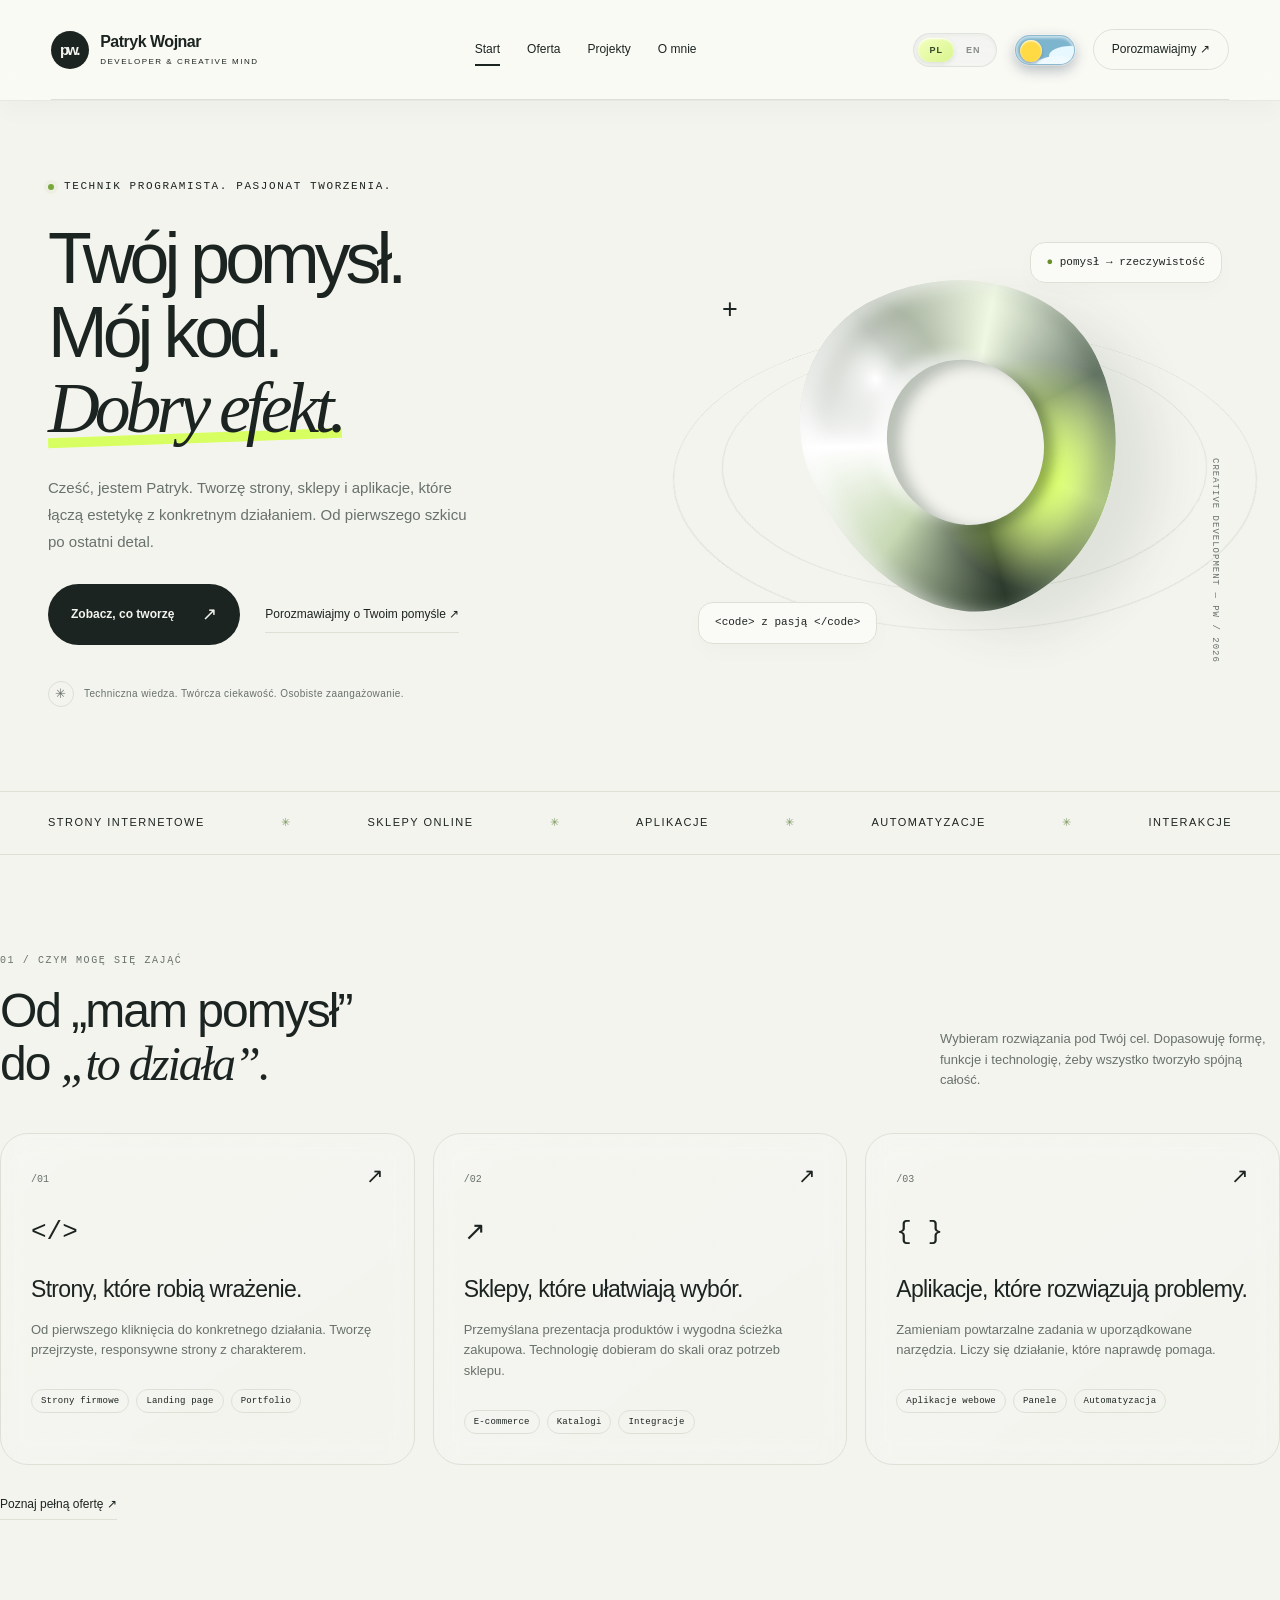
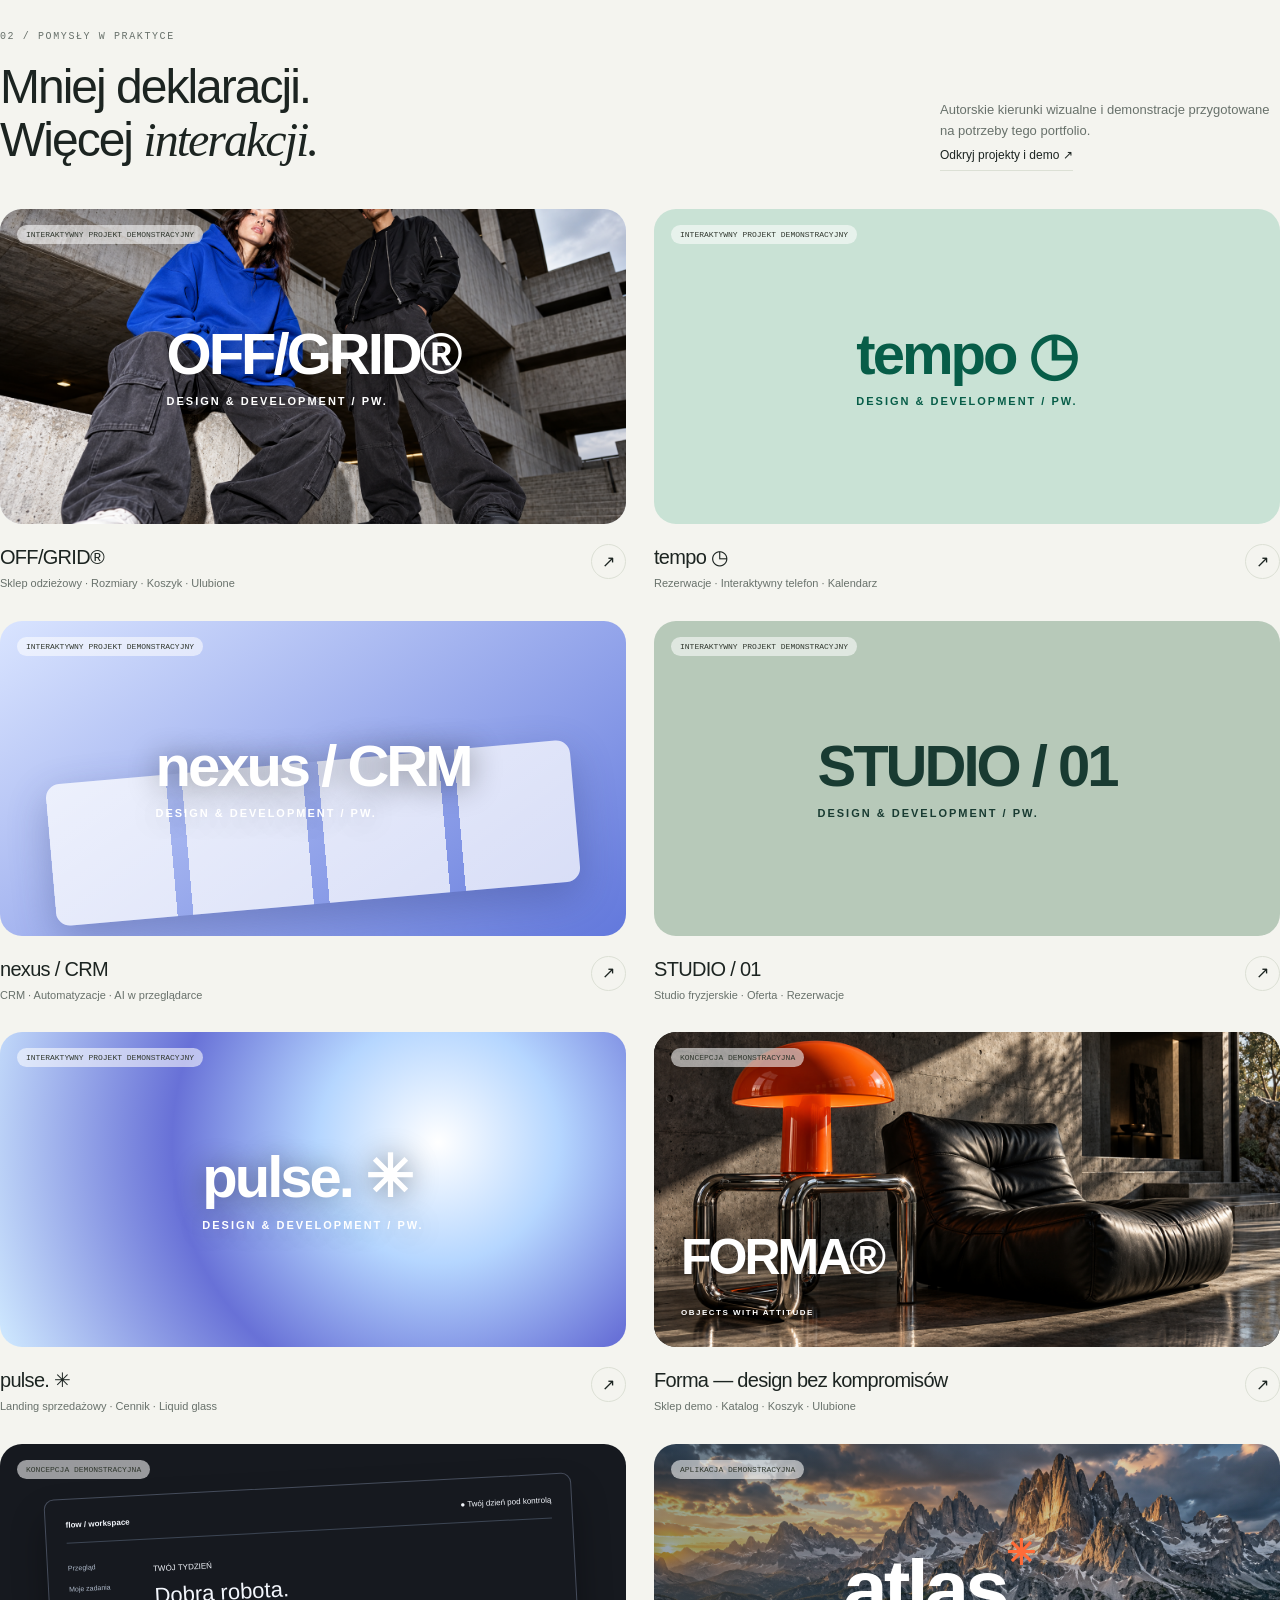
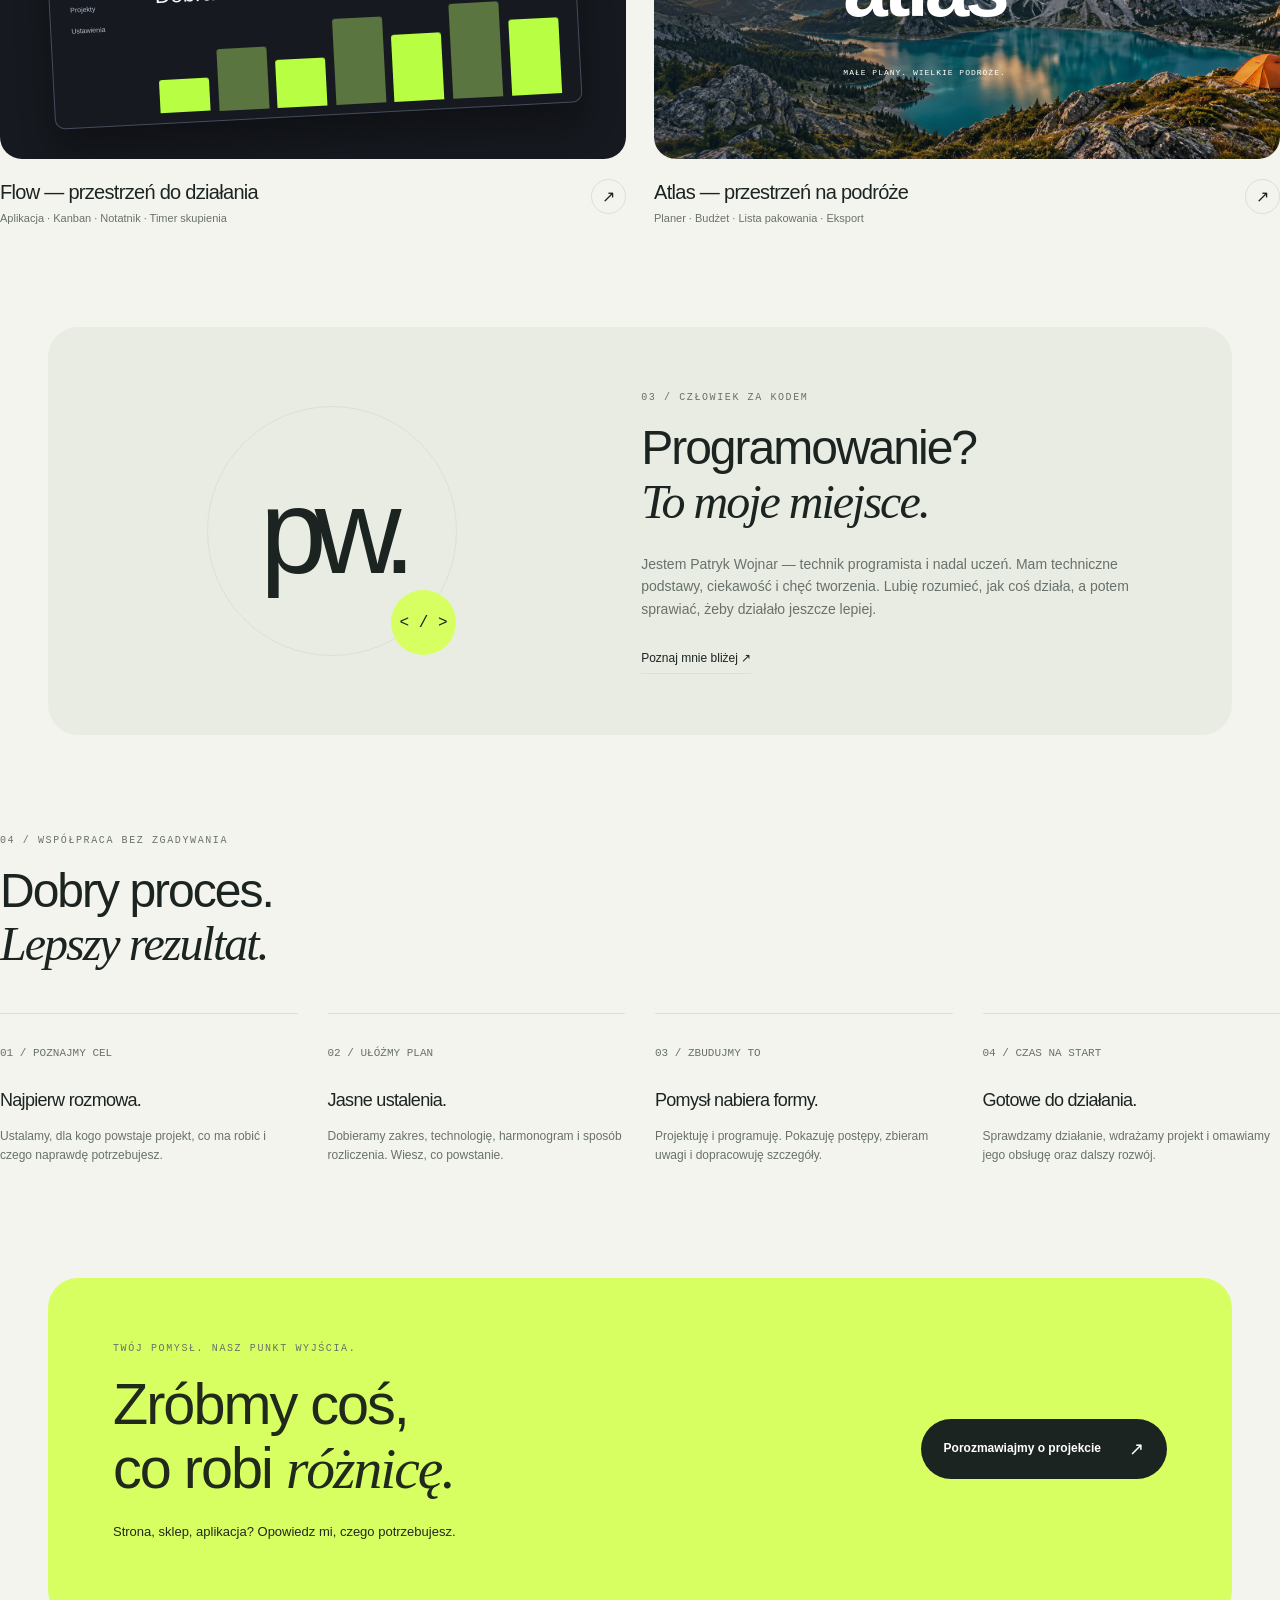
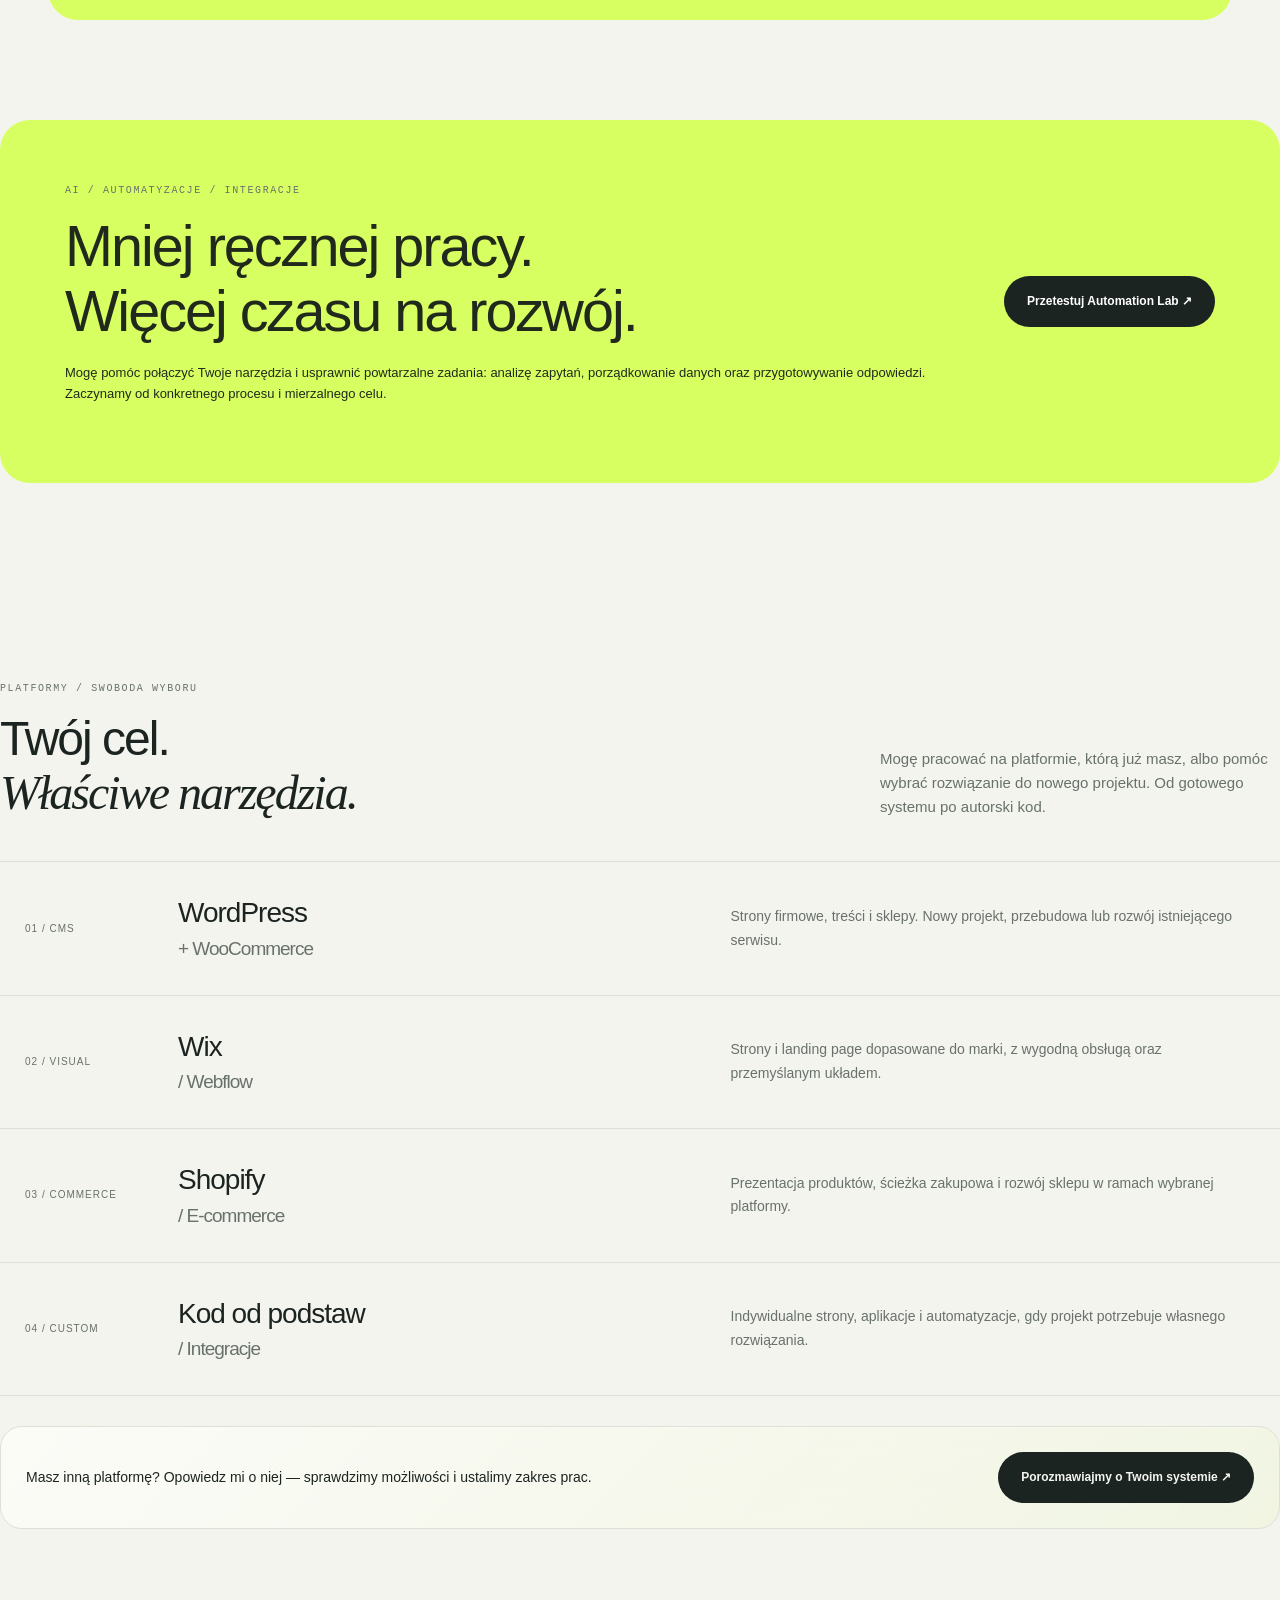
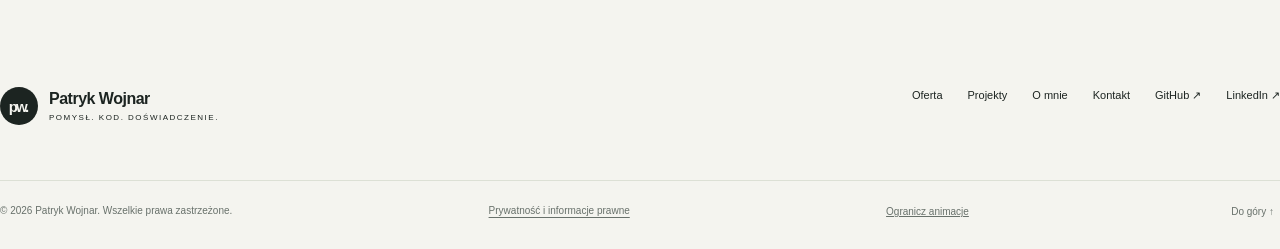
<file: index.html>
<!doctype html><html lang="pl"><head><meta charset="UTF-8"><meta name="viewport" content="width=device-width,initial-scale=1"><meta name="theme-color" content="#f4f4ef"><title>Patryk Wojnar — programista | Strony, sklepy i aplikacje</title><meta name="description" content="Patryk Wojnar — technik programista, uczeń i pasjonat. Strony internetowe, sklepy, aplikacje i interaktywne doświadczenia. Porozmawiajmy o Twoim projekcie."><meta property="og:title" content="Patryk Wojnar — programista | Strony, sklepy i aplikacje"><meta property="og:description" content="Twój pomysł. Mój kod. Dobry efekt. Poznaj moje portfolio i porozmawiajmy o Twoim projekcie."><meta property="og:type" content="website"><meta property="og:locale" content="pl_PL"><link rel="icon" href="assets/favicon.svg" type="image/svg+xml"><link rel="stylesheet" href="assets/style.css"><script type="application/ld+json">{"@context": "https://schema.org", "@type": "Person", "name": "Patryk Wojnar", "jobTitle": "Technik programista", "email": "patrykwojnar001@gmail.com", "telephone": "+48502317200", "sameAs": ["https://github.com/patrykwojnar01", "https://www.linkedin.com/in/patryk-wojnar-71746a39a/"]}</script><script src="assets/app.js" defer></script><script src="prace/shared/translations.js" defer></script><script src="prace/shared/i18n.js" defer></script><link rel="stylesheet" href="prace/shared/language.css"></head><body><a class="skip" href="#main">Przejdź do treści</a><header class="container"><nav class="nav" aria-label="Nawigacja główna"><a class="brand" href="index.html"><span class="brand-mark">pw.</span><span>Patryk Wojnar<small>DEVELOPER & CREATIVE MIND</small></span></a><div class="nav-links" id="nav-links"><a href="index.html" aria-current="page">Start</a><a href="oferta.html">Oferta</a><a href="projekty.html">Projekty</a><a href="o-mnie.html">O mnie</a><a href="kontakt.html" class="mobile-contact">Kontakt</a></div><div class="nav-end"><button class="theme" type="button" role="switch" aria-checked="false" aria-label="Tryb ciemny" title="Zmień motyw"></button><a class="nav-contact" href="kontakt.html">Porozmawiajmy ↗</a><button class="menu-button" aria-expanded="false" aria-controls="nav-links">Menu +</button></div></nav></header><main id="main"><section class="container hero"><div><div class="eyebrow"><span class="status-dot"></span>TECHNIK PROGRAMISTA. PASJONAT TWORZENIA.</div><h1>Twój pomysł.<br>Mój kod.<br><span class="serif">Dobry efekt.</span></h1><p class="hero-copy">Cześć, jestem Patryk. Tworzę strony, sklepy i aplikacje, które łączą estetykę z konkretnym działaniem. Od pierwszego szkicu po ostatni detal.</p><div class="actions"><a class="button" href="projekty.html">Zobacz, co tworzę <span class="arrow">↗</span></a><a class="text-link" href="kontakt.html">Porozmawiajmy o Twoim pomyśle ↗</a></div><div class="hero-note"><span>✳</span>Techniczna wiedza. Twórcza ciekawość. Osobiste zaangażowanie.</div></div><div class="visual" aria-hidden="true"><div class="orbital"></div><div class="orbital second"></div><div class="liquid"></div><span class="cross">+</span><div class="float-label top"><b>●</b> pomysł → rzeczywistość</div><div class="float-label bottom">&lt;code&gt; z pasją &lt;/code&gt;</div><span class="visual-caption">CREATIVE DEVELOPMENT — PW / 2026</span></div></section><div class="ticker"><div class="container ticker-inner"><span>STRONY INTERNETOWE</span><i>✳</i><span>SKLEPY ONLINE</span><i>✳</i><span>APLIKACJE</span><i>✳</i><span>AUTOMATYZACJE</span><i>✳</i><span>INTERAKCJE</span></div></div><section class="container section"><div class="section-head reveal"><div><div class="section-tag">01 / CZYM MOGĘ SIĘ ZAJĄĆ</div><h2>Od „mam pomysł”<br>do <span class="serif">„to działa”.</span></h2></div><p>Wybieram rozwiązania pod Twój cel. Dopasowuję formę, funkcje i technologię, żeby wszystko tworzyło spójną całość.</p></div><div class="services-grid"><article class="service-card reveal"><span class="card-number">/01</span><span class="corner">↗</span><div class="service-icon" aria-hidden="true">&lt;/&gt;</div><h3>Strony, które robią wrażenie.</h3><p>Od pierwszego kliknięcia do konkretnego działania. Tworzę przejrzyste, responsywne strony z charakterem.</p><div class="tags"><span class="tag">Strony firmowe</span><span class="tag">Landing page</span><span class="tag">Portfolio</span></div><a href="oferta.html" aria-label="Strony, które robią wrażenie."></a></article><article class="service-card reveal"><span class="card-number">/02</span><span class="corner">↗</span><div class="service-icon" aria-hidden="true">↗</div><h3>Sklepy, które ułatwiają wybór.</h3><p>Przemyślana prezentacja produktów i wygodna ścieżka zakupowa. Technologię dobieram do skali oraz potrzeb sklepu.</p><div class="tags"><span class="tag">E-commerce</span><span class="tag">Katalogi</span><span class="tag">Integracje</span></div><a href="oferta.html" aria-label="Sklepy, które ułatwiają wybór."></a></article><article class="service-card reveal"><span class="card-number">/03</span><span class="corner">↗</span><div class="service-icon" aria-hidden="true">{ }</div><h3>Aplikacje, które rozwiązują problemy.</h3><p>Zamieniam powtarzalne zadania w uporządkowane narzędzia. Liczy się działanie, które naprawdę pomaga.</p><div class="tags"><span class="tag">Aplikacje webowe</span><span class="tag">Panele</span><span class="tag">Automatyzacja</span></div><a href="oferta.html" aria-label="Aplikacje, które rozwiązują problemy."></a></article></div><div style="margin-top:25px"><a class="text-link" href="oferta.html">Poznaj pełną ofertę ↗</a></div></section><section class="container section" style="padding-top:15px"><div class="section-head reveal"><div><div class="section-tag">02 / POMYSŁY W PRAKTYCE</div><h2>Mniej deklaracji.<br>Więcej <span class="serif">interakcji.</span></h2></div><div><p>Autorskie kierunki wizualne i demonstracje przygotowane na potrzeby tego portfolio.</p><a class="text-link" href="projekty.html">Odkryj projekty i demo ↗</a></div></div><div class="projects"><article class="project reveal" data-category="web"><a href="prace/offgrid/index.html"><div class="project-visual new-preview offgrid-preview"><span class="demo-badge">INTERAKTYWNY PROJEKT DEMONSTRACYJNY</span><img src="prace/shared/media/fashion.png" alt="OFF/GRID®" loading="lazy"><div class="new-word">OFF/GRID®<small>DESIGN & DEVELOPMENT / PW.</small></div></div><div class="project-info"><div><h3>OFF/GRID®</h3><p>Sklep odzieżowy · Rozmiary · Koszyk · Ulubione</p></div><span class="round-arrow">↗</span></div></a></article><article class="project reveal" data-category="app"><a href="prace/tempo/index.html"><div class="project-visual new-preview tempo-preview"><span class="demo-badge">INTERAKTYWNY PROJEKT DEMONSTRACYJNY</span><div class="new-word">tempo ◷<small>DESIGN & DEVELOPMENT / PW.</small></div></div><div class="project-info"><div><h3>tempo ◷</h3><p>Rezerwacje · Interaktywny telefon · Kalendarz</p></div><span class="round-arrow">↗</span></div></a></article><article class="project reveal" data-category="app"><a href="prace/nexus/index.html"><div class="project-visual new-preview nexus-preview"><span class="demo-badge">INTERAKTYWNY PROJEKT DEMONSTRACYJNY</span><div class="new-word">nexus / CRM<small>DESIGN & DEVELOPMENT / PW.</small></div></div><div class="project-info"><div><h3>nexus / CRM</h3><p>CRM · Automatyzacje · AI w przeglądarce</p></div><span class="round-arrow">↗</span></div></a></article><article class="project reveal" data-category="web"><a href="prace/studio/index.html"><div class="project-visual new-preview studio-preview"><span class="demo-badge">INTERAKTYWNY PROJEKT DEMONSTRACYJNY</span><div class="new-word">STUDIO / 01<small>DESIGN & DEVELOPMENT / PW.</small></div></div><div class="project-info"><div><h3>STUDIO / 01</h3><p>Studio fryzjerskie · Oferta · Rezerwacje</p></div><span class="round-arrow">↗</span></div></a></article><article class="project reveal" data-category="web"><a href="prace/pulse/index.html"><div class="project-visual new-preview pulse-preview"><span class="demo-badge">INTERAKTYWNY PROJEKT DEMONSTRACYJNY</span><div class="new-word">pulse. ✳<small>DESIGN & DEVELOPMENT / PW.</small></div></div><div class="project-info"><div><h3>pulse. ✳</h3><p>Landing sprzedażowy · Cennik · Liquid glass</p></div><span class="round-arrow">↗</span></div></a></article><article class="project reveal" data-category="web"><a href="prace/forma/index.html"><div class="project-visual"><span class="demo-badge">KONCEPCJA DEMONSTRACYJNA</span><img class="project-cover-photo" src="prace/shared/media/store-hero.png" alt="Forma — sklep z wyrazistym designem" loading="lazy"><div class="project-cover-word">FORMA®<small>OBJECTS WITH ATTITUDE</small></div></div><div class="project-info"><div><h3>Forma — design bez kompromisów</h3><p>Sklep demo · Katalog · Koszyk · Ulubione</p></div><span class="round-arrow">↗</span></div></a></article><article class="project reveal" data-category="app"><a href="prace/flow/index.html"><div class="project-visual green"><span class="demo-badge">KONCEPCJA DEMONSTRACYJNA</span><div class="mock-dashboard" aria-hidden="true"><div class="mock-top"><b>flow / workspace</b><span>● Twój dzień pod kontrolą</span></div><div class="dashboard-body"><div class="mock-sidebar">Przegląd<br>Moje zadania<br>Projekty<br>Ustawienia</div><div class="mock-chart"><small style="font-size:8px">TWÓJ TYDZIEŃ</small><h4>Dobra robota.</h4><div class="chart"><i style="height:35%"></i><i style="height:65%"></i><i style="height:50%"></i><i style="height:90%"></i><i style="height:70%"></i><i style="height:100%"></i><i style="height:80%"></i></div></div></div></div></div><div class="project-info"><div><h3>Flow — przestrzeń do działania</h3><p>Aplikacja · Kanban · Notatnik · Timer skupienia</p></div><span class="round-arrow">↗</span></div></a></article><article class="project reveal" data-category="app"><a href="prace/atlas/index.html"><div class="project-visual atlas-preview"><span class="demo-badge">APLIKACJA DEMONSTRACYJNA</span><div class="atlas-preview-sun"></div><div class="atlas-preview-mountain"></div><div class="atlas-preview-type">atlas<span>✳</span><small>MAŁE PLANY. WIELKIE PODRÓŻE.</small></div></div><div class="project-info"><div><h3>Atlas — przestrzeń na podróże</h3><p>Planer · Budżet · Lista pakowania · Eksport</p></div><span class="round-arrow">↗</span></div></a></article></div></section><section class="container"><div class="about-strip reveal"><div class="about-monogram" aria-hidden="true">pw.</div><div><div class="section-tag">03 / CZŁOWIEK ZA KODEM</div><h2>Programowanie?<br><span class="serif">To moje miejsce.</span></h2><p>Jestem Patryk Wojnar — technik programista i nadal uczeń. Mam techniczne podstawy, ciekawość i chęć tworzenia. Lubię rozumieć, jak coś działa, a potem sprawiać, żeby działało jeszcze lepiej.</p><a class="text-link" href="o-mnie.html">Poznaj mnie bliżej ↗</a></div></div></section><section class="container section"><div class="section-head reveal"><div><div class="section-tag">04 / WSPÓŁPRACA BEZ ZGADYWANIA</div><h2>Dobry proces.<br><span class="serif">Lepszy rezultat.</span></h2></div></div><div class="process"><div class="process-item reveal"><span>01 / POZNAJMY CEL</span><h3>Najpierw rozmowa.</h3><p>Ustalamy, dla kogo powstaje projekt, co ma robić i czego naprawdę potrzebujesz.</p></div><div class="process-item reveal"><span>02 / UŁÓŻMY PLAN</span><h3>Jasne ustalenia.</h3><p>Dobieramy zakres, technologię, harmonogram i sposób rozliczenia. Wiesz, co powstanie.</p></div><div class="process-item reveal"><span>03 / ZBUDUJMY TO</span><h3>Pomysł nabiera formy.</h3><p>Projektuję i programuję. Pokazuję postępy, zbieram uwagi i dopracowuję szczegóły.</p></div><div class="process-item reveal"><span>04 / CZAS NA START</span><h3>Gotowe do działania.</h3><p>Sprawdzamy działanie, wdrażamy projekt i omawiamy jego obsługę oraz dalszy rozwój.</p></div></div></section><section class="container"><div class="cta reveal"><div><div class="section-tag">TWÓJ POMYSŁ. NASZ PUNKT WYJŚCIA.</div><h2>Zróbmy coś,<br>co robi <span class="serif">różnicę.</span></h2><p>Strona, sklep, aplikacja? Opowiedz mi, czego potrzebujesz.</p></div><a class="button" href="kontakt.html">Porozmawiajmy o projekcie <span class="arrow">↗</span></a></div></section><section class="container section"><div class="cta"><div><div class="section-tag">AI / AUTOMATYZACJE / INTEGRACJE</div><h2>Mniej ręcznej pracy.<br>Więcej czasu na rozwój.</h2><p>Mogę pomóc połączyć Twoje narzędzia i usprawnić powtarzalne zadania: analizę zapytań, porządkowanie danych oraz przygotowywanie odpowiedzi. Zaczynamy od konkretnego procesu i mierzalnego celu.</p></div><a class="button" href="prace/nexus/index.html#intake">Przetestuj Automation Lab ↗</a></div></section><section class="container section platform-section" id="platformy"><div class="section-head"><div><div class="section-tag">PLATFORMY / SWOBODA WYBORU</div><h2>Twój cel.<br><span class="serif">Właściwe narzędzia.</span></h2></div><p>Mogę pracować na platformie, którą już masz, albo pomóc wybrać rozwiązanie do nowego projektu. Od gotowego systemu po autorski kod.</p></div><div class="platform-list"><div class="platform-row"><span class="platform-number">01 / CMS</span><h3>WordPress<span> + WooCommerce</span></h3><p>Strony firmowe, treści i sklepy. Nowy projekt, przebudowa lub rozwój istniejącego serwisu.</p></div><div class="platform-row"><span class="platform-number">02 / VISUAL</span><h3>Wix<span> / Webflow</span></h3><p>Strony i landing page dopasowane do marki, z wygodną obsługą oraz przemyślanym układem.</p></div><div class="platform-row"><span class="platform-number">03 / COMMERCE</span><h3>Shopify<span> / E-commerce</span></h3><p>Prezentacja produktów, ścieżka zakupowa i rozwój sklepu w ramach wybranej platformy.</p></div><div class="platform-row"><span class="platform-number">04 / CUSTOM</span><h3>Kod od podstaw<span> / Integracje</span></h3><p>Indywidualne strony, aplikacje i automatyzacje, gdy projekt potrzebuje własnego rozwiązania.</p></div></div><div class="platform-bottom"><p>Masz inną platformę? Opowiedz mi o niej — sprawdzimy możliwości i ustalimy zakres prac.</p><a class="button" href="kontakt.html">Porozmawiajmy o Twoim systemie ↗</a></div></section></main><footer class="container footer"><div class="footer-top"><a class="brand" href="index.html"><span class="brand-mark">pw.</span><span>Patryk Wojnar<small>POMYSŁ. KOD. DOŚWIADCZENIE.</small></span></a><div class="footer-links"><a href="oferta.html">Oferta</a><a href="projekty.html">Projekty</a><a href="o-mnie.html">O mnie</a><a href="kontakt.html">Kontakt</a><a href="https://github.com/patrykwojnar01" target="_blank" rel="noopener noreferrer">GitHub ↗</a><a href="https://www.linkedin.com/in/patryk-wojnar-71746a39a/" target="_blank" rel="noopener noreferrer">LinkedIn ↗</a></div></div><div class="footer-bottom"><span>© <span data-year>2026</span> Patryk Wojnar. Wszelkie prawa zastrzeżone.</span><a href="prywatnosc.html">Prywatność i informacje prawne</a><button class="motion-toggle" aria-pressed="false">Ogranicz animacje</button><button class="back-top">Do góry ↑</button></div></footer></body></html>
</file>
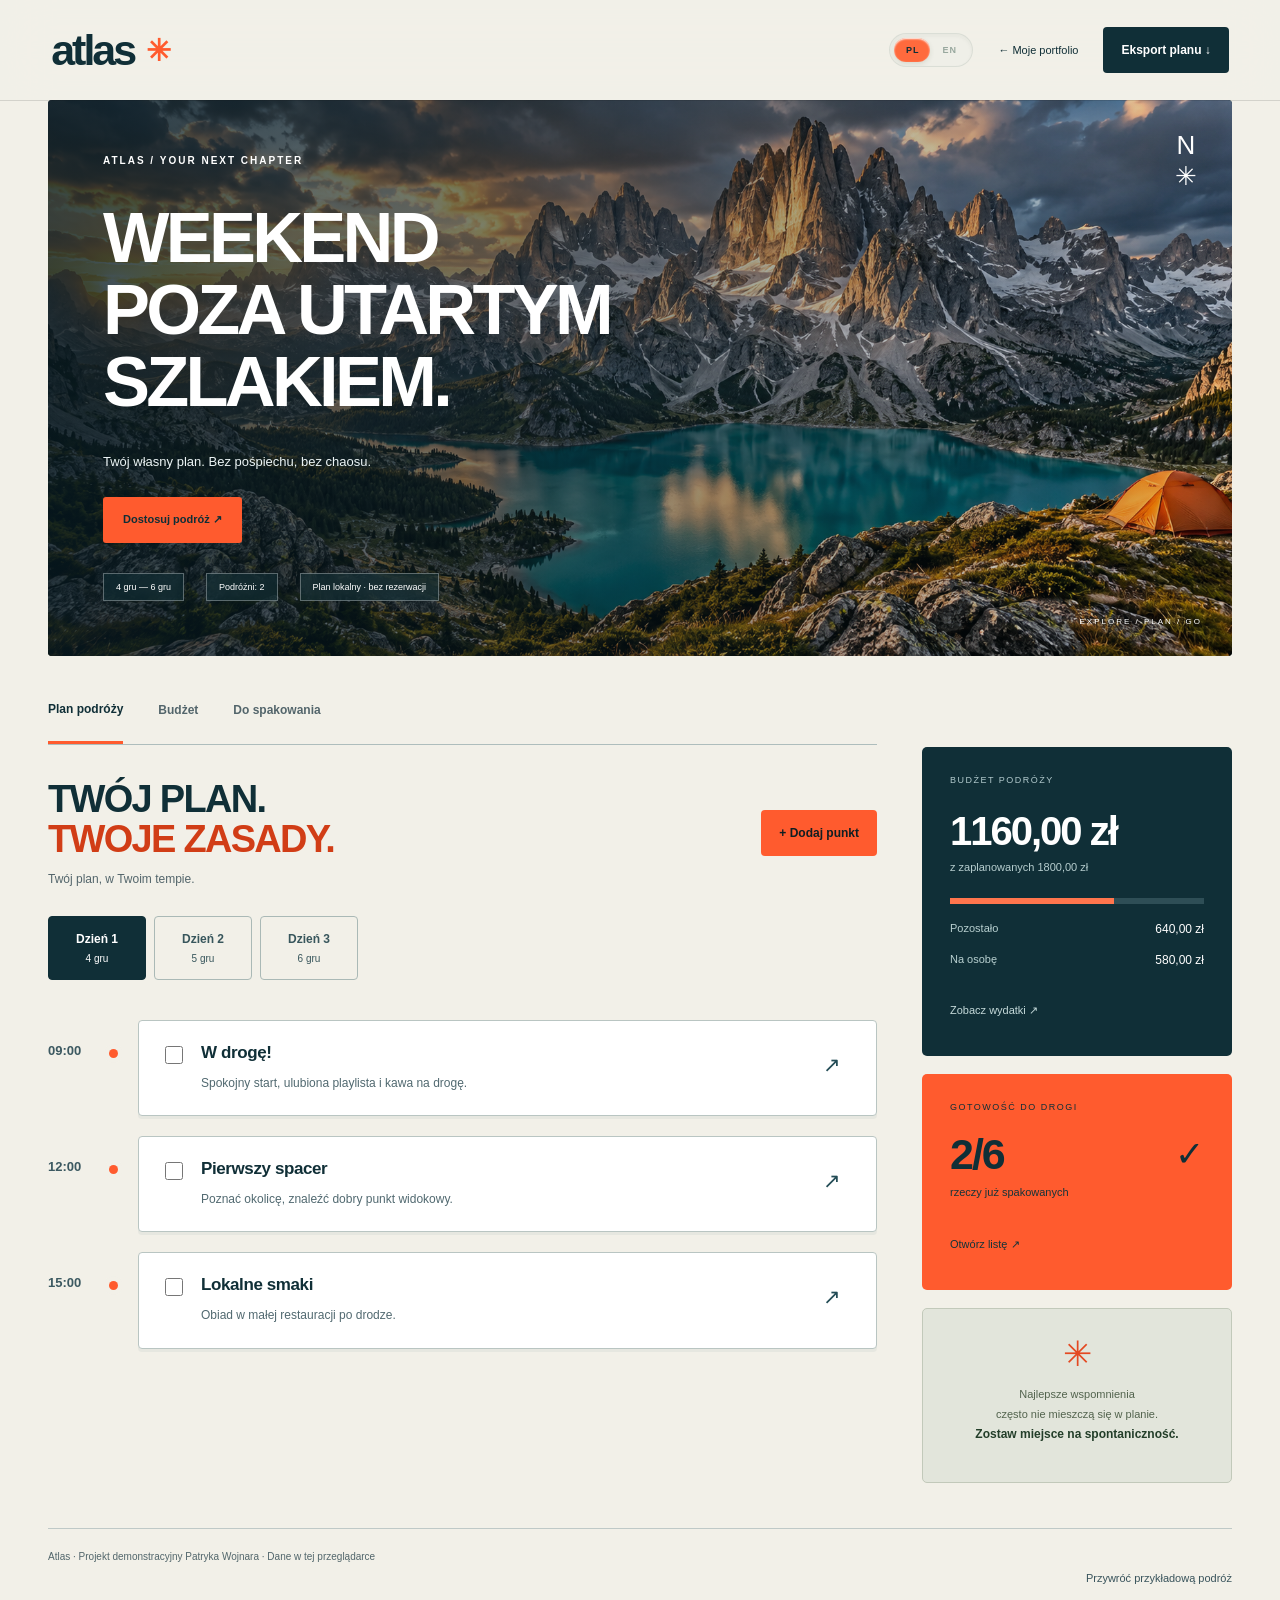
<file: prace/atlas/index.html>
<!doctype html><html lang="pl"><head><meta charset="utf-8"><meta name="viewport" content="width=device-width,initial-scale=1"><title>Atlas — małe plany, wielkie podróże</title><link rel="stylesheet" href="../shared/base.css"><link rel="stylesheet" href="style.css"><script src="../shared/core.js" defer></script><script src="../shared/common.js" defer></script><script src="app.js" defer></script><script src="../shared/translations.js" defer></script><script src="../shared/i18n.js" defer></script><link rel="stylesheet" href="../shared/language.css"></head><body><header class="wrap navigation"><a class="logo" href="index.html">atlas<span>✳</span></a><div class="nav-right"><a class="back-portfolio" href="../../projekty.html">← Moje portfolio</a><button class="btn secondary" id="export">Eksport planu ↓</button></div></header><main class="wrap"><section class="trip-hero"><div class="hero-content"><div class="eyebrow">ATLAS / YOUR NEXT CHAPTER</div><h1 id="trip-name">Weekend poza<br><em>utartym szlakiem.</em></h1><p id="trip-description">Trzy dni. Mnóstwo możliwości. Wszystko w jednym planie.</p><button class="edit-trip" id="edit-trip">Dostosuj podróż ↗</button><div class="trip-meta"><span id="trip-dates"></span><span id="trip-people"></span><span>Plan lokalny · bez rezerwacji</span></div></div><div class="landscape" aria-hidden="true"><img src="../shared/media/travel-hero.png" alt="" fetchpriority="high"><div class="landscape-shade"></div><span class="landscape-note">EXPLORE / PLAN / GO</span><span class="compass">N<br>✳</span></div></section><div class="app-layout"><section class="planner"><nav class="tabs" aria-label="Sekcje planera"><button class="tab active" data-tab="plan">Plan podróży</button><button class="tab" data-tab="budget">Budżet</button><button class="tab" data-tab="packing">Do spakowania</button></nav><div id="plan-view"><div class="view-title"><div><h2>TWÓJ PLAN.<br><em>TWOJE ZASADY.</em></h2><p>Twój plan, w Twoim tempie.</p></div><button class="btn" id="new-activity">+ Dodaj punkt</button></div><div class="days" id="days"></div><div class="timeline" id="timeline"></div></div><div id="budget-view" hidden><div class="view-title"><div><h2>TRZYMAJ BUDŻET.<br><em>ZBIERAJ WRAŻENIA.</em></h2><p>Wydatki warto mieć pod kontrolą.</p></div><button class="btn" id="new-expense">+ Dodaj wydatek</button></div><div class="expense-list" id="expense-list"></div></div><div id="packing-view" hidden><div class="view-title"><div><h2>GOTOWOŚĆ<br><em>DO STARTU.</em></h2><p>Lista, która pomaga spokojnie wyjść z domu.</p></div></div><form class="packing-form" id="packing-form"><input name="item" placeholder="Dodaj rzecz do spakowania…" aria-label="Rzecz do spakowania" required maxlength="100"><button class="btn">Dodaj +</button></form><div id="packing-list"></div></div></section><aside class="summary"><div class="summary-card"><div class="eyebrow">BUDŻET PODRÓŻY</div><div class="budget-value" id="spent">0 zł</div><p id="budget-limit"></p><div class="budget-track"><div id="budget-bar"></div></div><div class="budget-bottom"><span>Pozostało</span><b id="remaining"></b></div><div class="budget-bottom"><span>Na osobę</span><b id="per-person"></b></div><button class="summary-link" id="budget-link">Zobacz wydatki ↗</button></div><div class="summary-card packing-summary"><div class="eyebrow">GOTOWOŚĆ DO DROGI</div><div class="packing-progress"><span id="packing-progress">0/0</span><i>✓</i></div><p>rzeczy już spakowanych</p><button class="summary-link" id="packing-link">Otwórz listę ↗</button></div><div class="travel-note"><span>✳</span><p>Najlepsze wspomnienia<br>często nie mieszczą się w planie.<br><em>Zostaw miejsce na spontaniczność.</em></p></div></aside></div><footer class="demo-footer"><span>Atlas · Projekt demonstracyjny Patryka Wojnara · Dane w tej przeglądarce</span><button class="summary-link" id="reset">Przywróć przykładową podróż</button></footer></main><dialog id="trip-dialog"><div class="dialog-head"><h2>Twoja podróż</h2><button class="close" data-close aria-label="Zamknij">×</button></div><form id="trip-form"><div class="field"><label for="trip-title-input">Nazwa podróży</label><input id="trip-title-input" name="title" required maxlength="70"></div><div class="form-row"><div class="field"><label for="trip-date">Data rozpoczęcia</label><input type="date" id="trip-date" name="date" required></div><div class="field"><label for="trip-days">Liczba dni (1–14)</label><input type="number" id="trip-days" name="days" min="1" max="14" required></div></div><div class="form-row"><div class="field"><label for="trip-budget">Budżet w PLN</label><input type="number" id="trip-budget" name="budget" min="1" max="1000000" step=".01" required></div><div class="field"><label for="trip-travelers">Liczba podróżnych</label><input type="number" id="trip-travelers" name="people" min="1" max="50" required></div></div><p class="tiny">Skrócenie podróży przeniesie punkty z usuwanych dni na ostatni dostępny dzień.</p><button class="btn">Zapisz podróż</button></form></dialog><dialog id="activity-dialog"><div class="dialog-head"><h2 id="activity-heading">Nowy punkt planu</h2><button class="close" data-close aria-label="Zamknij">×</button></div><form id="activity-form"><input type="hidden" name="id"><div class="field"><label for="activity-title">Co planujesz?</label><input id="activity-title" name="title" required maxlength="100"></div><div class="form-row"><div class="field"><label for="activity-day">Dzień</label><select id="activity-day" name="day"></select></div><div class="field"><label for="activity-time">Godzina</label><input type="time" id="activity-time" name="time" required></div></div><div class="field"><label for="activity-note">Notatka lub miejsce</label><textarea id="activity-note" name="note" maxlength="1000"></textarea></div><div class="actions"><button class="btn">Zapisz punkt</button><button class="btn danger" type="button" id="delete-activity" hidden>Usuń punkt</button></div></form></dialog><dialog id="expense-dialog"><div class="dialog-head"><h2>Nowy wydatek</h2><button class="close" data-close aria-label="Zamknij">×</button></div><form id="expense-form"><div class="field"><label for="expense-title">Opis wydatku</label><input id="expense-title" name="title" required maxlength="100"></div><div class="form-row"><div class="field"><label for="expense-amount">Kwota w PLN</label><input type="number" id="expense-amount" name="amount" min=".01" max="1000000" step=".01" required></div><div class="field"><label for="expense-category">Kategoria</label><select id="expense-category" name="category"><option>Transport</option><option>Nocleg</option><option>Jedzenie</option><option>Atrakcje</option><option>Inne</option></select></div></div><button class="btn">Zapisz wydatek</button></form></dialog></body></html>
</file>
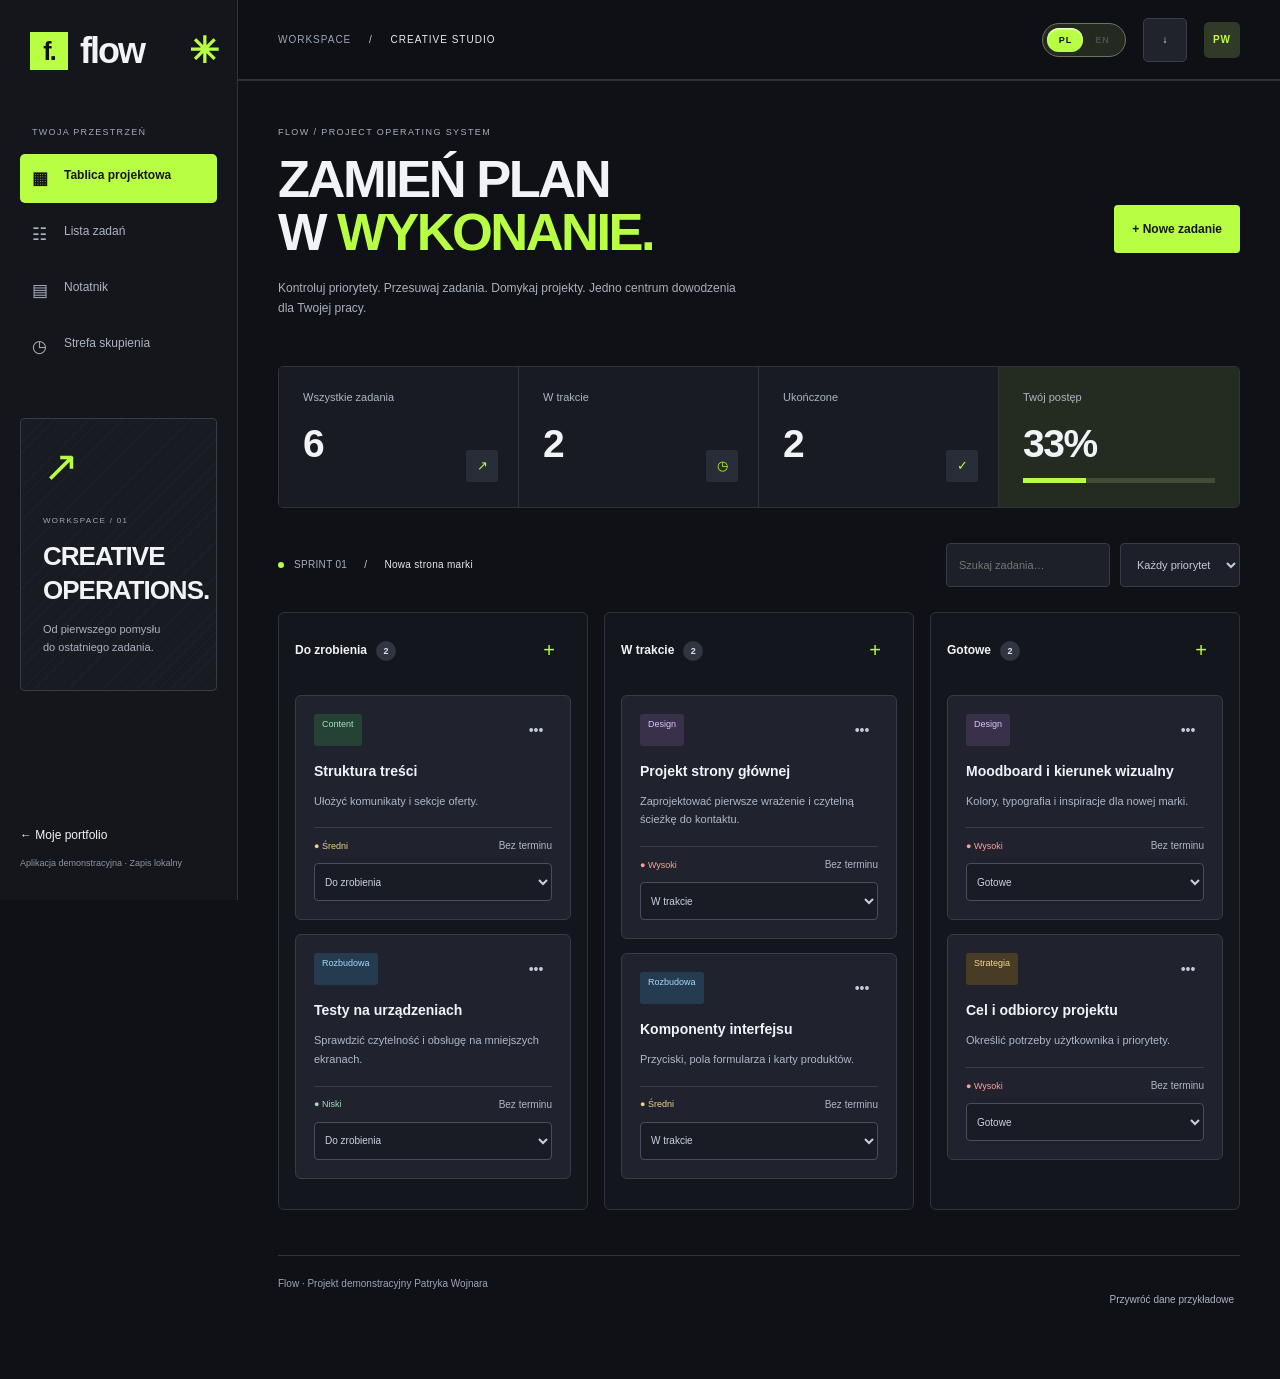
<file: prace/flow/index.html>
<!doctype html><html lang="pl"><head><meta charset="utf-8"><meta name="viewport" content="width=device-width,initial-scale=1"><title>Flow — Twoja przestrzeń do działania</title><link rel="stylesheet" href="../shared/base.css"><link rel="stylesheet" href="style.css"><script src="../shared/core.js" defer></script><script src="../shared/common.js" defer></script><script src="app.js" defer></script><script src="../shared/translations.js" defer></script><script src="../shared/i18n.js" defer></script><link rel="stylesheet" href="../shared/language.css"></head><body><aside class="sidebar"><a class="brand" href="index.html"><span>f.</span> flow<span class="brand-dot">✳</span></a><div class="workspace-label">TWOJA PRZESTRZEŃ</div><nav aria-label="Nawigacja aplikacji"><button class="nav-item active" data-view="board"><span>▦</span> Tablica projektowa</button><button class="nav-item" data-view="list"><span>☷</span> Lista zadań</button><button class="nav-item" data-view="notes"><span>▤</span> Notatnik</button><button class="nav-item" data-view="focus"><span>◷</span> Strefa skupienia</button></nav><div class="sidebar-tip"><span>↗</span><div class="workspace-label">WORKSPACE / 01</div><h3>CREATIVE<br>OPERATIONS.</h3><p>Od pierwszego pomysłu<br>do ostatniego zadania.</p></div><div class="sidebar-bottom"><a href="../../projekty.html">← Moje portfolio</a><span>Aplikacja demonstracyjna · Zapis lokalny</span></div></aside><div class="shell"><header class="topbar"><span>WORKSPACE <span class="slash">/</span> <b>CREATIVE STUDIO</b></span><div class="top-actions"><button class="icon-button" id="export" title="Eksportuj dane" aria-label="Eksportuj dane">↓</button><span class="avatar">PW</span></div></header><main><div class="page-title"><div><div class="eyebrow">FLOW / PROJECT OPERATING SYSTEM</div><h1>ZAMIEŃ PLAN<br>W <em>WYKONANIE.</em></h1><p>Kontroluj priorytety. Przesuwaj zadania. Domykaj projekty. Jedno centrum dowodzenia dla Twojej pracy.</p></div><button class="btn primary" id="new-task">+ Nowe zadanie</button></div><section class="stats" aria-label="Statystyki zadań"><div class="stat"><span>Wszystkie zadania</span><b id="stat-all">0</b><i>↗</i></div><div class="stat"><span>W trakcie</span><b id="stat-doing">0</b><i>◷</i></div><div class="stat"><span>Ukończone</span><b id="stat-done">0</b><i>✓</i></div><div class="stat progress-stat"><span>Twój postęp</span><b id="stat-progress">0%</b><div class="progress-track"><div id="progress-bar"></div></div></div></section><section id="tasks-view"><div class="board-toolbar"><div class="board-name"><span class="live-dot"></span> SPRINT 01 <span class="slash">/</span> <b>Nowa strona marki</b></div><div class="board-controls"><input type="search" id="search" placeholder="Szukaj zadania…" aria-label="Szukaj zadania"><select id="priority-filter" aria-label="Filtruj priorytet"><option value="all">Każdy priorytet</option><option value="high">Wysoki</option><option value="medium">Średni</option><option value="low">Niski</option></select></div></div><div id="task-content"></div></section><section id="notes-view" hidden><div class="notes-header"><div><h2>Pomysły nie lubią czekać.</h2><p>Zapisz je, zanim uciekną. Notatka zapisuje się automatycznie.</p></div><span id="note-state" role="status">Zapis lokalny</span></div><textarea id="notes" aria-label="Twój notatnik" placeholder="Tu zaczyna się kolejny dobry pomysł…" maxlength="50000"></textarea></section><section id="focus-view" hidden><div class="focus-card"><div class="eyebrow">JEDNA RZECZ NARAZ.</div><h2>Czas na <em>skupienie.</em></h2><div class="focus-ring"><div><span id="timer">25:00</span><small id="timer-label">GOTOWY DO STARTU</small></div></div><div class="focus-options"><button class="pill" data-minutes="15" aria-pressed="false">15 min</button><button class="pill" data-minutes="25" aria-pressed="true">25 min</button><button class="pill" data-minutes="50" aria-pressed="false">50 min</button></div><div class="actions"><button class="btn primary" id="timer-start">Rozpocznij sesję</button><button class="btn secondary" id="timer-reset">Od nowa</button></div><p class="tiny">Timer działa w tej karcie. Odświeżenie strony rozpocznie go od nowa.</p></div></section><footer class="demo-footer"><span>Flow · Projekt demonstracyjny Patryka Wojnara</span><button class="reset" id="reset-data">Przywróć dane przykładowe</button></footer></main></div><dialog id="task-dialog"><div class="dialog-head"><h2 id="dialog-title">Nowe zadanie</h2><button class="close" data-close aria-label="Zamknij">×</button></div><form id="task-form"><input type="hidden" name="id"><div class="field"><label for="task-title">Nazwa zadania</label><input id="task-title" name="title" maxlength="120" required placeholder="Co jest do zrobienia?"></div><div class="field"><label for="task-description">Opis</label><textarea id="task-description" name="description" maxlength="3000" placeholder="Szczegóły, kontekst, dobry punkt wyjścia…"></textarea></div><div class="form-row"><div class="field"><label for="task-status">Status</label><select id="task-status" name="status"><option value="todo">Do zrobienia</option><option value="doing">W trakcie</option><option value="done">Gotowe</option></select></div><div class="field"><label for="task-priority">Priorytet</label><select id="task-priority" name="priority"><option value="medium">Średni</option><option value="high">Wysoki</option><option value="low">Niski</option></select></div></div><div class="form-row"><div class="field"><label for="task-date">Termin</label><input type="date" id="task-date" name="date"></div><div class="field"><label for="task-category">Etykieta</label><select name="category" id="task-category"><option>Design</option><option>Development</option><option>Strategia</option><option>Content</option></select></div></div><div class="actions"><button class="btn primary" type="submit">Zapisz zadanie</button><button class="btn danger" id="delete-task" type="button" hidden>Usuń zadanie</button></div></form></dialog></body></html>
</file>
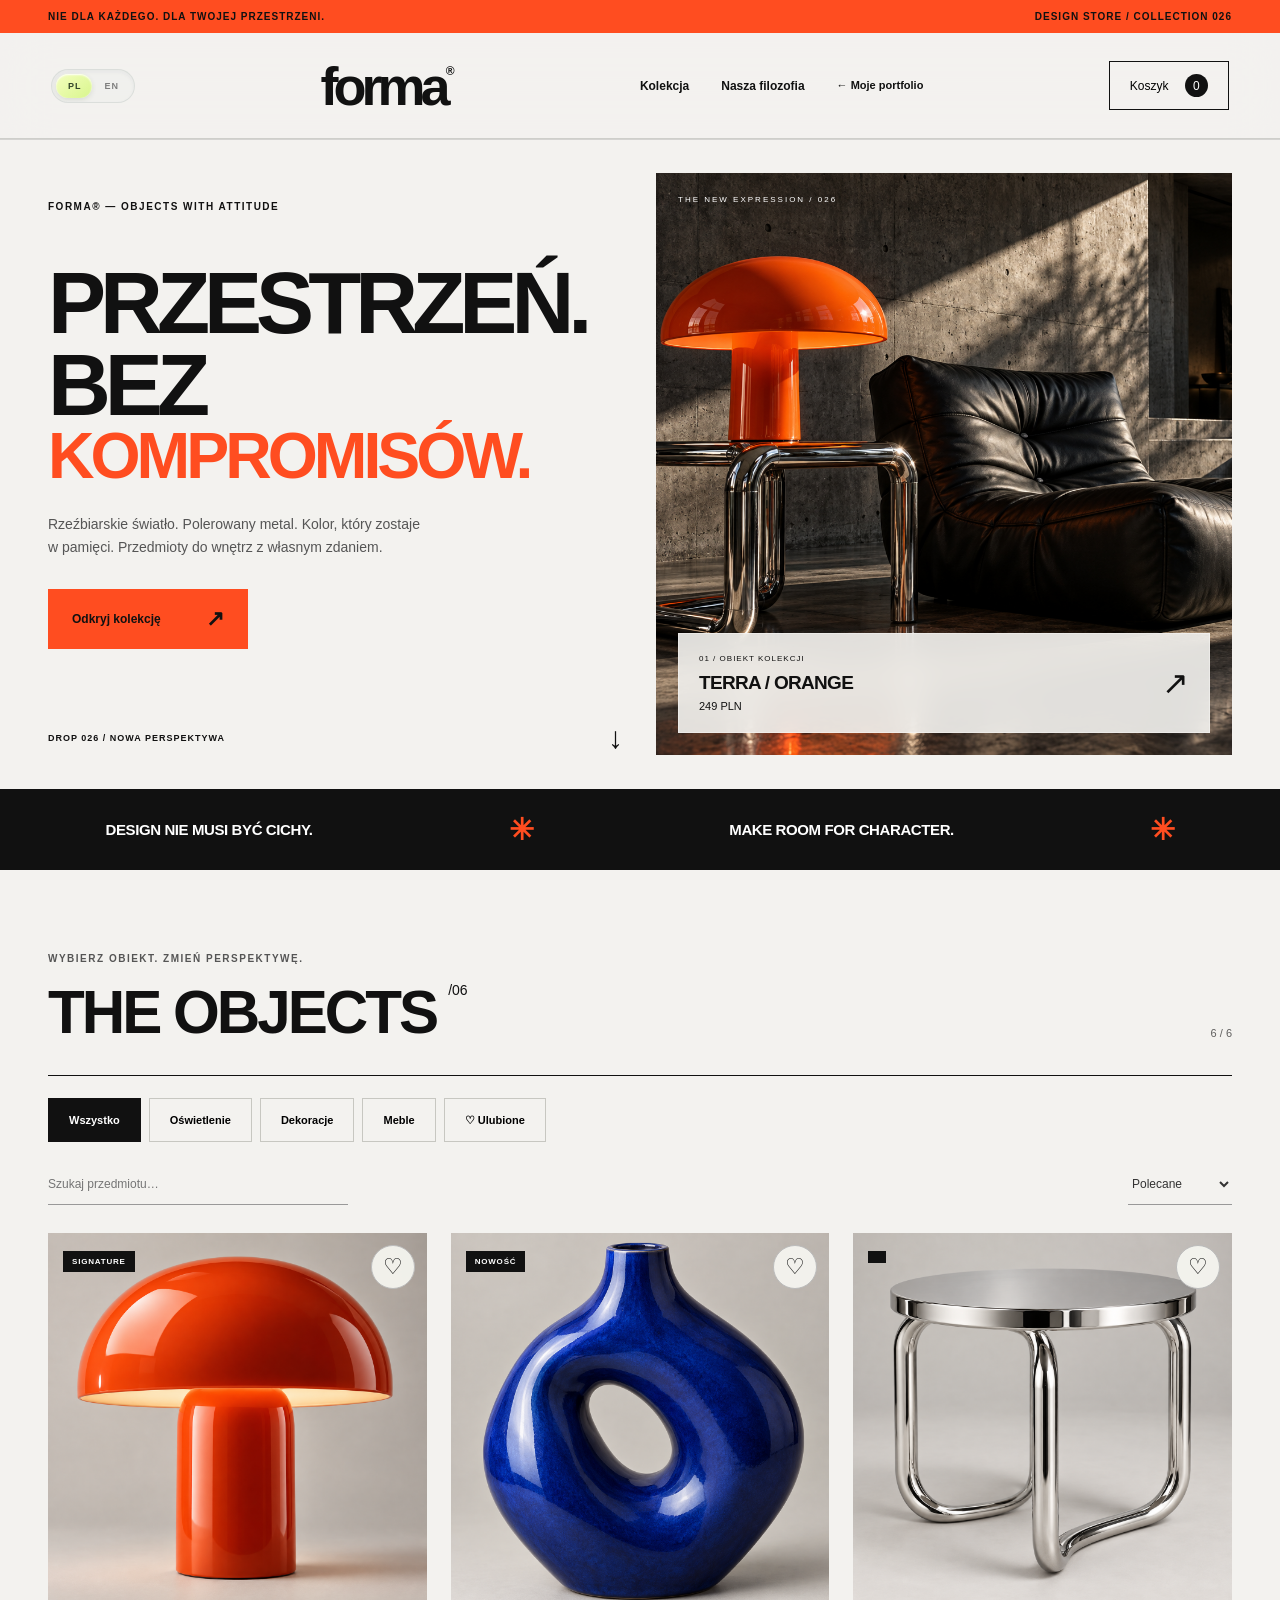
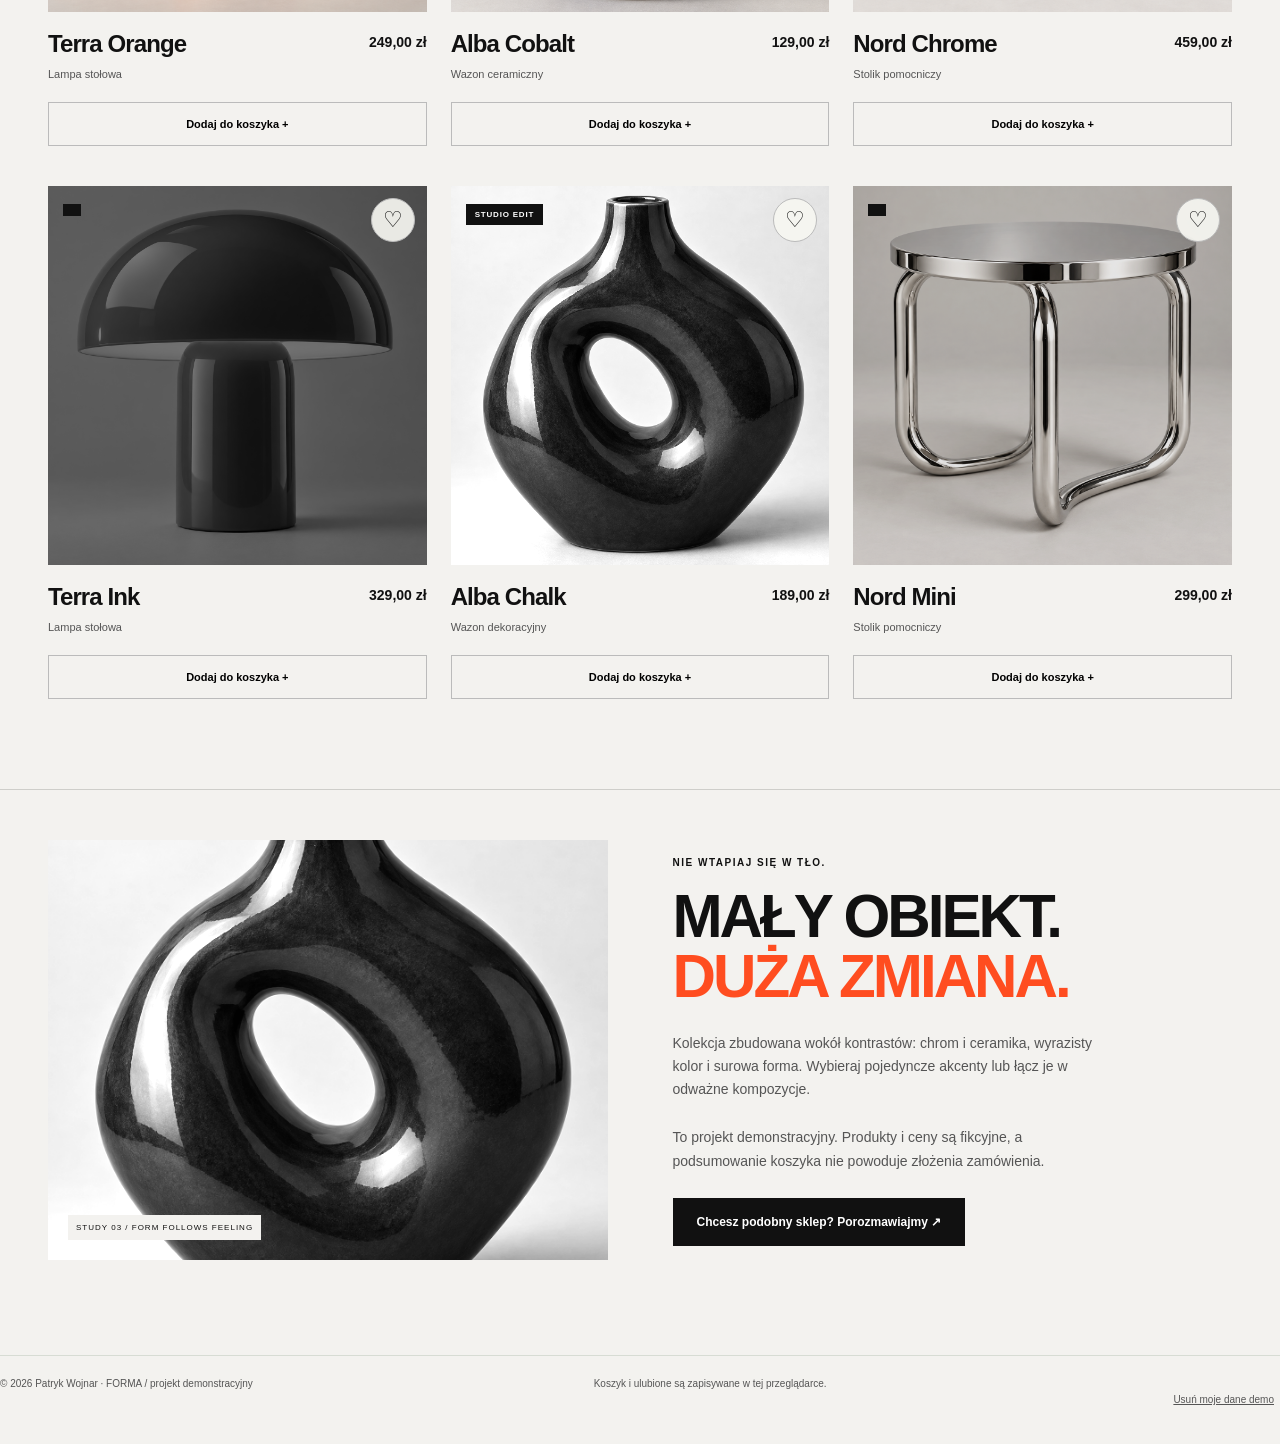
<file: prace/forma/index.html>
<!doctype html><html lang="pl"><head><meta charset="utf-8"><meta name="viewport" content="width=device-width,initial-scale=1"><title>FORMA — przedmioty z charakterem | projekt Patryka Wojnara</title><link rel="stylesheet" href="../shared/base.css"><link rel="stylesheet" href="style.css"><script src="../shared/core.js" defer></script><script src="../shared/common.js" defer></script><script src="app.js" defer></script><script src="../shared/translations.js" defer></script><script src="../shared/i18n.js" defer></script><link rel="stylesheet" href="../shared/language.css"></head><body><div class="topline">NIE DLA KAŻDEGO. DLA TWOJEJ PRZESTRZENI. <span>DESIGN STORE / COLLECTION 026</span></div><header class="wrap nav"><a class="logo" href="index.html">forma<span>®</span></a><nav aria-label="Nawigacja sklepu"><a href="#collection">Kolekcja</a><a href="#story">Nasza filozofia</a><a class="back-portfolio" href="../../projekty.html">← Moje portfolio</a></nav><button class="cart-button" id="open-cart">Koszyk <span id="cart-badge">0</span></button></header><main><section class="wrap hero"><div class="hero-text"><div class="eyebrow">FORMA® — OBJECTS WITH ATTITUDE</div><h1>PRZESTRZEŃ.<br>BEZ <em>KOMPROMISÓW.</em></h1><p>Rzeźbiarskie światło. Polerowany metal. Kolor, który zostaje w pamięci. Przedmioty do wnętrz z własnym zdaniem.</p><a class="btn" href="#collection">Odkryj kolekcję <span>↗</span></a><div class="hero-bottom"><span>DROP 026 / NOWA PERSPEKTYWA</span><a href="#collection" aria-label="Przejdź do kolekcji">↓</a></div></div><div class="hero-art"><img src="../shared/media/store-hero.png" alt="Pomarańczowa lampa i chromowany stolik w ciemnym wnętrzu" fetchpriority="high"><span class="art-label">THE NEW EXPRESSION / 026</span><button class="hero-product" data-detail="terra"><span><small>01 / OBIEKT KOLEKCJI</small><b>TERRA / ORANGE</b><span>249 PLN</span></span><i>↗</i></button></div></section><div class="store-manifesto"><span>DESIGN NIE MUSI BYĆ CICHY.</span><span>✳</span><span>MAKE ROOM FOR CHARACTER.</span><span>✳</span></div><section class="wrap collection" id="collection"><div class="section-title"><div><div class="eyebrow">WYBIERZ OBIEKT. ZMIEŃ PERSPEKTYWĘ.</div><h2>THE OBJECTS<span class="title-index">/06</span></h2></div><span id="result-count" class="tiny"></span></div><div class="toolbar"><div class="categories" role="group" aria-label="Kategoria"><button class="pill" data-category="all" aria-pressed="true">Wszystko</button><button class="pill" data-category="light" aria-pressed="false">Oświetlenie</button><button class="pill" data-category="decor" aria-pressed="false">Dekoracje</button><button class="pill" data-category="furniture" aria-pressed="false">Meble</button><button class="pill" id="favorites" aria-pressed="false">♡ Ulubione</button></div><div class="search-sort"><input id="search" type="search" placeholder="Szukaj przedmiotu…" aria-label="Szukaj produktów"><select id="sort" aria-label="Sortowanie"><option value="featured">Polecane</option><option value="low">Cena: rosnąco</option><option value="high">Cena: malejąco</option><option value="name">Nazwa A–Z</option></select></div></div><div class="products" id="products"></div></section><section class="wrap story" id="story"><div class="story-art"><div id="story-object"></div><span>STUDY 03 / FORM FOLLOWS FEELING</span></div><div class="story-copy"><div class="eyebrow">NIE WTAPIAJ SIĘ W TŁO.</div><h2>MAŁY OBIEKT.<br><em>DUŻA ZMIANA.</em></h2><p>Kolekcja zbudowana wokół kontrastów: chrom i ceramika, wyrazisty kolor i surowa forma. Wybieraj pojedyncze akcenty lub łącz je w odważne kompozycje.</p><p>To projekt demonstracyjny. Produkty i ceny są fikcyjne, a podsumowanie koszyka nie powoduje złożenia zamówienia.</p><a class="btn secondary" href="../../kontakt.html">Chcesz podobny sklep? Porozmawiajmy ↗</a></div></section></main><footer class="wrap demo-footer"><span>© 2026 Patryk Wojnar · FORMA / projekt demonstracyjny</span><span>Koszyk i ulubione są zapisywane w tej przeglądarce.</span><button class="reset-link" id="reset">Usuń moje dane demo</button></footer><dialog id="product-dialog"><div class="dialog-head"><span class="eyebrow">FORMA® / PRODUCT STUDIO</span><button class="close" data-close aria-label="Zamknij">×</button></div><div id="product-detail"></div></dialog><dialog id="cart-dialog"><div class="dialog-head"><h2>Twój <em>wybór.</em></h2><button class="close" data-close aria-label="Zamknij koszyk">×</button></div><div id="cart-items"></div><div id="cart-extra"><div class="promo"><label for="promo">Kod rabatowy demo: FORMA10</label><div><input id="promo" placeholder="Wpisz kod"><button class="btn secondary" id="apply-promo">Zastosuj</button></div><p id="promo-status" role="status" class="tiny"></p></div><div class="field"><label for="shipping">Przykładowy sposób dostawy</label><select id="shipping"><option value="15">Kurier — 15 zł</option><option value="12">Punkt odbioru — 12 zł</option><option value="0">Odbiór osobisty — 0 zł</option></select></div><div id="cart-totals"></div><button class="btn checkout" id="checkout">Zobacz podsumowanie demo ↗</button><p class="tiny">Bez płatności i podawania danych. To symulacja, nie prawdziwy zakup.</p></div></dialog><dialog id="checkout-dialog"><div class="dialog-head"><h2>Dobry wybór.<br><em>To tylko demo.</em></h2><button class="close" data-close aria-label="Zamknij podsumowanie">×</button></div><div id="order-summary"></div><p class="tiny">Nie złożono zamówienia i nie pobrano płatności. Możesz pobrać podsumowanie przykładowego koszyka.</p><button class="btn" id="download-order">Pobierz podsumowanie TXT ↓</button></dialog></body></html>
</file>
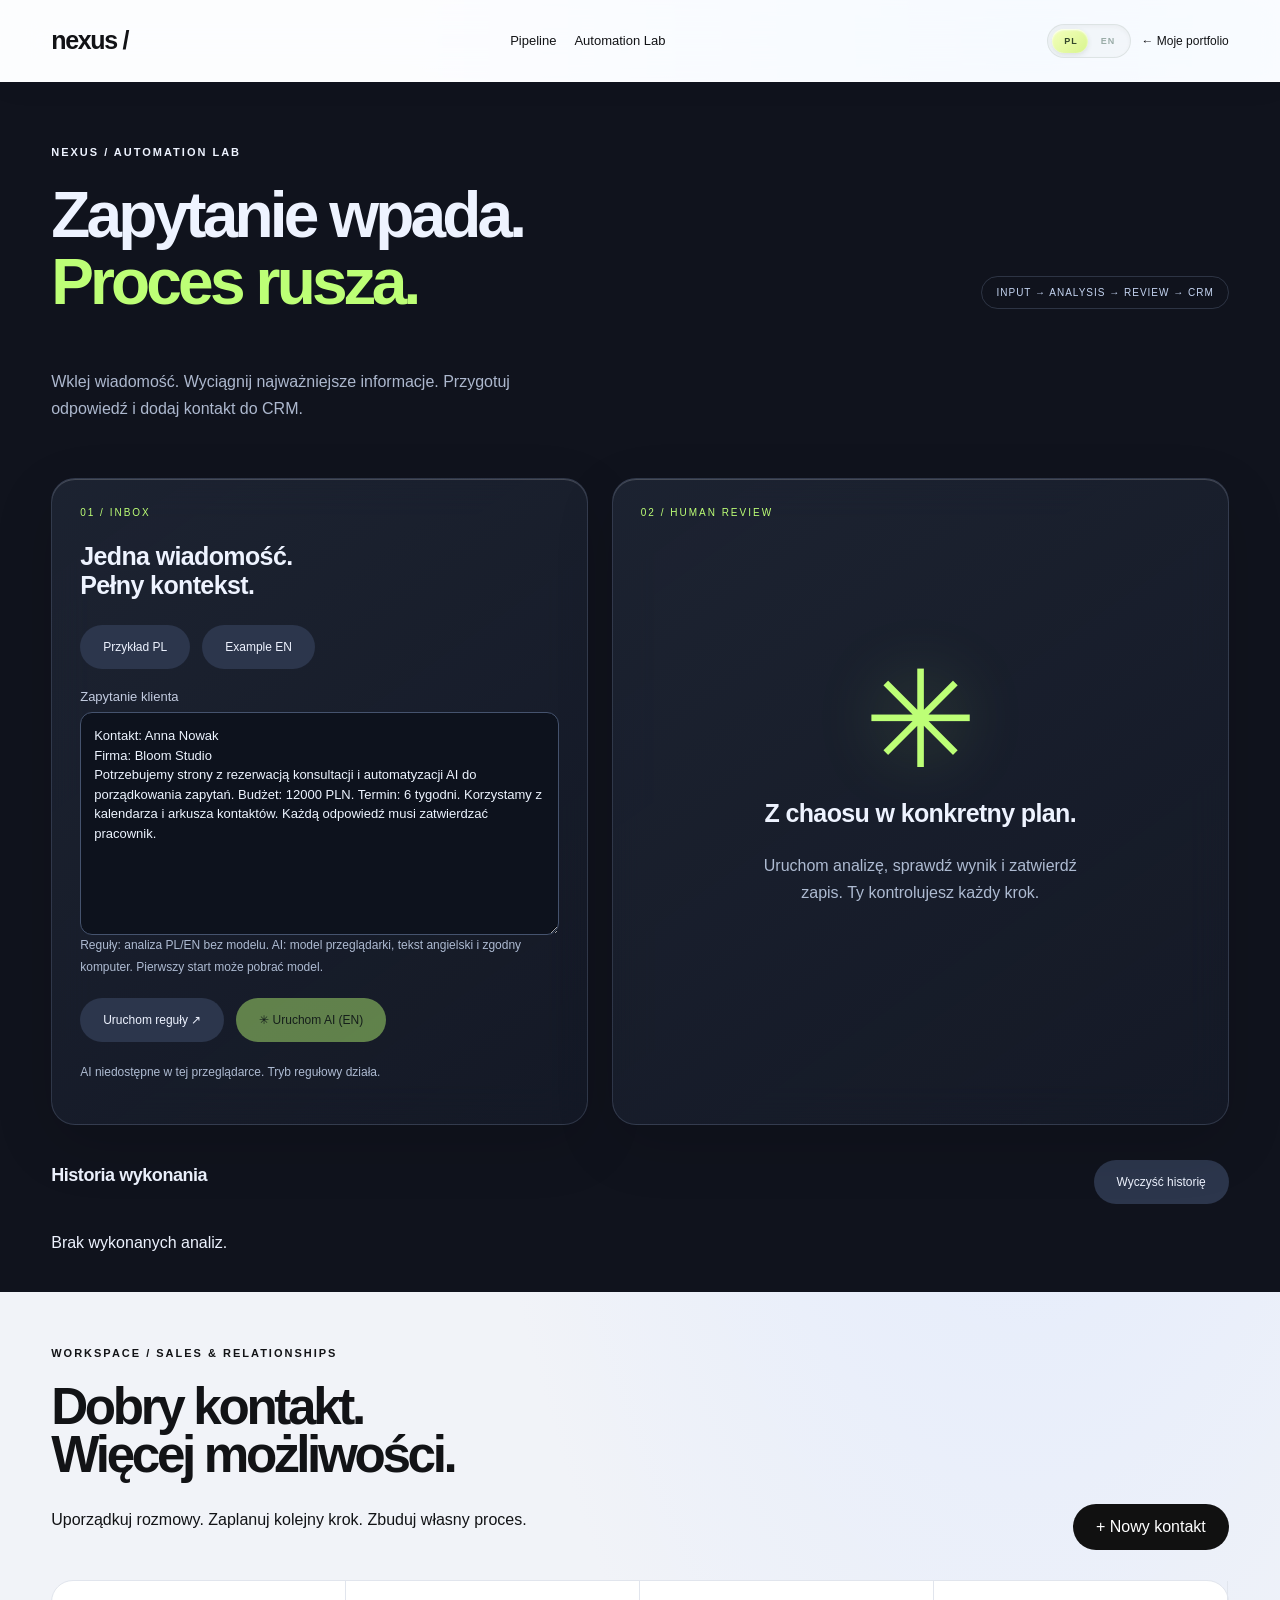
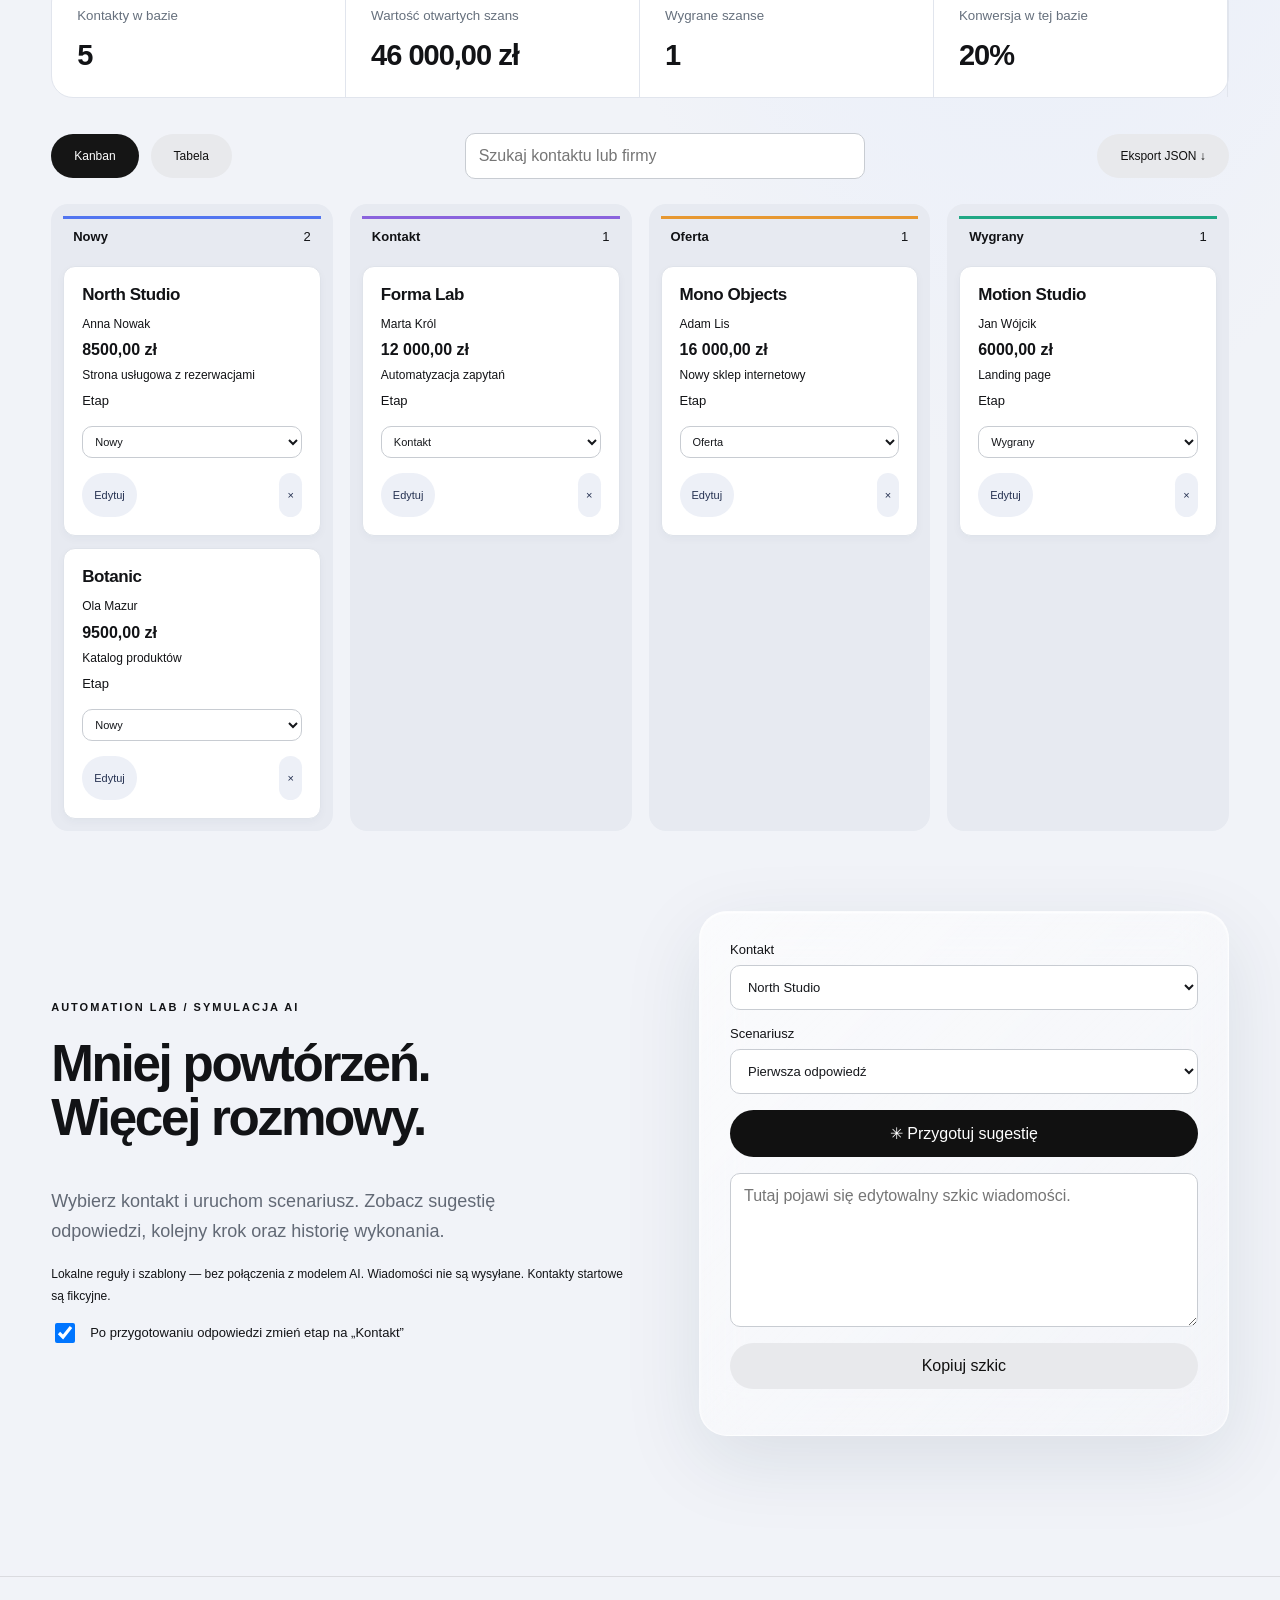
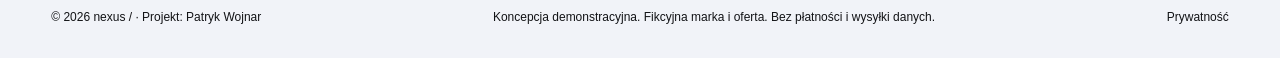
<file: prace/nexus/index.html>
<!doctype html><html lang="pl"><head><meta charset="utf-8"><meta name="viewport" content="width=device-width,initial-scale=1"><title>nexus / — projekt Patryka Wojnara</title><meta name="description" content="Interaktywny projekt demonstracyjny — Patryk Wojnar"><link rel="stylesheet" href="../shared/showcase.css"><link rel="stylesheet" href="../shared/language.css"><link rel="stylesheet" href="style.css"><link rel="stylesheet" href="intake.css"><script src="../shared/core.js" defer></script><script src="../shared/common.js" defer></script><script src="app.js" defer></script><script src="intake-core.js" defer></script><script src="intake.js" defer></script><script src="../shared/translations.js" defer></script><script src="../shared/i18n.js" defer></script></head><body><header class="site-nav"><a href="#" class="logo">nexus /</a><nav class="nav-links" aria-label="Nawigacja"><a href="#pipeline">Pipeline</a><a href="#intake">Automation Lab</a></nav><div class="nav-right"><a class="portfolio" href="../../projekty.html">← Moje portfolio</a></div></header><main><section class="intake-lab" id="intake"><div class="wrap"><div class="lab-heading"><div><div class="eyebrow">NEXUS / AUTOMATION LAB</div><h2>Zapytanie wpada.<br><span>Proces rusza.</span></h2><p>Wklej wiadomość. Wyciągnij najważniejsze informacje. Przygotuj odpowiedź i dodaj kontakt do CRM.</p></div><span class="lab-chip">INPUT → ANALYSIS → REVIEW → CRM</span></div><div class="lab-layout"><div class="lab-panel"><div class="lab-label">01 / INBOX</div><h3>Jedna wiadomość.<br>Pełny kontekst.</h3><div class="actions"><button id="sample-pl">Przykład PL</button><button id="sample-en">Example EN</button></div><label>Zapytanie klienta<textarea id="inquiry" rows="10" maxlength="6000"></textarea></label><p class="status">Reguły: analiza PL/EN bez modelu. AI: model przeglądarki, tekst angielski i zgodny komputer. Pierwszy start może pobrać model.</p><div class="actions"><button id="analyze-rules">Uruchom reguły ↗</button><button id="analyze-ai">✳ Uruchom AI (EN)</button><button id="cancel-ai" hidden>Anuluj</button></div><p id="engine-status" class="status" role="status">Sprawdzanie dostępności AI…</p></div><div class="lab-panel"><div class="lab-label">02 / HUMAN REVIEW</div><div id="lab-empty"><div class="neural-symbol">✳</div><h3>Z chaosu w konkretny plan.</h3><p>Uruchom analizę, sprawdź wynik i zatwierdź zapis. Ty kontrolujesz każdy krok.</p></div><form id="intake-review" hidden><span id="engine-badge" class="lab-chip"></span><div class="lab-fields"><label>Kontakt<input id="intake-name" maxlength="70" required></label><label>Firma<input id="intake-company" maxlength="80" required></label><label>Typ projektu<select id="intake-type"><option value="website">Strona</option><option value="store">Sklep</option><option value="app">Aplikacja</option><option value="automation">Automatyzacja</option><option value="other">Inny</option></select></label><label>Budżet PLN (opcjonalny)<input id="intake-budget" type="number" min="0" max="10000000" step="1"></label></div><label>Podsumowanie<textarea id="intake-summary" rows="3" maxlength="600" required></textarea></label><label>Szkic odpowiedzi<textarea id="intake-reply" rows="6" maxlength="4000" required></textarea></label><div class="actions"><button id="approve-intake">Zatwierdź i dodaj do CRM ✓</button><button id="export-intake" type="button">Eksport wyniku ↓</button></div><p class="status">Zapis lokalny. Żadna wiadomość nie zostanie wysłana.</p></form></div></div><div class="lab-history"><div class="section-head"><h3>Historia wykonania</h3><button id="clear-runs">Wyczyść historię</button></div><div id="run-history"></div></div></div></section>
<section class="crm-intro wrap"><div class="eyebrow">WORKSPACE / SALES & RELATIONSHIPS</div><div class="section-head"><div><h1>Dobry kontakt.<br>Więcej możliwości.</h1><p>Uporządkuj rozmowy. Zaplanuj kolejny krok. Zbuduj własny proces.</p></div><button id="new-lead">+ Nowy kontakt</button></div><div class="metrics"><div><small>Kontakty w bazie</small><b id="count">0</b></div><div><small>Wartość otwartych szans</small><b id="value">0</b></div><div><small>Wygrane szanse</small><b id="won">0</b></div><div><small>Konwersja w tej bazie</small><b id="rate">0%</b></div></div></section><section class="wrap" id="pipeline"><div class="crm-tools"><div class="actions"><button id="kanban" class="selected">Kanban</button><button id="table" class="secondary">Tabela</button></div><input id="search" placeholder="Szukaj kontaktu lub firmy" aria-label="Szukaj kontaktu lub firmy"><button class="secondary" id="export">Eksport JSON ↓</button></div><div id="board"></div></section><section id="automatyzacja" class="section wrap split"><div><div class="eyebrow">AUTOMATION LAB / SYMULACJA AI</div><h2>Mniej powtórzeń.<br>Więcej rozmowy.</h2><p class="lead">Wybierz kontakt i uruchom scenariusz. Zobacz sugestię odpowiedzi, kolejny krok oraz historię wykonania.</p><p class="status">Lokalne reguły i szablony — bez połączenia z modelem AI. Wiadomości nie są wysyłane. Kontakty startowe są fikcyjne.</p><label class="automation-toggle"><input id="auto-stage" type="checkbox" checked> Po przygotowaniu odpowiedzi zmień etap na „Kontakt”</label></div><div class="glass automation"><label>Kontakt<select id="ai-lead"></select></label><label>Scenariusz<select id="scenario"><option value="intro">Pierwsza odpowiedź</option><option value="offer">Propozycja kolejnego kroku</option><option value="follow">Follow-up</option></select></label><button id="run">✳ Przygotuj sugestię</button><textarea id="draft" rows="7" aria-label="Sugestia odpowiedzi" placeholder="Tutaj pojawi się edytowalny szkic wiadomości."></textarea><button class="secondary" id="copy">Kopiuj szkic</button><div id="automation-log" class="status" role="status"></div></div></section><dialog id="lead-modal"><button class="close" data-close>×</button><h2>Kontakt</h2><form id="lead-form" class="form-grid"><input type="hidden" id="lead-id"><label>Imię i nazwisko<input id="lead-name" required maxlength="70"></label><label>Firma<input id="lead-company" required maxlength="80"></label><label>Wartość szansy (PLN)<input type="number" id="lead-value" min="0" max="10000000" step="1" required></label><label>Etap<select id="lead-stage"><option value="new">Nowy</option><option value="contact">Kontakt</option><option value="offer">Oferta</option><option value="won">Wygrany</option></select></label><label>Notatka<textarea id="lead-note" rows="3" maxlength="600"></textarea></label><button>Zapisz kontakt</button></form></dialog></main><footer class="footer"><div class="wrap"><span>© 2026 nexus / · Projekt: Patryk Wojnar</span><span>Koncepcja demonstracyjna. Fikcyjna marka i oferta. Bez płatności i wysyłki danych.</span><a href="../../prywatnosc.html">Prywatność</a></div></footer></body></html>
</file>
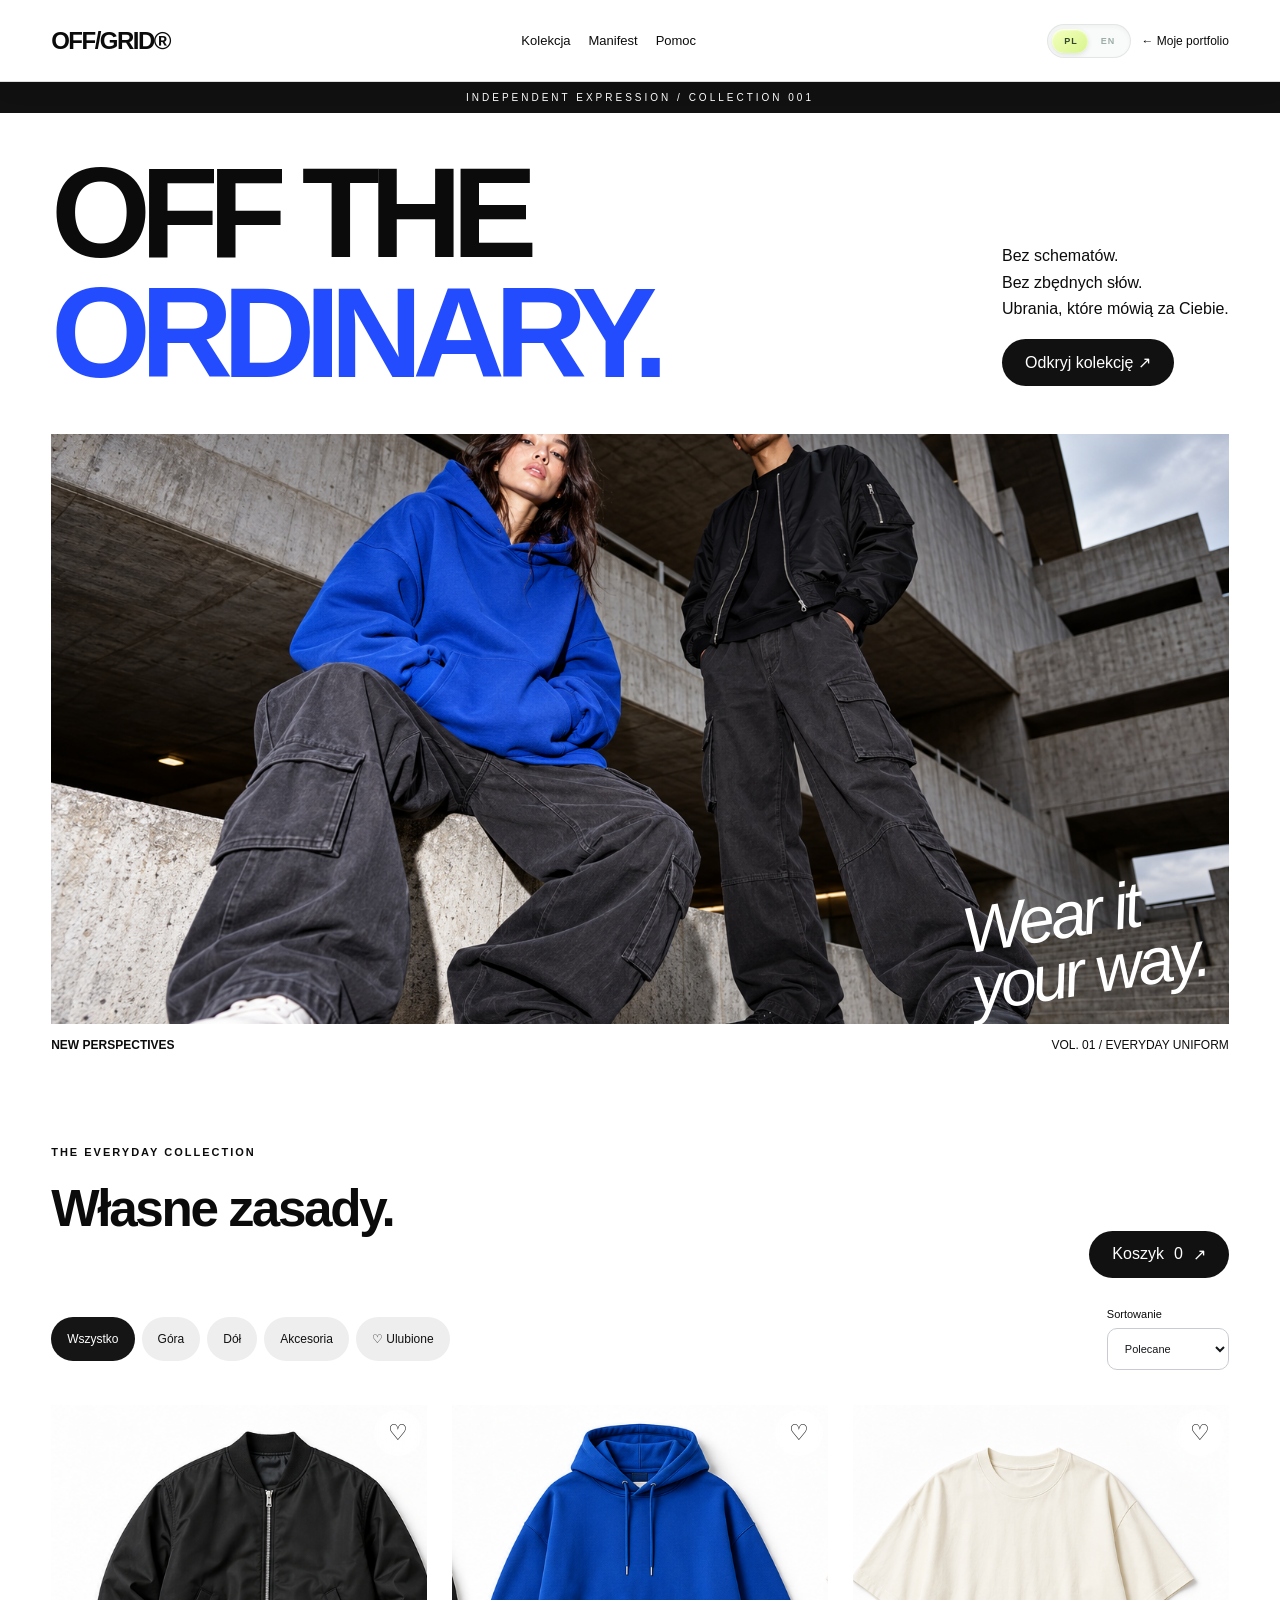
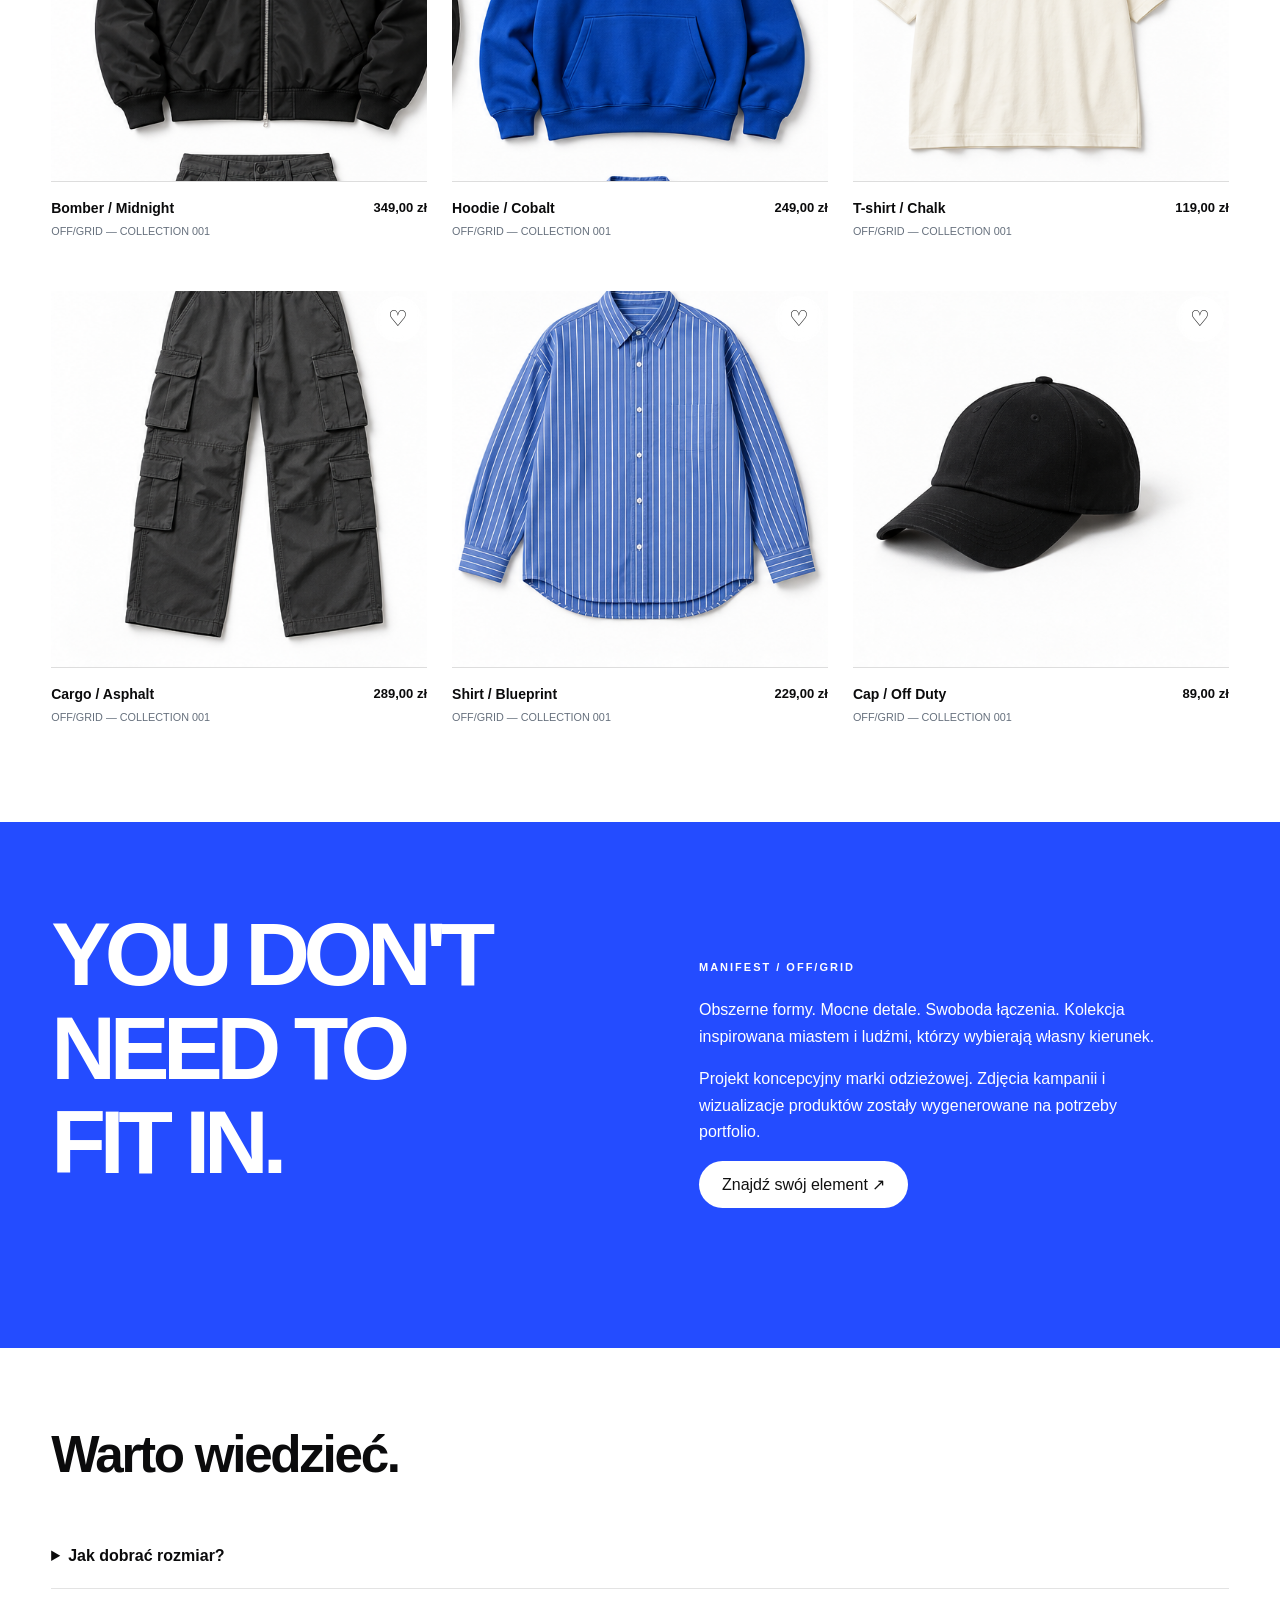
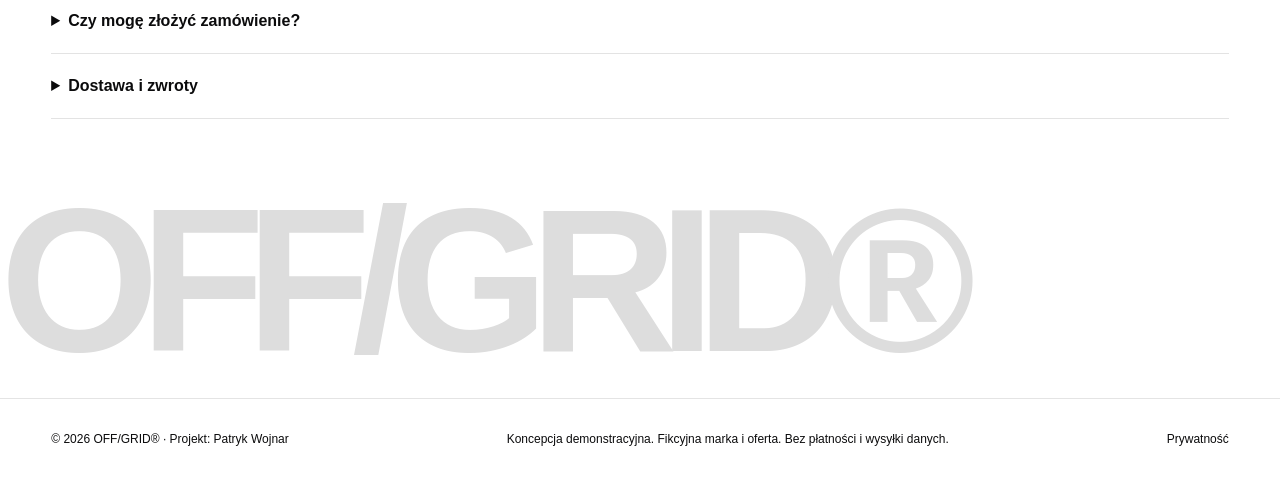
<file: prace/offgrid/index.html>
<!doctype html><html lang="pl"><head><meta charset="utf-8"><meta name="viewport" content="width=device-width,initial-scale=1"><title>OFF/GRID® — projekt Patryka Wojnara</title><meta name="description" content="Interaktywny projekt demonstracyjny — Patryk Wojnar"><link rel="stylesheet" href="../shared/showcase.css"><link rel="stylesheet" href="../shared/language.css"><link rel="stylesheet" href="style.css"><script src="../shared/core.js" defer></script><script src="../shared/common.js" defer></script><script src="app.js" defer></script><script src="../shared/translations.js" defer></script><script src="../shared/i18n.js" defer></script></head><body><header class="site-nav"><a href="#" class="logo">OFF/GRID®</a><nav class="nav-links" aria-label="Nawigacja"><a href="#collection">Kolekcja</a><a href="#manifest">Manifest</a><a href="#help">Pomoc</a></nav><div class="nav-right"><a class="portfolio" href="../../projekty.html">← Moje portfolio</a></div></header><main><div class="fashion-banner">INDEPENDENT EXPRESSION / COLLECTION 001</div><section class="fashion-heading wrap"><h1>OFF THE<br><span>ORDINARY.</span></h1><div><p>Bez schematów.<br>Bez zbędnych słów.<br>Ubrania, które mówią za Ciebie.</p><a class="btn" href="#collection">Odkryj kolekcję ↗</a></div></section><section class="campaign wrap"><img src="../shared/media/fashion.png" alt="Kampania streetwear — kobaltowa bluza i czarna kurtka"><div class="campaign-caption"><b>NEW PERSPECTIVES</b><span>VOL. 01 / EVERYDAY UNIFORM</span></div><div class="campaign-mark">Wear it<br>your way.</div></section><section class="section wrap" id="collection"><div class="section-head"><div><div class="eyebrow">THE EVERYDAY COLLECTION</div><h2>Własne zasady.</h2></div><button id="cart-open">Koszyk <span id="cart-count">0</span> ↗</button></div><div class="shop-tools"><div class="categories"><button class="selected" data-category="all">Wszystko</button><button data-category="top">Góra</button><button data-category="bottom">Dół</button><button data-category="accessory">Akcesoria</button><button id="favs">♡ Ulubione</button></div><label>Sortowanie<select id="sort"><option value="default">Polecane</option><option value="low">Cena rosnąco</option><option value="high">Cena malejąco</option></select></label></div><div id="products" class="product-grid"></div></section><section id="manifest" class="manifest"><div class="wrap split"><h2>YOU DON'T<br>NEED TO<br>FIT IN.</h2><div><div class="eyebrow">MANIFEST / OFF/GRID</div><p>Obszerne formy. Mocne detale. Swoboda łączenia. Kolekcja inspirowana miastem i ludźmi, którzy wybierają własny kierunek.</p><p>Projekt koncepcyjny marki odzieżowej. Zdjęcia kampanii i wizualizacje produktów zostały wygenerowane na potrzeby portfolio.</p><a href="#collection" class="btn">Znajdź swój element ↗</a></div></div></section><section id="help" class="section wrap"><h2>Warto wiedzieć.</h2><details><summary>Jak dobrać rozmiar?</summary><p>Przy każdym produkcie znajdziesz orientacyjną tabelę wymiarów. Kolekcja ma swobodny, oversize’owy krój.</p></details><details><summary>Czy mogę złożyć zamówienie?</summary><p>To sklep demonstracyjny. Możesz skompletować koszyk i pobrać podsumowanie, ale nie dokonasz płatności ani prawdziwego zakupu.</p></details><details><summary>Dostawa i zwroty</summary><p>W symulacji dostawa kosztuje 19 zł, a od 400 zł jest bezpłatna. Nie ma rzeczywistych przesyłek ani umowy sprzedaży.</p></details></section><div class="fashion-bottom">OFF/GRID®</div><dialog id="product-modal"><button class="close" data-close>×</button><div id="product-detail"></div></dialog><dialog id="cart-modal"><button class="close" data-close>×</button><h2>Twój wybór.</h2><div id="cart-lines"></div><div id="cart-totals"></div><button id="checkout">Pobierz podsumowanie demo ↓</button><p class="status">Bez płatności. To nie jest zamówienie.</p></dialog></main><footer class="footer"><div class="wrap"><span>© 2026 OFF/GRID® · Projekt: Patryk Wojnar</span><span>Koncepcja demonstracyjna. Fikcyjna marka i oferta. Bez płatności i wysyłki danych.</span><a href="../../prywatnosc.html">Prywatność</a></div></footer></body></html>
</file>
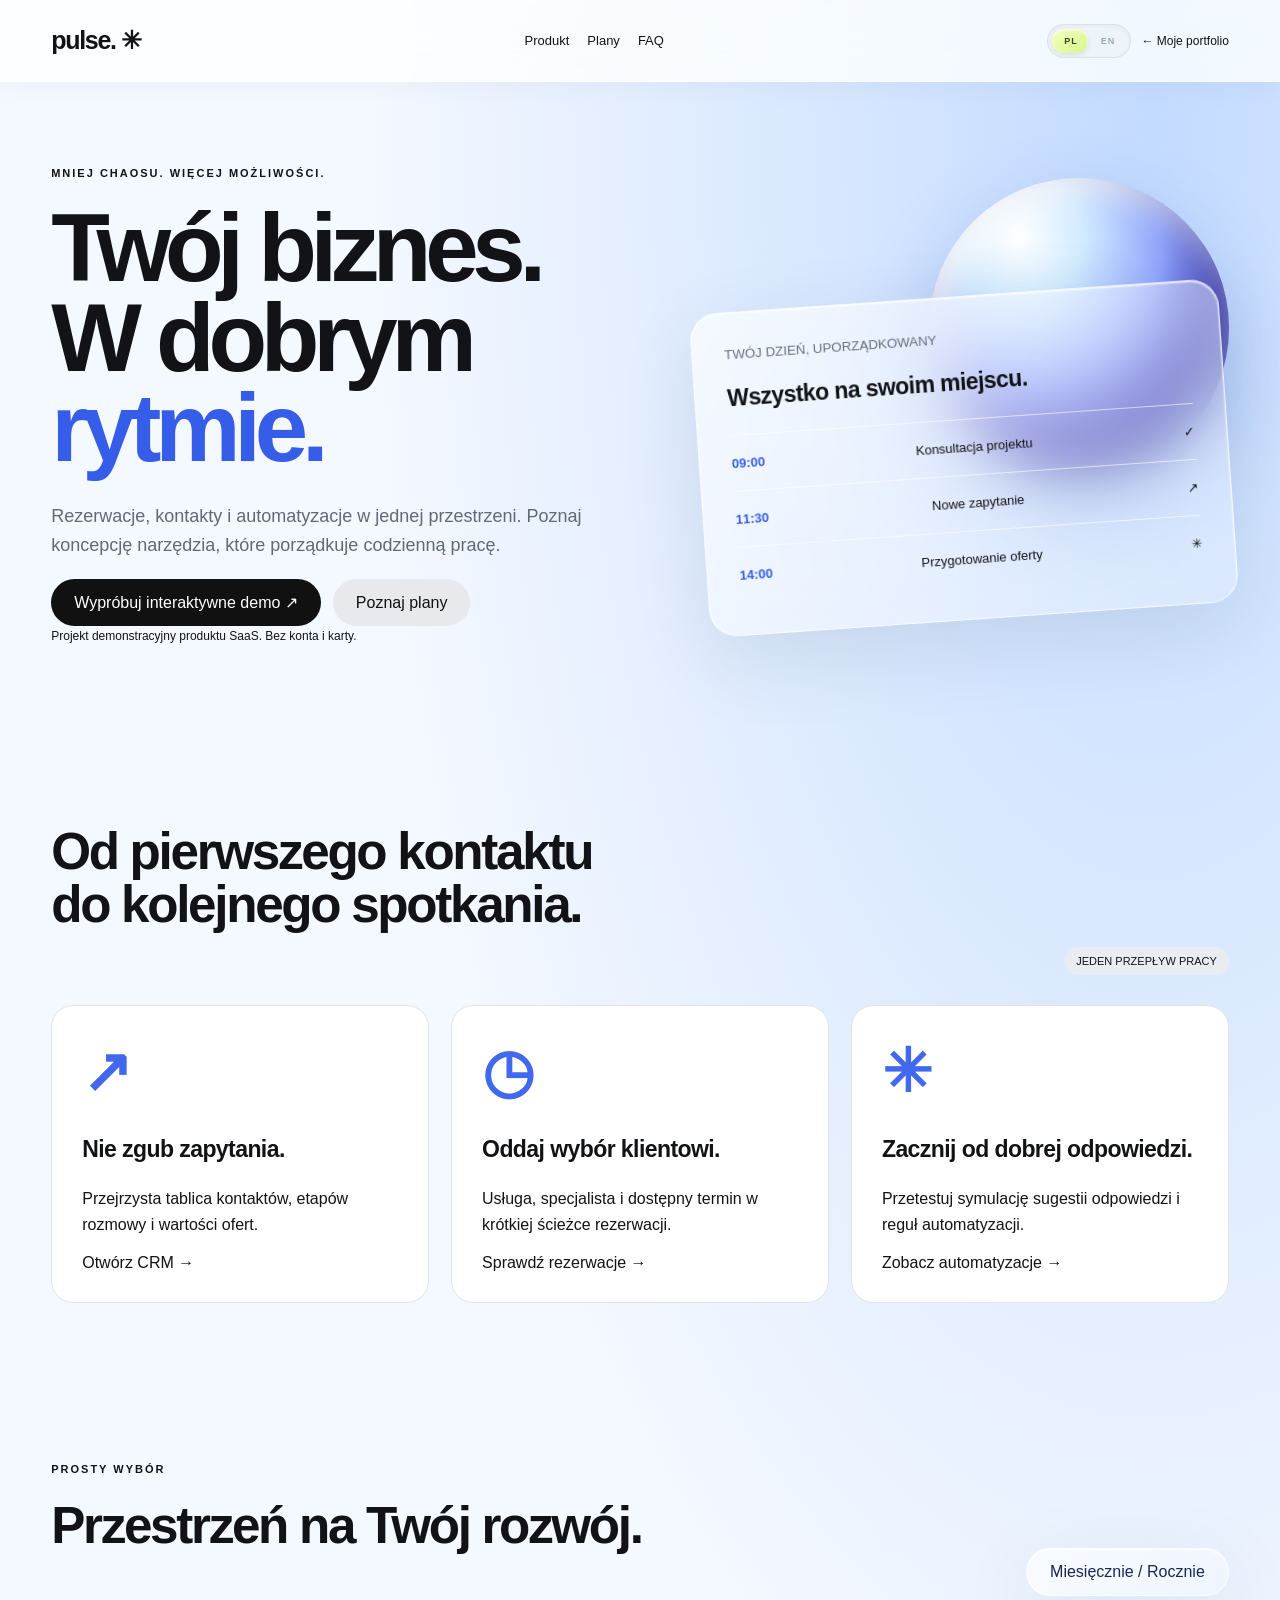
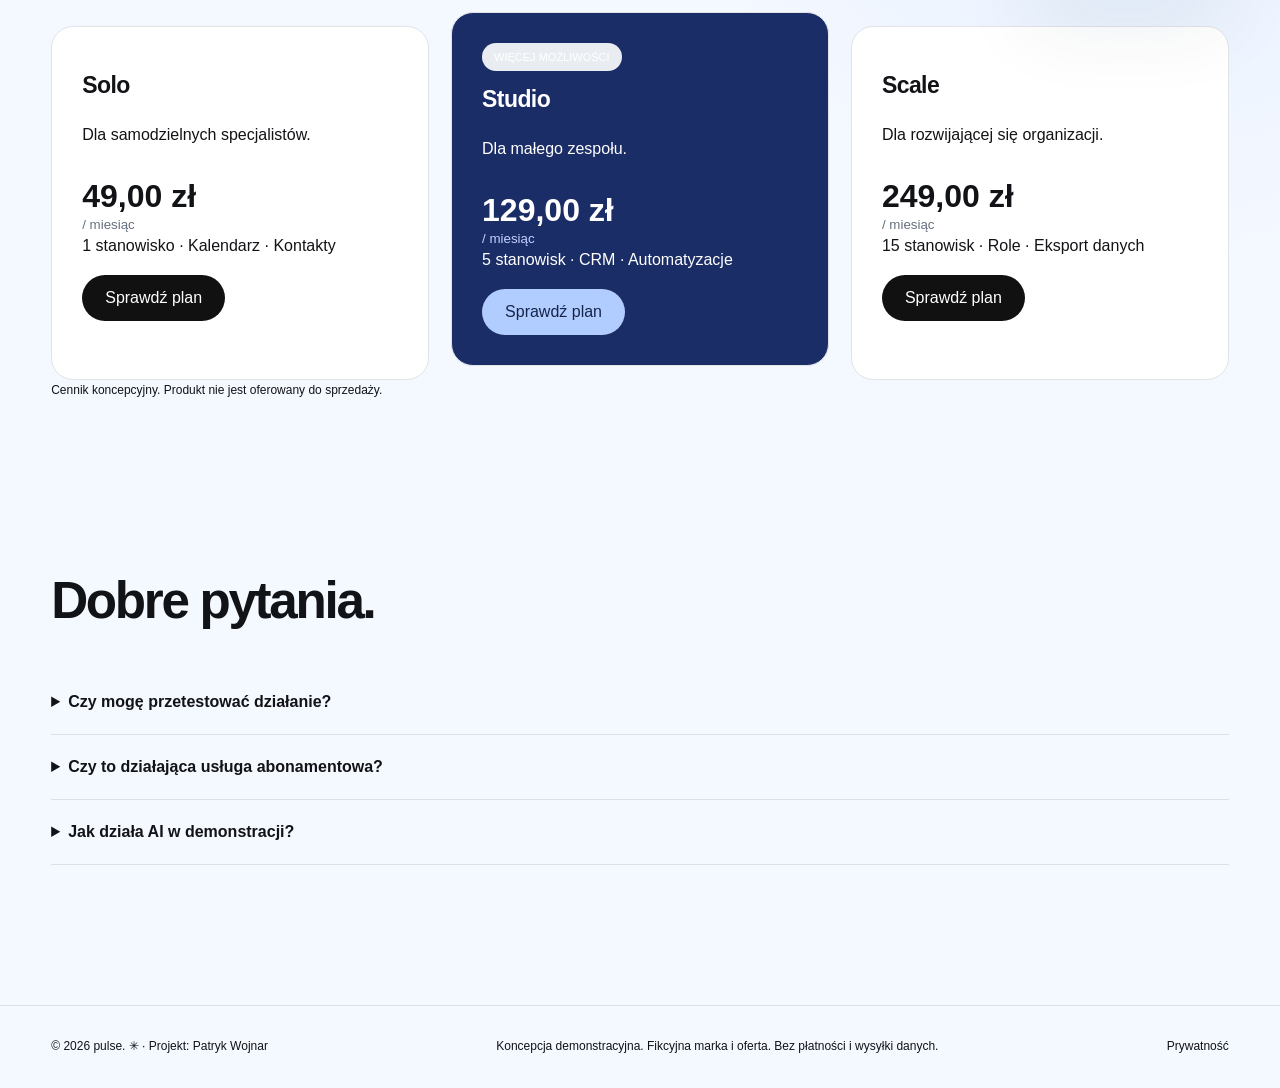
<file: prace/pulse/index.html>
<!doctype html><html lang="pl"><head><meta charset="utf-8"><meta name="viewport" content="width=device-width,initial-scale=1"><title>pulse. ✳ — projekt Patryka Wojnara</title><meta name="description" content="Interaktywny projekt demonstracyjny — Patryk Wojnar"><link rel="stylesheet" href="../shared/showcase.css"><link rel="stylesheet" href="../shared/language.css"><link rel="stylesheet" href="style.css"><script src="../shared/core.js" defer></script><script src="../shared/common.js" defer></script><script src="app.js" defer></script><script src="../shared/translations.js" defer></script><script src="../shared/i18n.js" defer></script></head><body><header class="site-nav"><a href="#" class="logo">pulse. ✳</a><nav class="nav-links" aria-label="Nawigacja"><a href="#produkt">Produkt</a><a href="#plany">Plany</a><a href="#faq">FAQ</a></nav><div class="nav-right"><a class="portfolio" href="../../projekty.html">← Moje portfolio</a></div></header><main><section class="hero wrap split"><div><div class="eyebrow">MNIEJ CHAOSU. WIĘCEJ MOŻLIWOŚCI.</div><h1>Twój biznes.<br>W dobrym<br><span class="blue">rytmie.</span></h1><p class="lead">Rezerwacje, kontakty i automatyzacje w jednej przestrzeni. Poznaj koncepcję narzędzia, które porządkuje codzienną pracę.</p><div class="actions"><a class="btn" href="../nexus/index.html">Wypróbuj interaktywne demo ↗</a><a class="btn secondary" href="#plany">Poznaj plany</a></div><p class="status">Projekt demonstracyjny produktu SaaS. Bez konta i karty.</p></div><div class="pulse-stage"><div class="orb"></div><div class="floating glass"><small>TWÓJ DZIEŃ, UPORZĄDKOWANY</small><h3>Wszystko na swoim miejscu.</h3><div class="pulse-row"><b>09:00</b><span>Konsultacja projektu</span><span>✓</span></div><div class="pulse-row"><b>11:30</b><span>Nowe zapytanie</span><span>↗</span></div><div class="pulse-row"><b>14:00</b><span>Przygotowanie oferty</span><span>✳</span></div></div></div></section><section class="section wrap" id="produkt"><div class="section-head"><h2>Od pierwszego kontaktu<br>do kolejnego spotkania.</h2><span class="badge">JEDEN PRZEPŁYW PRACY</span></div><div class="grid3"><article class="card"><div class="number">↗</div><h3>Nie zgub zapytania.</h3><p>Przejrzysta tablica kontaktów, etapów rozmowy i wartości ofert.</p><a href="../nexus/index.html">Otwórz CRM →</a></article><article class="card"><div class="number">◷</div><h3>Oddaj wybór klientowi.</h3><p>Usługa, specjalista i dostępny termin w krótkiej ścieżce rezerwacji.</p><a href="../tempo/index.html">Sprawdź rezerwacje →</a></article><article class="card"><div class="number">✳</div><h3>Zacznij od dobrej odpowiedzi.</h3><p>Przetestuj symulację sugestii odpowiedzi i reguł automatyzacji.</p><a href="../nexus/index.html#automatyzacja">Zobacz automatyzacje →</a></article></div></section><section class="section wrap" id="plany"><div class="section-head"><div><div class="eyebrow">PROSTY WYBÓR</div><h2>Przestrzeń na Twój rozwój.</h2></div><button id="billing" aria-pressed="false" class="glass billing">Miesięcznie / Rocznie</button></div><div class="grid3"><article class="card"><h3>Solo</h3><p>Dla samodzielnych specjalistów.</p><div class="price" data-price="49">49 zł</div><small>/ miesiąc</small><p>1 stanowisko · Kalendarz · Kontakty</p><button data-plan="Solo">Sprawdź plan</button></article><article class="card featured"><span class="badge">WIĘCEJ MOŻLIWOŚCI</span><h3>Studio</h3><p>Dla małego zespołu.</p><div class="price" data-price="129">129 zł</div><small>/ miesiąc</small><p>5 stanowisk · CRM · Automatyzacje</p><button data-plan="Studio">Sprawdź plan</button></article><article class="card"><h3>Scale</h3><p>Dla rozwijającej się organizacji.</p><div class="price" data-price="249">249 zł</div><small>/ miesiąc</small><p>15 stanowisk · Role · Eksport danych</p><button data-plan="Scale">Sprawdź plan</button></article></div><p class="status" id="bill-note">Cennik koncepcyjny. Produkt nie jest oferowany do sprzedaży.</p></section><section class="section wrap" id="faq"><h2>Dobre pytania.</h2><details><summary>Czy mogę przetestować działanie?</summary><p>Tak. Otwórz demo CRM lub rezerwacji. Dane są zapisywane wyłącznie w Twojej przeglądarce.</p></details><details><summary>Czy to działająca usługa abonamentowa?</summary><p>To koncepcja produktu w portfolio. Nie pobiera opłat i nie zakłada kont.</p></details><details><summary>Jak działa AI w demonstracji?</summary><p>Demo używa lokalnych reguł i szablonów. Nie łączy się z modelem AI i nie wysyła wiadomości.</p></details></section><dialog id="plan"><button class="close" data-close>×</button><h2 id="plan-title"></h2><p id="plan-price"></p><p>To podgląd oferty demonstracyjnej. Możesz sprawdzić interfejs CRM bez zakładania konta.</p><a class="btn" href="../nexus/index.html">Uruchom demo ↗</a></dialog></main><footer class="footer"><div class="wrap"><span>© 2026 pulse. ✳ · Projekt: Patryk Wojnar</span><span>Koncepcja demonstracyjna. Fikcyjna marka i oferta. Bez płatności i wysyłki danych.</span><a href="../../prywatnosc.html">Prywatność</a></div></footer></body></html>
</file>
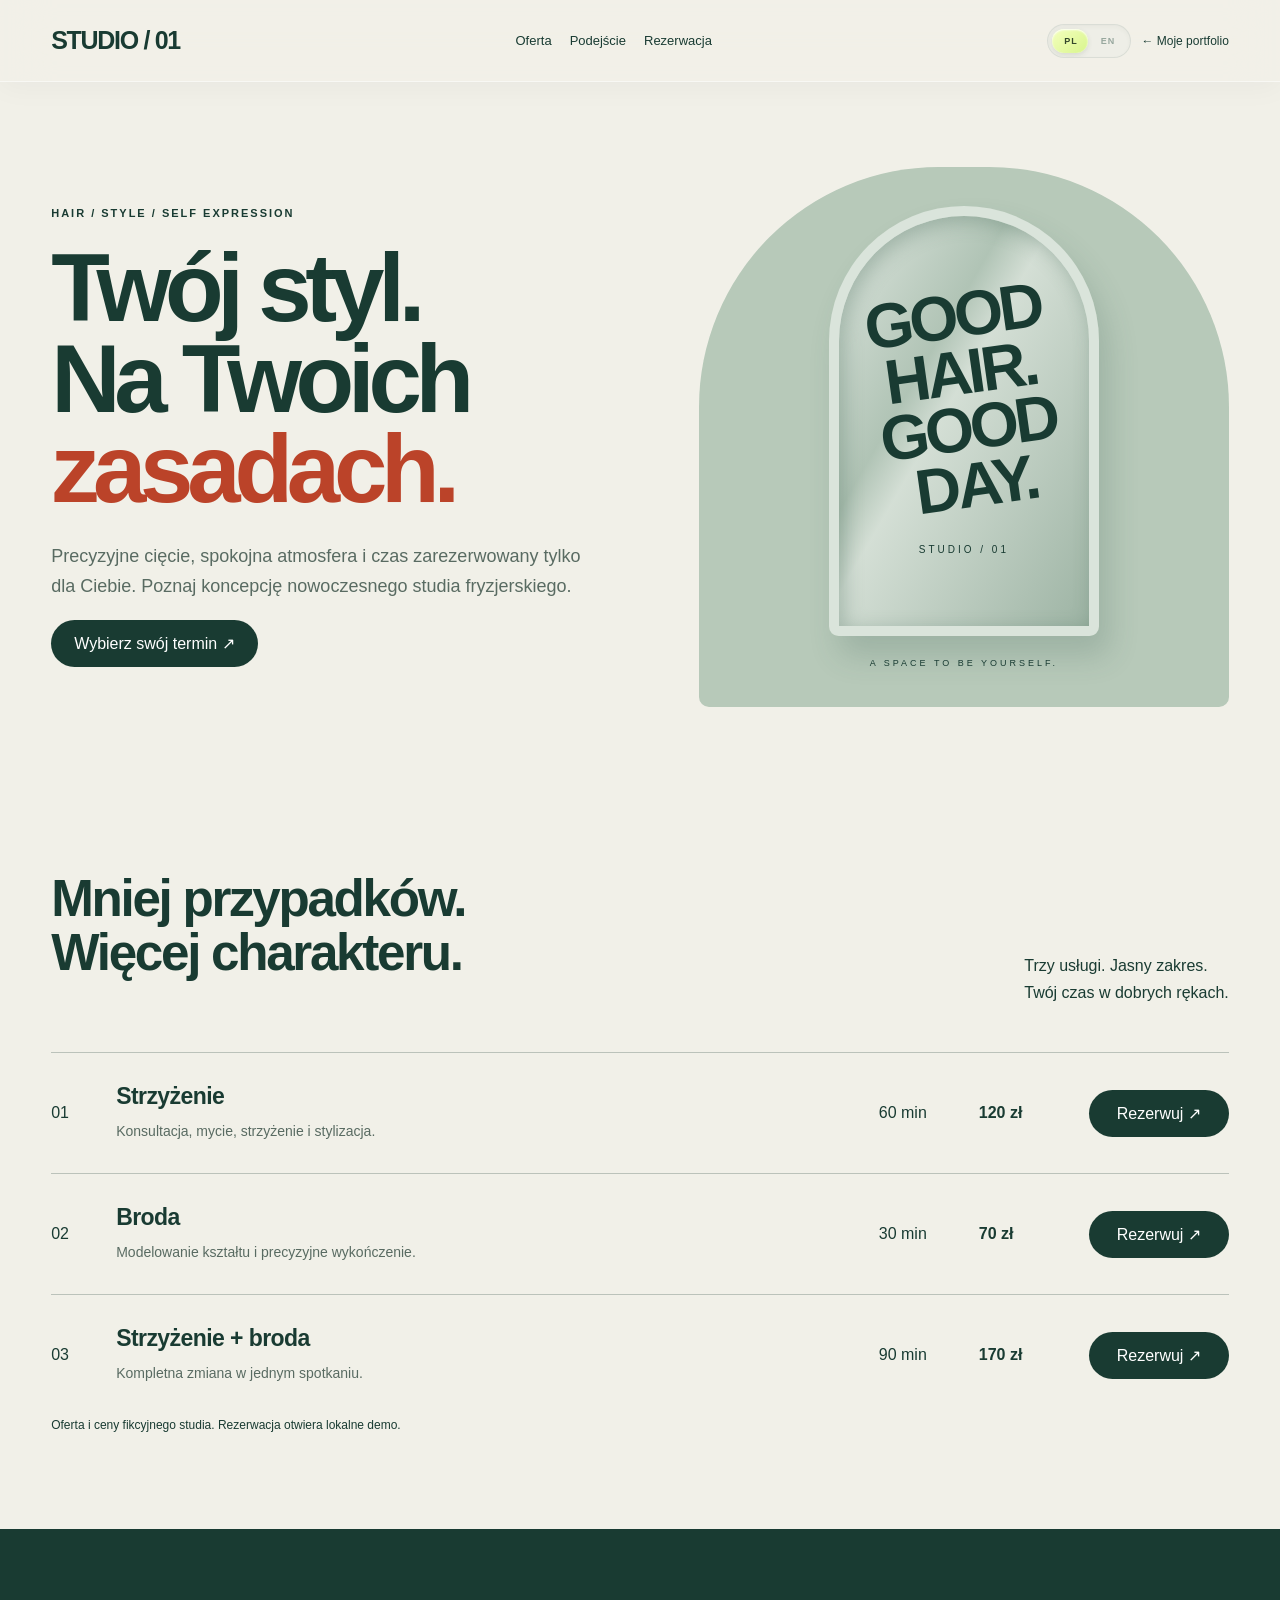
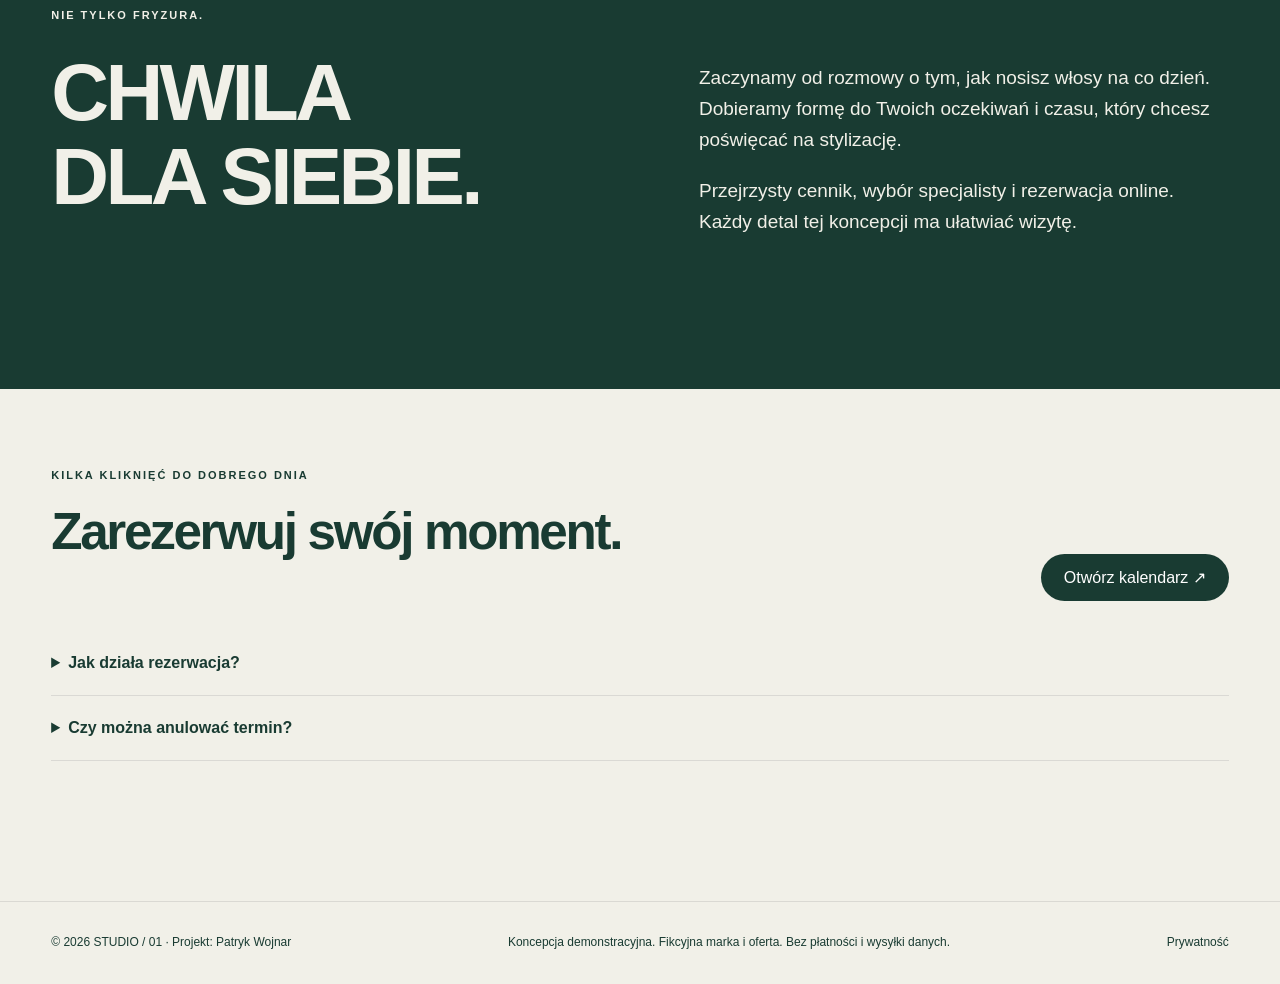
<file: prace/studio/index.html>
<!doctype html><html lang="pl"><head><meta charset="utf-8"><meta name="viewport" content="width=device-width,initial-scale=1"><title>STUDIO / 01 — projekt Patryka Wojnara</title><meta name="description" content="Interaktywny projekt demonstracyjny — Patryk Wojnar"><link rel="stylesheet" href="../shared/showcase.css"><link rel="stylesheet" href="../shared/language.css"><link rel="stylesheet" href="style.css"><script src="../shared/core.js" defer></script><script src="../shared/common.js" defer></script><script src="app.js" defer></script><script src="../shared/translations.js" defer></script><script src="../shared/i18n.js" defer></script></head><body><header class="site-nav"><a href="#" class="logo">STUDIO / 01</a><nav class="nav-links" aria-label="Nawigacja"><a href="#oferta">Oferta</a><a href="#podejscie">Podejście</a><a href="#rezerwacja">Rezerwacja</a></nav><div class="nav-right"><a class="portfolio" href="../../projekty.html">← Moje portfolio</a></div></header><main><section class="hero wrap split"><div><div class="eyebrow">HAIR / STYLE / SELF EXPRESSION</div><h1>Twój styl.<br>Na Twoich<br><em>zasadach.</em></h1><p class="lead">Precyzyjne cięcie, spokojna atmosfera i czas zarezerwowany tylko dla Ciebie. Poznaj koncepcję nowoczesnego studia fryzjerskiego.</p><a class="btn" href="../tempo/index.html">Wybierz swój termin ↗</a></div><div class="studio-art" aria-hidden="true"><div class="mirror"><span>GOOD<br>HAIR.<br>GOOD<br>DAY.</span><i>STUDIO / 01</i></div><span class="art-caption">A SPACE TO BE YOURSELF.</span></div></section><section id="oferta" class="section wrap"><div class="section-head"><h2>Mniej przypadków.<br>Więcej charakteru.</h2><p>Trzy usługi. Jasny zakres.<br>Twój czas w dobrych rękach.</p></div><div class="service-row"><span>01</span><div><h3>Strzyżenie</h3><p>Konsultacja, mycie, strzyżenie i stylizacja.</p></div><span>60 min</span><b>120 zł</b><a class="btn" href="../tempo/index.html">Rezerwuj ↗</a></div><div class="service-row"><span>02</span><div><h3>Broda</h3><p>Modelowanie kształtu i precyzyjne wykończenie.</p></div><span>30 min</span><b>70 zł</b><a class="btn" href="../tempo/index.html">Rezerwuj ↗</a></div><div class="service-row"><span>03</span><div><h3>Strzyżenie + broda</h3><p>Kompletna zmiana w jednym spotkaniu.</p></div><span>90 min</span><b>170 zł</b><a class="btn" href="../tempo/index.html">Rezerwuj ↗</a></div><p class="status">Oferta i ceny fikcyjnego studia. Rezerwacja otwiera lokalne demo.</p></section><section id="podejscie" class="studio-about"><div class="wrap split"><div class="eyebrow">NIE TYLKO FRYZURA.<h2>Chwila<br>dla siebie.</h2></div><div><p>Zaczynamy od rozmowy o tym, jak nosisz włosy na co dzień. Dobieramy formę do Twoich oczekiwań i czasu, który chcesz poświęcać na stylizację.</p><p>Przejrzysty cennik, wybór specjalisty i rezerwacja online. Każdy detal tej koncepcji ma ułatwiać wizytę.</p></div></div></section><section id="rezerwacja" class="section wrap"><div class="section-head"><div><div class="eyebrow">KILKA KLIKNIĘĆ DO DOBREGO DNIA</div><h2>Zarezerwuj swój moment.</h2></div><a class="btn" href="../tempo/index.html">Otwórz kalendarz ↗</a></div><details><summary>Jak działa rezerwacja?</summary><p>Wybierz usługę, specjalistę i termin w aplikacji Tempo. Zapis pozostaje w Twojej przeglądarce. To nie jest rzeczywista wizyta.</p></details><details><summary>Czy można anulować termin?</summary><p>Tak. W sekcji „Moje wizyty” możesz anulować lokalną rezerwację i zwolnić termin.</p></details></section></main><footer class="footer"><div class="wrap"><span>© 2026 STUDIO / 01 · Projekt: Patryk Wojnar</span><span>Koncepcja demonstracyjna. Fikcyjna marka i oferta. Bez płatności i wysyłki danych.</span><a href="../../prywatnosc.html">Prywatność</a></div></footer></body></html>
</file>
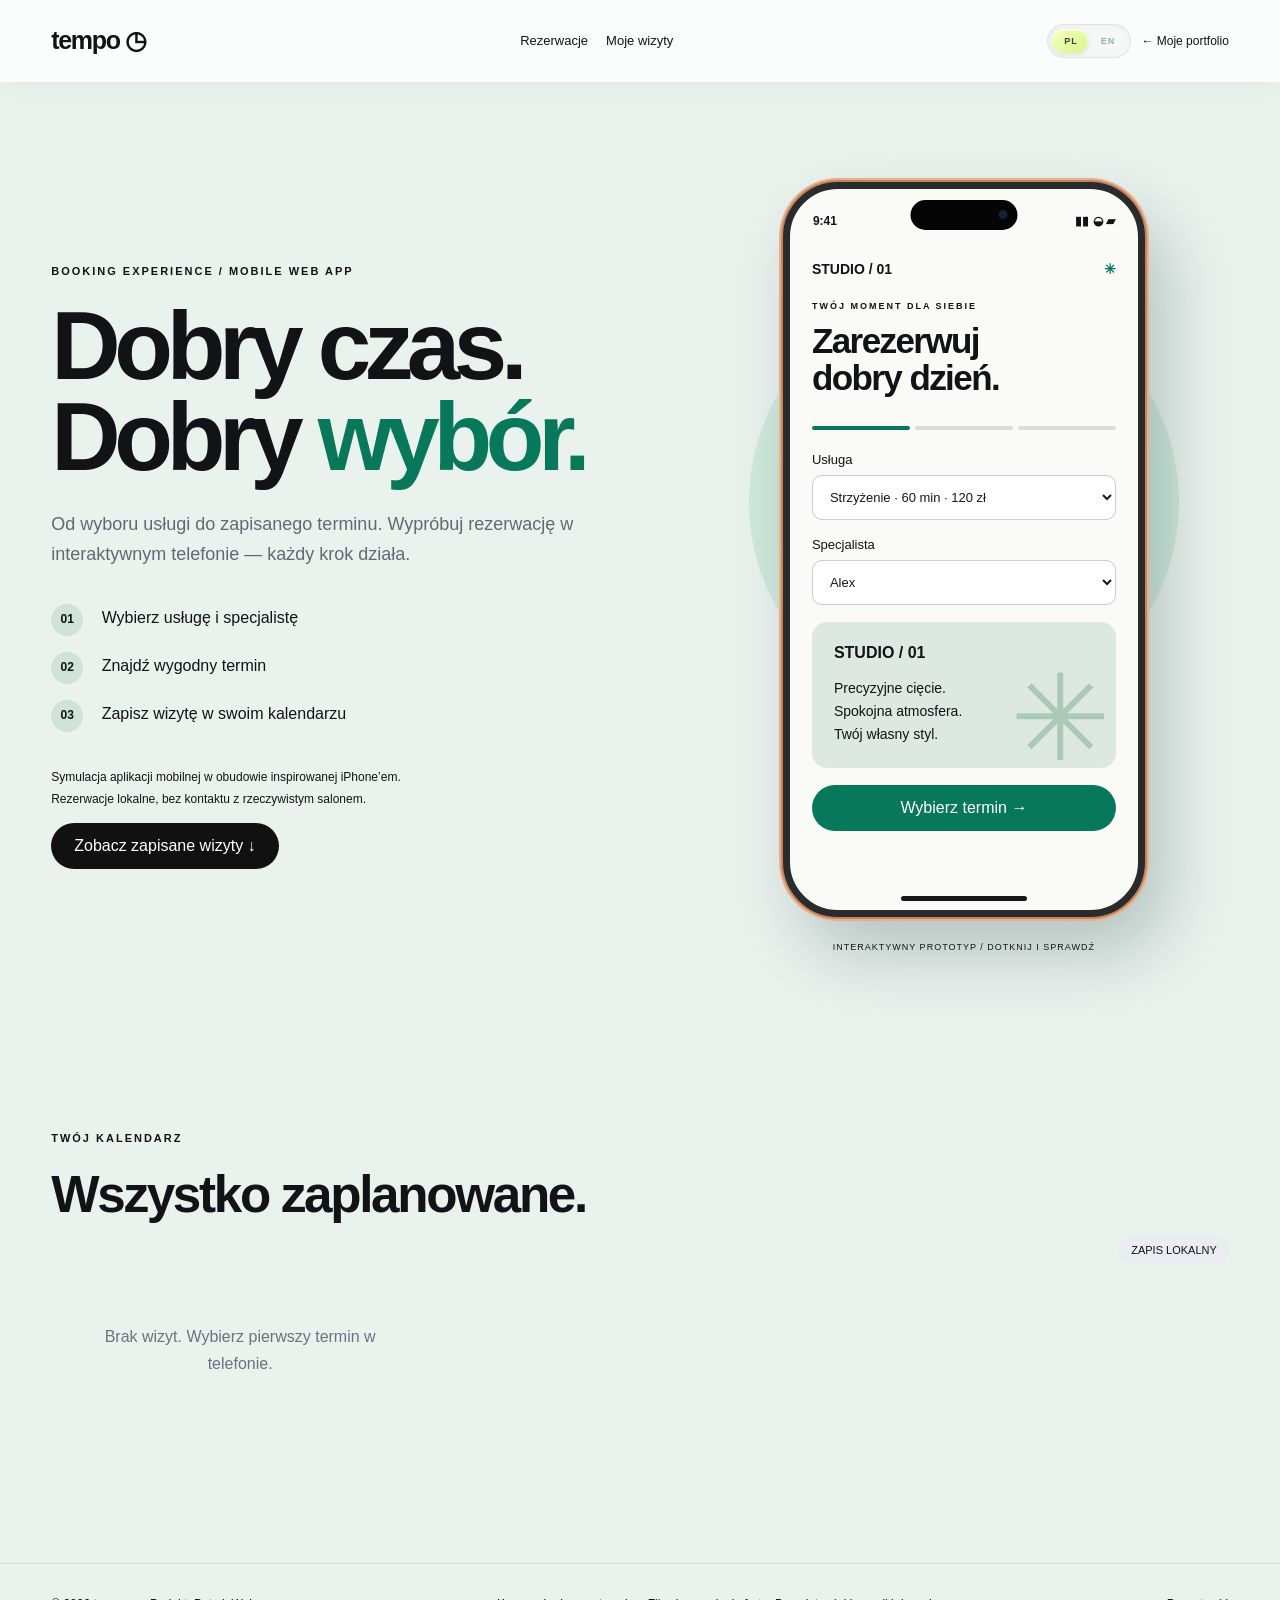
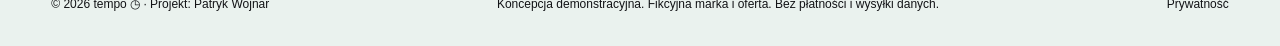
<file: prace/tempo/index.html>
<!doctype html><html lang="pl"><head><meta charset="utf-8"><meta name="viewport" content="width=device-width,initial-scale=1"><title>tempo ◷ — projekt Patryka Wojnara</title><meta name="description" content="Interaktywny projekt demonstracyjny — Patryk Wojnar"><link rel="stylesheet" href="../shared/showcase.css"><link rel="stylesheet" href="../shared/language.css"><link rel="stylesheet" href="style.css"><script src="../shared/core.js" defer></script><script src="../shared/common.js" defer></script><script src="app.js" defer></script><script src="../shared/translations.js" defer></script><script src="../shared/i18n.js" defer></script></head><body><header class="site-nav"><a href="#" class="logo">tempo ◷</a><nav class="nav-links" aria-label="Nawigacja"><a href="#demo">Rezerwacje</a><a href="#wizyty">Moje wizyty</a></nav><div class="nav-right"><a class="portfolio" href="../../projekty.html">← Moje portfolio</a></div></header><main><section class="wrap hero split" id="demo"><div><div class="eyebrow">BOOKING EXPERIENCE / MOBILE WEB APP</div><h1>Dobry czas.<br>Dobry <span class="mint">wybór.</span></h1><p class="lead">Od wyboru usługi do zapisanego terminu. Wypróbuj rezerwację w interaktywnym telefonie — każdy krok działa.</p><div class="steps"><p><b>01</b> Wybierz usługę i specjalistę</p><p><b>02</b> Znajdź wygodny termin</p><p><b>03</b> Zapisz wizytę w swoim kalendarzu</p></div><p class="status">Symulacja aplikacji mobilnej w obudowie inspirowanej iPhone’em.<br>Rezerwacje lokalne, bez kontaktu z rzeczywistym salonem.</p><a class="btn" href="#wizyty">Zobacz zapisane wizyty ↓</a></div><div class="phone-stage"><div class="phone"><div class="phone-top"><b>9:41</b><div class="island"></div><b>▮▮ ◒ ▰</b></div><div class="phone-content"><div class="app-brand">STUDIO / 01 <span>✳</span></div><div class="eyebrow">TWÓJ MOMENT DLA SIEBIE</div><h2>Zarezerwuj<br>dobry dzień.</h2><div class="booking-progress" aria-label="Etapy rezerwacji"><i></i><i></i><i></i></div><form id="booking"><div id="step1" class="booking-step"><label>Usługa<select id="service"><option value="hair">Strzyżenie · 60 min · 120 zł</option><option value="beard">Broda · 30 min · 70 zł</option><option value="combo">Strzyżenie + broda · 90 min · 170 zł</option></select></label><label>Specjalista<select id="staff"><option value="Alex">Alex</option><option value="Ola">Ola</option><option value="Max">Max</option></select></label><div class="salon-note"><b>STUDIO / 01</b><p>Precyzyjne cięcie.<br>Spokojna atmosfera.<br>Twój własny styl.</p><span>✳</span></div><button type="button" id="next1">Wybierz termin →</button></div><div id="step2" class="booking-step" hidden><label>Dzień wizyty<input type="date" id="date" required></label><p class="status">Wolne godziny</p><div id="slots" class="slots"></div><p class="status" id="slot-info" role="status"></p><div class="actions"><button type="button" class="secondary" id="back1">←</button><button type="button" id="next2">Dalej →</button></div></div><div id="step3" class="booking-step" hidden><div class="summary" id="summary"></div><label>Imię<input id="client" required maxlength="50" autocomplete="given-name" placeholder="Twoje imię"></label><p class="status">Dane pozostają na tym urządzeniu. To rezerwacja demonstracyjna.</p><div class="actions"><button type="button" id="back2" class="secondary">←</button><button>Zapisz wizytę ✓</button></div></div><div id="step4" class="booking-step" hidden><div class="success-icon">✓</div><h2>To Twój czas.</h2><p>Wizyta zapisana lokalnie. Możesz pobrać plik kalendarza poniżej.</p><button type="button" id="again">Kolejna rezerwacja</button></div></form></div><div class="home-indicator"></div></div><span class="phone-caption">INTERAKTYWNY PROTOTYP / DOTKNIJ I SPRAWDŹ</span></div></section><section id="wizyty" class="section wrap"><div class="section-head"><div><div class="eyebrow">TWÓJ KALENDARZ</div><h2>Wszystko zaplanowane.</h2></div><span class="badge">ZAPIS LOKALNY</span></div><div id="appointments" class="grid3"></div></section></main><footer class="footer"><div class="wrap"><span>© 2026 tempo ◷ · Projekt: Patryk Wojnar</span><span>Koncepcja demonstracyjna. Fikcyjna marka i oferta. Bez płatności i wysyłki danych.</span><a href="../../prywatnosc.html">Prywatność</a></div></footer></body></html>
</file>
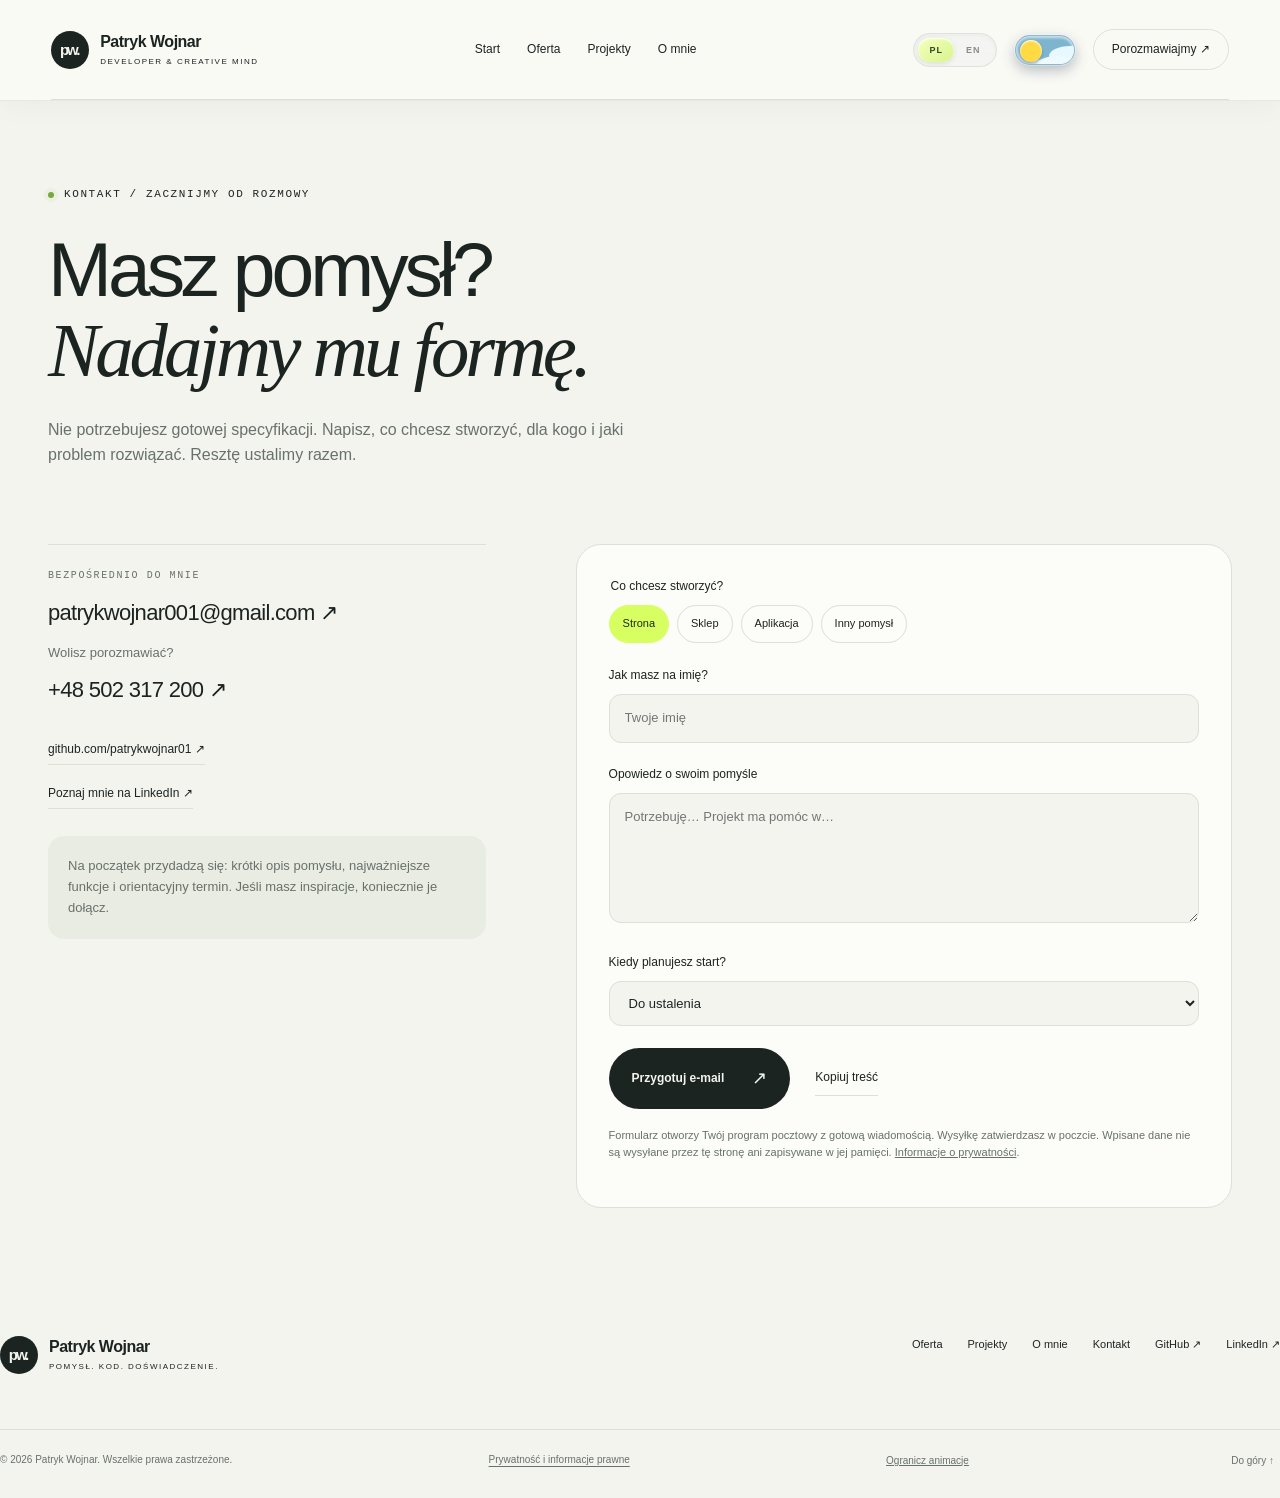
<file: kontakt.html>
<!doctype html><html lang="pl"><head><meta charset="UTF-8"><meta name="viewport" content="width=device-width,initial-scale=1"><meta name="theme-color" content="#f4f4ef"><title>Kontakt — Patryk Wojnar</title><meta name="description" content="Patryk Wojnar — technik programista, uczeń i pasjonat. Strony internetowe, sklepy, aplikacje i interaktywne doświadczenia. Porozmawiajmy o Twoim projekcie."><meta property="og:title" content="Kontakt — Patryk Wojnar"><meta property="og:description" content="Twój pomysł. Mój kod. Dobry efekt. Poznaj moje portfolio i porozmawiajmy o Twoim projekcie."><meta property="og:type" content="website"><meta property="og:locale" content="pl_PL"><link rel="icon" href="assets/favicon.svg" type="image/svg+xml"><link rel="stylesheet" href="assets/style.css"><script type="application/ld+json">{"@context": "https://schema.org", "@type": "Person", "name": "Patryk Wojnar", "jobTitle": "Technik programista", "email": "patrykwojnar001@gmail.com", "telephone": "+48502317200", "sameAs": ["https://github.com/patrykwojnar01", "https://www.linkedin.com/in/patryk-wojnar-71746a39a/"]}</script><script src="assets/app.js" defer></script><script src="prace/shared/translations.js" defer></script><script src="prace/shared/i18n.js" defer></script><link rel="stylesheet" href="prace/shared/language.css"></head><body><a class="skip" href="#main">Przejdź do treści</a><header class="container"><nav class="nav" aria-label="Nawigacja główna"><a class="brand" href="index.html"><span class="brand-mark">pw.</span><span>Patryk Wojnar<small>DEVELOPER & CREATIVE MIND</small></span></a><div class="nav-links" id="nav-links"><a href="index.html">Start</a><a href="oferta.html">Oferta</a><a href="projekty.html">Projekty</a><a href="o-mnie.html">O mnie</a><a href="kontakt.html" class="mobile-contact">Kontakt</a></div><div class="nav-end"><button class="theme" type="button" role="switch" aria-checked="false" aria-label="Tryb ciemny" title="Zmień motyw"></button><a class="nav-contact" href="kontakt.html">Porozmawiajmy ↗</a><button class="menu-button" aria-expanded="false" aria-controls="nav-links">Menu +</button></div></nav></header><main id="main"><div class="container"><div class="page-heading"><div class="eyebrow"><span class="status-dot"></span>KONTAKT / ZACZNIJMY OD ROZMOWY</div><h1>Masz pomysł?<br><span class="serif">Nadajmy mu formę.</span></h1><p>Nie potrzebujesz gotowej specyfikacji. Napisz, co chcesz stworzyć, dla kogo i jaki problem rozwiązać. Resztę ustalimy razem.</p></div></div><section class="container contact-layout"><div class="contact-info"><div class="section-tag">BEZPOŚREDNIO DO MNIE</div><h3><a href="mailto:patrykwojnar001@gmail.com" style="overflow-wrap:anywhere">patrykwojnar001@gmail.com ↗</a></h3><p>Wolisz porozmawiać?</p><h3><a href="tel:+48502317200">+48 502 317 200 ↗</a></h3><div style="margin-top:30px"><a class="text-link" href="https://github.com/patrykwojnar01" target="_blank" rel="noopener noreferrer">github.com/patrykwojnar01 ↗</a></div><div style="margin-top:18px"><a class="text-link" href="https://www.linkedin.com/in/patryk-wojnar-71746a39a/" target="_blank" rel="noopener noreferrer">Poznaj mnie na LinkedIn ↗</a></div><div class="contact-status"><p>Na początek przydadzą się: krótki opis pomysłu, najważniejsze funkcje i orientacyjny termin. Jeśli masz inspiracje, koniecznie je dołącz.</p></div></div><form class="brief" id="brief"><fieldset><legend>Co chcesz stworzyć?</legend><div class="choice-row"><label class="choice"><input type="radio" name="type" value="Strona" checked><span>Strona</span></label><label class="choice"><input type="radio" name="type" value="Sklep"><span>Sklep</span></label><label class="choice"><input type="radio" name="type" value="Aplikacja"><span>Aplikacja</span></label><label class="choice"><input type="radio" name="type" value="Inny pomysł"><span>Inny pomysł</span></label></div></fieldset><div class="field"><label for="name">Jak masz na imię?</label><input id="name" name="name" autocomplete="given-name" placeholder="Twoje imię" maxlength="80" required></div><div class="field"><label for="idea">Opowiedz o swoim pomyśle</label><textarea id="idea" name="idea" placeholder="Potrzebuję… Projekt ma pomóc w…" required minlength="10" maxlength="2000"></textarea></div><div class="field"><label for="timing">Kiedy planujesz start?</label><select id="timing" name="timing"><option>Do ustalenia</option>Jak najszybciej</option>W ciągu miesiąca</option>W ciągu 2–3 miesięcy</option>Na razie sprawdzam możliwości</option></select></div><div class="actions"><button class="button" type="submit">Przygotuj e-mail <span class="arrow">↗</span></button><button class="text-link" id="copy-brief" type="button" style="background:none;border:0;border-bottom:1px solid var(--line);color:var(--ink)">Kopiuj treść</button></div><p class="form-note">Formularz otworzy Twój program pocztowy z gotową wiadomością. Wysyłkę zatwierdzasz w poczcie. Wpisane dane nie są wysyłane przez tę stronę ani zapisywane w jej pamięci. <a href="prywatnosc.html" style="text-decoration:underline">Informacje o prywatności</a>.</p><p class="form-status" role="status" id="form-status"></p><textarea id="copy-fallback" hidden readonly aria-label="Treść do ręcznego skopiowania" style="width:100%;height:180px"></textarea></form></section></main><footer class="container footer"><div class="footer-top"><a class="brand" href="index.html"><span class="brand-mark">pw.</span><span>Patryk Wojnar<small>POMYSŁ. KOD. DOŚWIADCZENIE.</small></span></a><div class="footer-links"><a href="oferta.html">Oferta</a><a href="projekty.html">Projekty</a><a href="o-mnie.html">O mnie</a><a href="kontakt.html">Kontakt</a><a href="https://github.com/patrykwojnar01" target="_blank" rel="noopener noreferrer">GitHub ↗</a><a href="https://www.linkedin.com/in/patryk-wojnar-71746a39a/" target="_blank" rel="noopener noreferrer">LinkedIn ↗</a></div></div><div class="footer-bottom"><span>© <span data-year>2026</span> Patryk Wojnar. Wszelkie prawa zastrzeżone.</span><a href="prywatnosc.html">Prywatność i informacje prawne</a><button class="motion-toggle" aria-pressed="false">Ogranicz animacje</button><button class="back-top">Do góry ↑</button></div></footer></body></html>
</file>
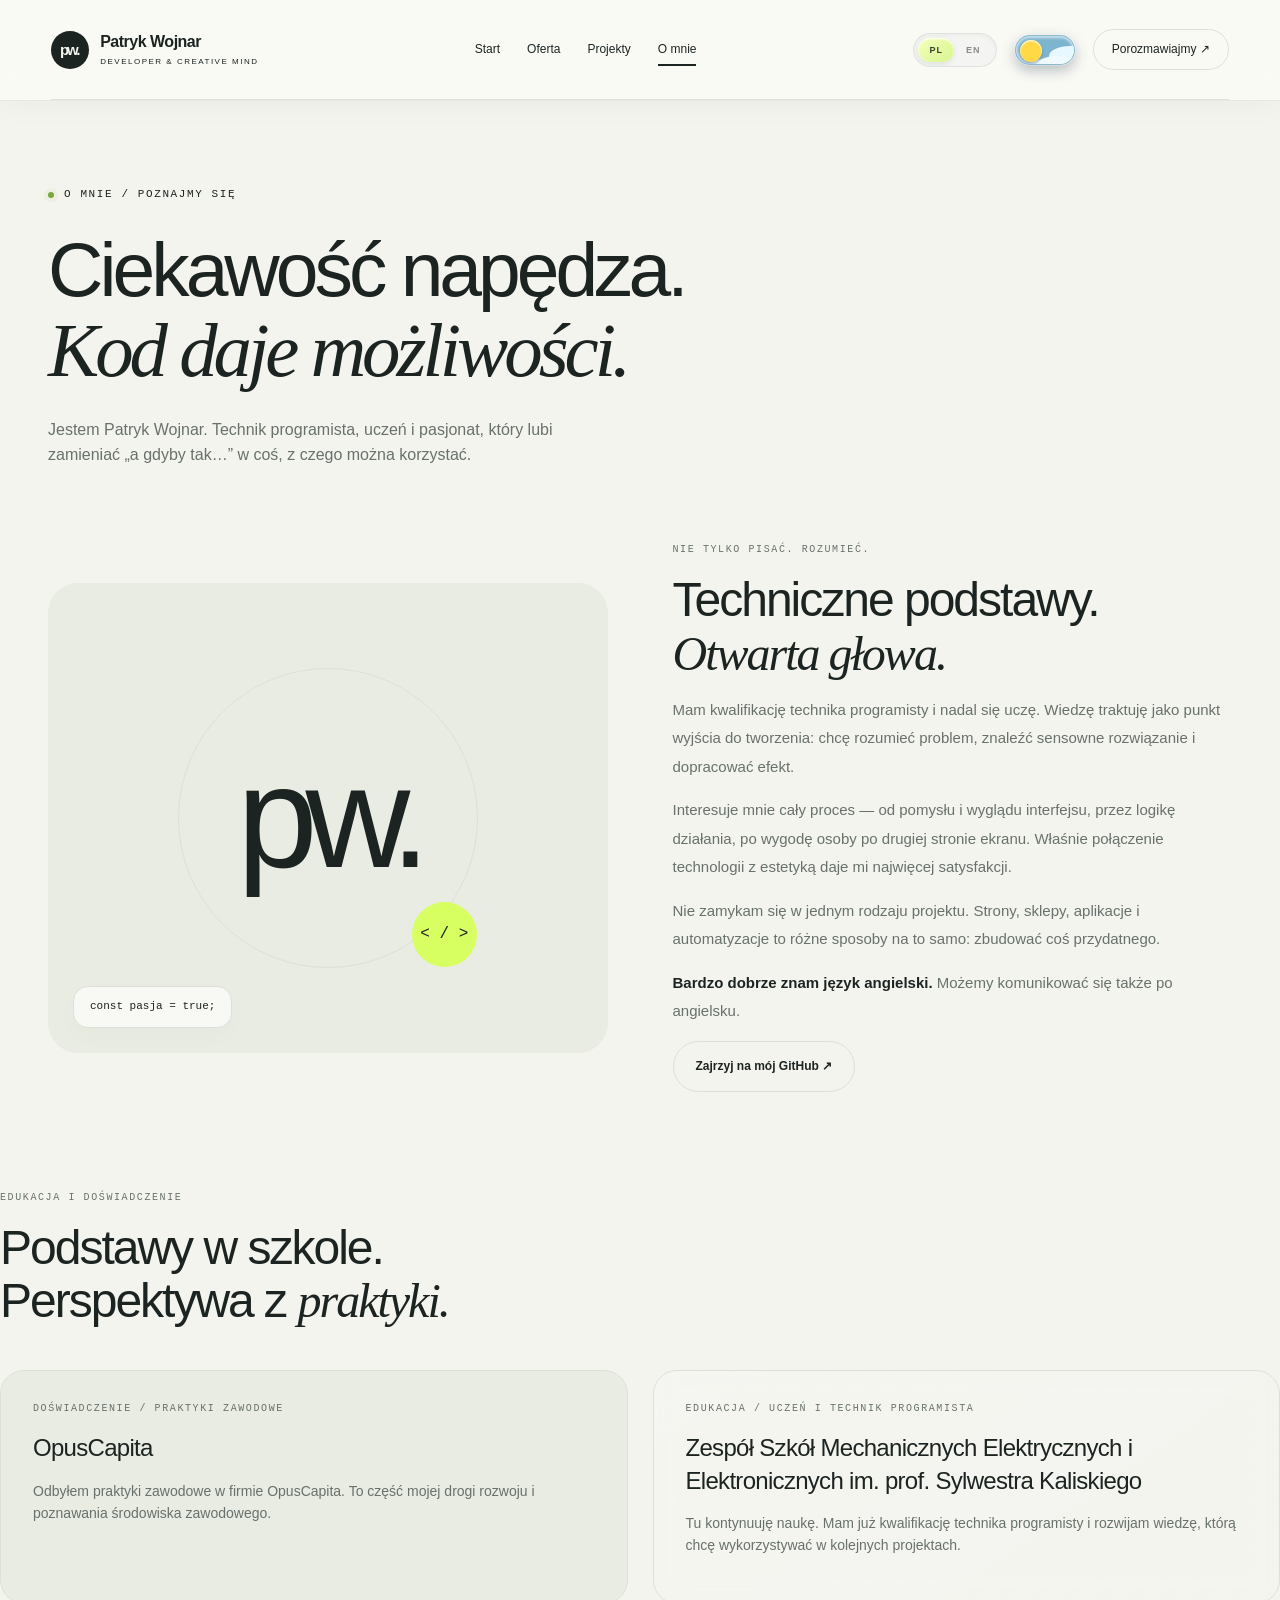
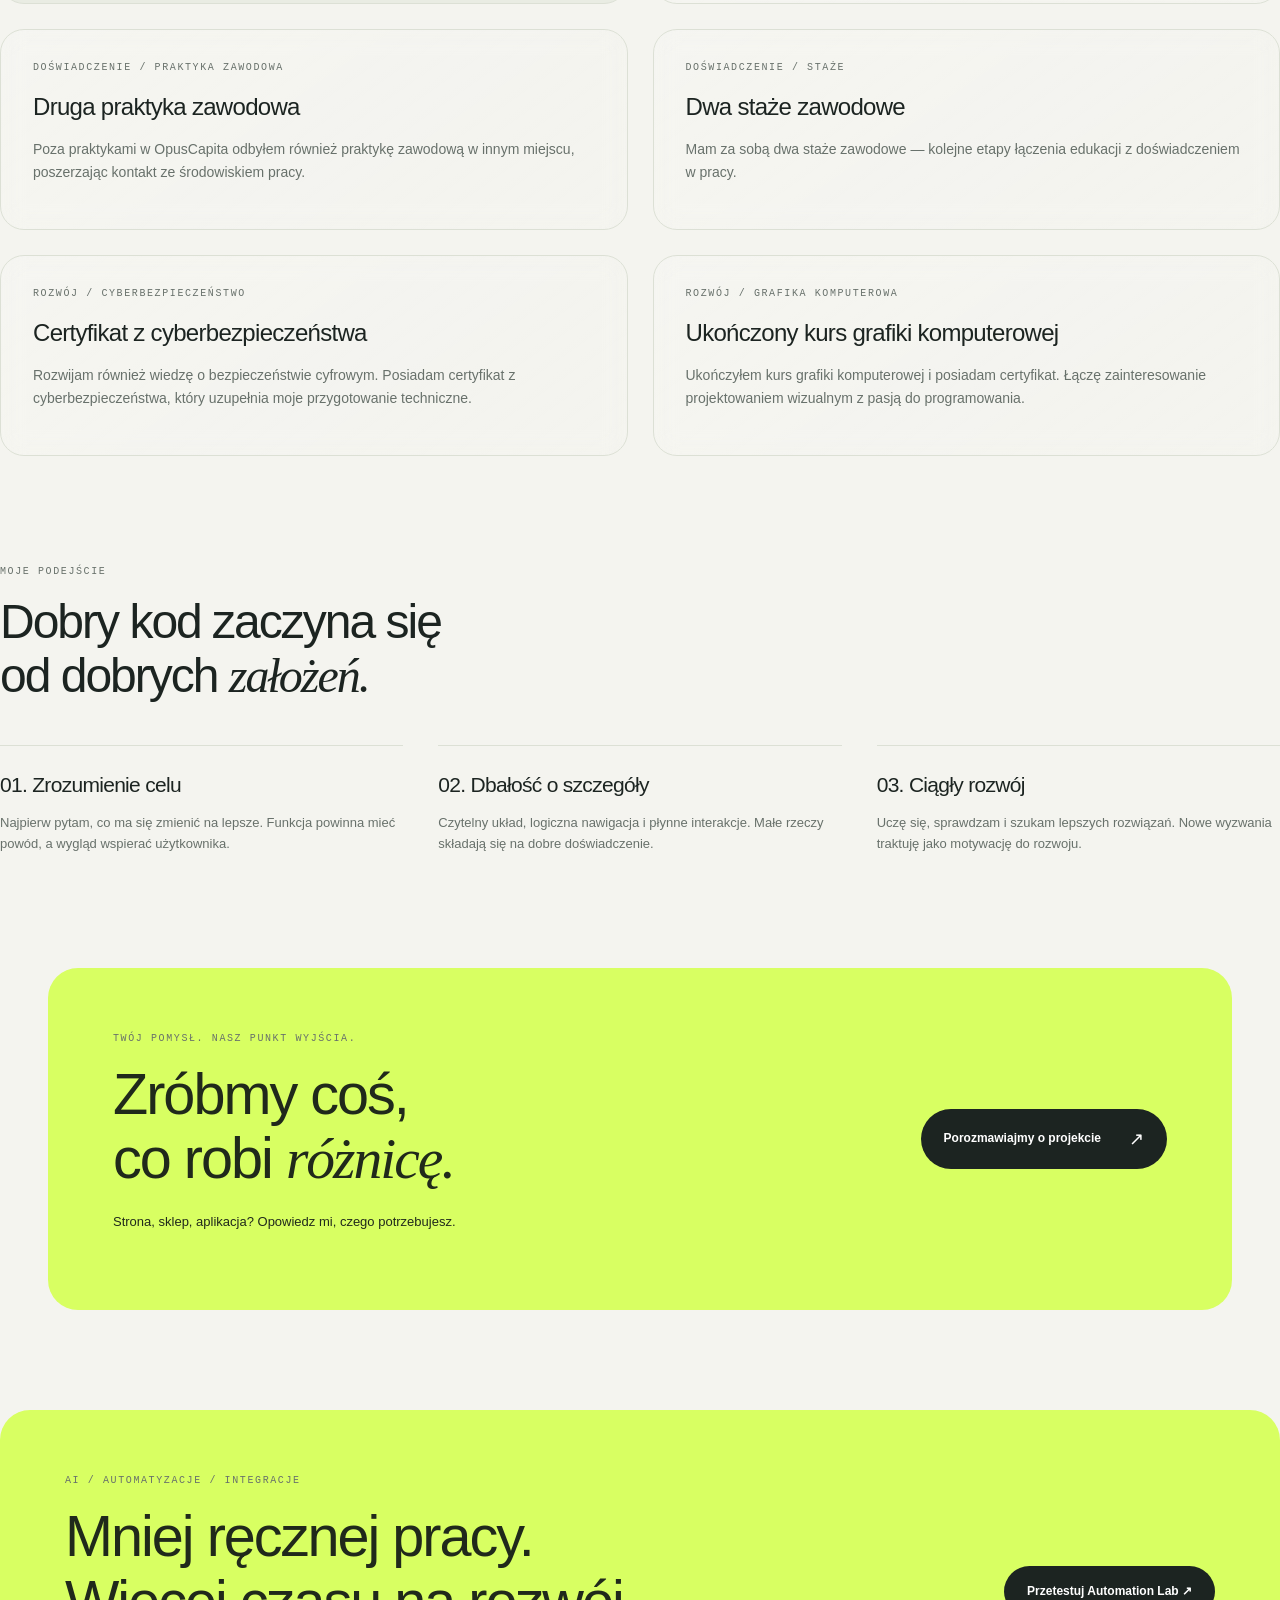
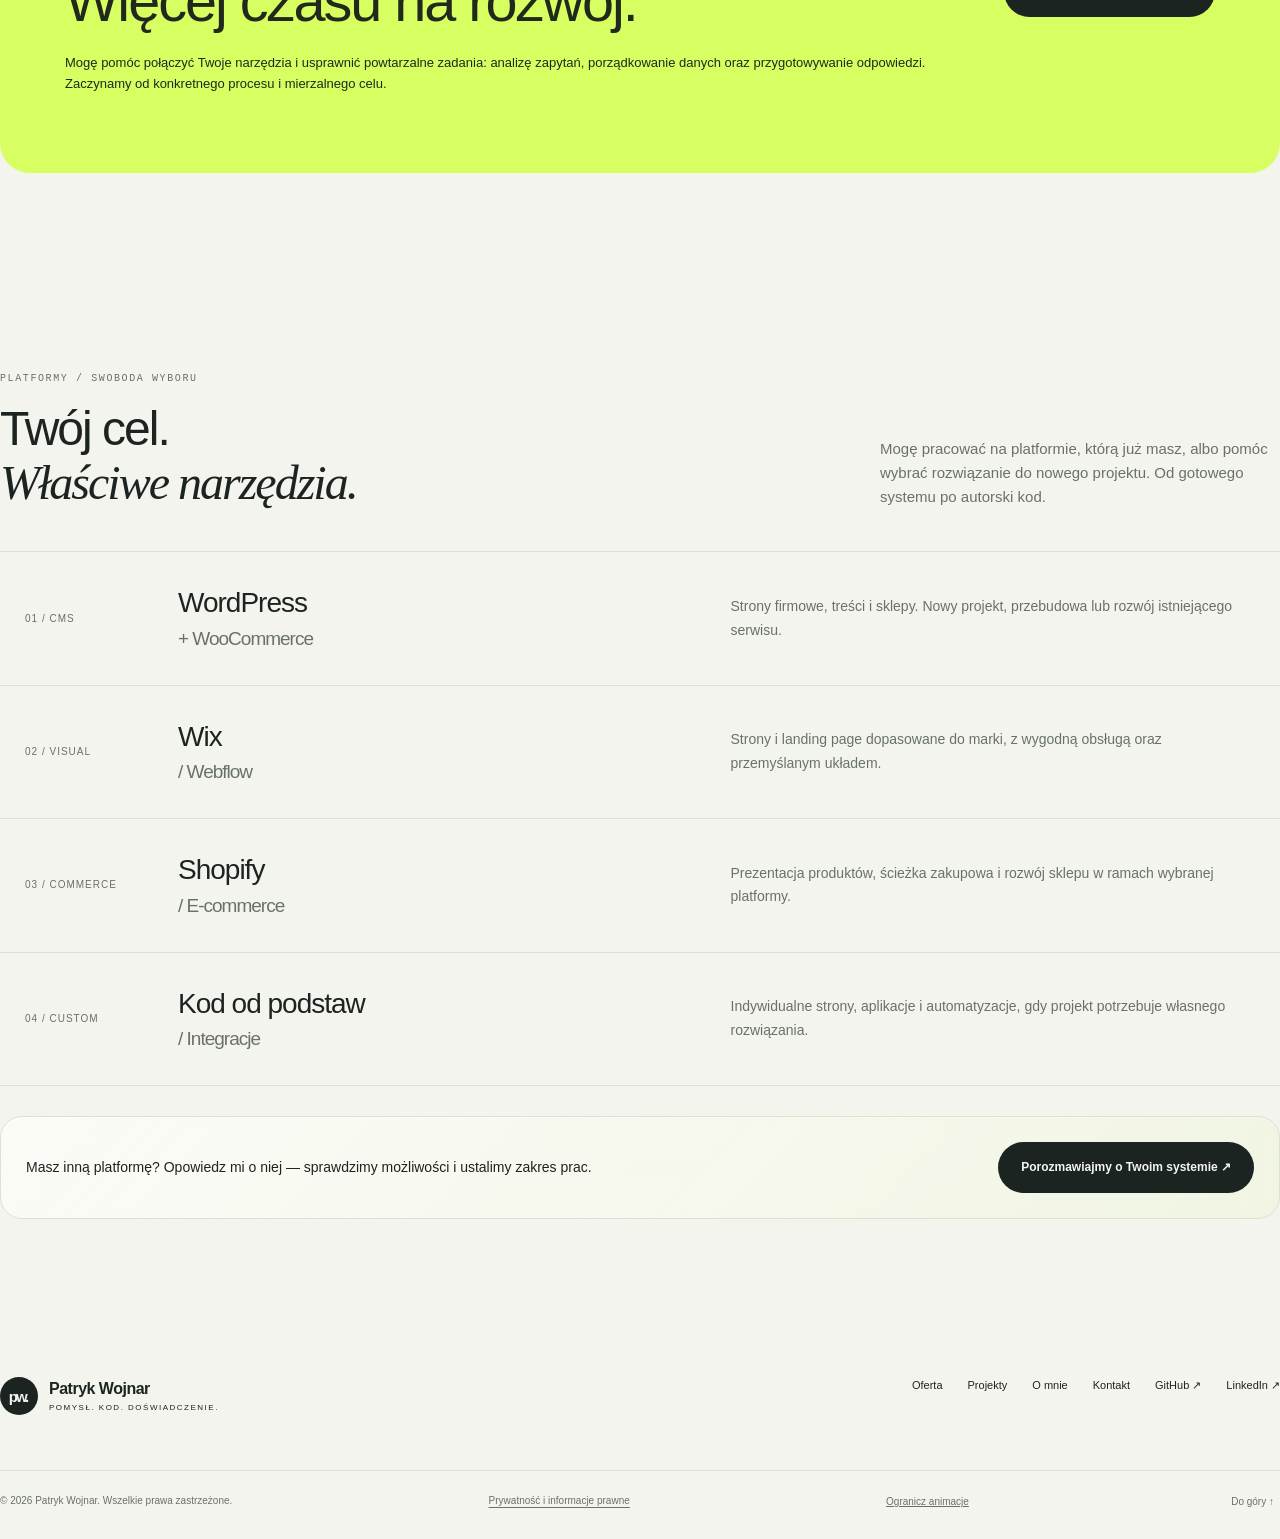
<file: o-mnie.html>
<!doctype html><html lang="pl"><head><meta charset="UTF-8"><meta name="viewport" content="width=device-width,initial-scale=1"><meta name="theme-color" content="#f4f4ef"><title>O mnie — Patryk Wojnar, technik programista</title><meta name="description" content="Patryk Wojnar — technik programista, uczeń i pasjonat. Strony internetowe, sklepy, aplikacje i interaktywne doświadczenia. Porozmawiajmy o Twoim projekcie."><meta property="og:title" content="O mnie — Patryk Wojnar, technik programista"><meta property="og:description" content="Twój pomysł. Mój kod. Dobry efekt. Poznaj moje portfolio i porozmawiajmy o Twoim projekcie."><meta property="og:type" content="website"><meta property="og:locale" content="pl_PL"><link rel="icon" href="assets/favicon.svg" type="image/svg+xml"><link rel="stylesheet" href="assets/style.css"><script type="application/ld+json">{"@context": "https://schema.org", "@type": "Person", "name": "Patryk Wojnar", "jobTitle": "Technik programista", "email": "patrykwojnar001@gmail.com", "telephone": "+48502317200", "sameAs": ["https://github.com/patrykwojnar01", "https://www.linkedin.com/in/patryk-wojnar-71746a39a/"]}</script><script src="assets/app.js" defer></script><script src="prace/shared/translations.js" defer></script><script src="prace/shared/i18n.js" defer></script><link rel="stylesheet" href="prace/shared/language.css"></head><body><a class="skip" href="#main">Przejdź do treści</a><header class="container"><nav class="nav" aria-label="Nawigacja główna"><a class="brand" href="index.html"><span class="brand-mark">pw.</span><span>Patryk Wojnar<small>DEVELOPER & CREATIVE MIND</small></span></a><div class="nav-links" id="nav-links"><a href="index.html">Start</a><a href="oferta.html">Oferta</a><a href="projekty.html">Projekty</a><a href="o-mnie.html" aria-current="page">O mnie</a><a href="kontakt.html" class="mobile-contact">Kontakt</a></div><div class="nav-end"><button class="theme" type="button" role="switch" aria-checked="false" aria-label="Tryb ciemny" title="Zmień motyw"></button><a class="nav-contact" href="kontakt.html">Porozmawiajmy ↗</a><button class="menu-button" aria-expanded="false" aria-controls="nav-links">Menu +</button></div></nav></header><main id="main"><div class="container"><div class="page-heading"><div class="eyebrow"><span class="status-dot"></span>O MNIE / POZNAJMY SIĘ</div><h1>Ciekawość napędza.<br><span class="serif">Kod daje możliwości.</span></h1><p>Jestem Patryk Wojnar. Technik programista, uczeń i pasjonat, który lubi zamieniać „a gdyby tak…” w coś, z czego można korzystać.</p></div></div><section class="container about-layout"><div class="about-art reveal"><div class="about-monogram" aria-hidden="true">pw.</div><div class="float-label">const pasja = true;</div></div><div class="reveal"><div class="section-tag">NIE TYLKO PISAĆ. ROZUMIEĆ.</div><h2>Techniczne podstawy.<br><span class="serif">Otwarta głowa.</span></h2><p class="body-copy">Mam kwalifikację technika programisty i nadal się uczę. Wiedzę traktuję jako punkt wyjścia do tworzenia: chcę rozumieć problem, znaleźć sensowne rozwiązanie i dopracować efekt.</p><p class="body-copy">Interesuje mnie cały proces — od pomysłu i wyglądu interfejsu, przez logikę działania, po wygodę osoby po drugiej stronie ekranu. Właśnie połączenie technologii z estetyką daje mi najwięcej satysfakcji.</p><p class="body-copy">Nie zamykam się w jednym rodzaju projektu. Strony, sklepy, aplikacje i automatyzacje to różne sposoby na to samo: zbudować coś przydatnego.</p><p class="body-copy"><strong style="color:var(--ink)">Bardzo dobrze znam język angielski.</strong> Możemy komunikować się także po angielsku.</p><a class="button outline" href="https://github.com/patrykwojnar01" target="_blank" rel="noopener noreferrer">Zajrzyj na mój GitHub ↗</a></div></section><section class="container section"><div class="section-head"><div><div class="section-tag">EDUKACJA I DOŚWIADCZENIE</div><h2>Podstawy w szkole.<br>Perspektywa z <span class="serif">praktyki.</span></h2></div></div><div class="experience-grid"><article class="experience-card reveal"><span class="section-tag">DOŚWIADCZENIE / PRAKTYKI ZAWODOWE</span><h3>OpusCapita</h3><p>Odbyłem praktyki zawodowe w firmie OpusCapita. To część mojej drogi rozwoju i poznawania środowiska zawodowego.</p></article><article class="experience-card reveal"><span class="section-tag">EDUKACJA / UCZEŃ I TECHNIK PROGRAMISTA</span><h3>Zespół Szkół Mechanicznych Elektrycznych i Elektronicznych im. prof. Sylwestra Kaliskiego</h3><p>Tu kontynuuję naukę. Mam już kwalifikację technika programisty i rozwijam wiedzę, którą chcę wykorzystywać w kolejnych projektach.</p></article><article class="experience-card reveal"><span class="section-tag">DOŚWIADCZENIE / PRAKTYKA ZAWODOWA</span><h3>Druga praktyka zawodowa</h3><p>Poza praktykami w OpusCapita odbyłem również praktykę zawodową w innym miejscu, poszerzając kontakt ze środowiskiem pracy.</p></article><article class="experience-card reveal"><span class="section-tag">DOŚWIADCZENIE / STAŻE</span><h3>Dwa staże zawodowe</h3><p>Mam za sobą dwa staże zawodowe — kolejne etapy łączenia edukacji z doświadczeniem w pracy.</p></article><article class="experience-card reveal"><span class="section-tag">ROZWÓJ / CYBERBEZPIECZEŃSTWO</span><h3>Certyfikat z cyberbezpieczeństwa</h3><p>Rozwijam również wiedzę o bezpieczeństwie cyfrowym. Posiadam certyfikat z cyberbezpieczeństwa, który uzupełnia moje przygotowanie techniczne.</p></article><article class="experience-card reveal"><span class="section-tag">ROZWÓJ / GRAFIKA KOMPUTEROWA</span><h3>Ukończony kurs grafiki komputerowej</h3><p>Ukończyłem kurs grafiki komputerowej i posiadam certyfikat. Łączę zainteresowanie projektowaniem wizualnym z pasją do programowania.</p></article></div></section><section class="container section" style="padding-top:10px"><div class="section-head"><div><div class="section-tag">MOJE PODEJŚCIE</div><h2>Dobry kod zaczyna się<br>od dobrych <span class="serif">założeń.</span></h2></div></div><div class="values"><article class="value reveal"><h3>01. Zrozumienie celu</h3><p>Najpierw pytam, co ma się zmienić na lepsze. Funkcja powinna mieć powód, a wygląd wspierać użytkownika.</p></article><article class="value reveal"><h3>02. Dbałość o szczegóły</h3><p>Czytelny układ, logiczna nawigacja i płynne interakcje. Małe rzeczy składają się na dobre doświadczenie.</p></article><article class="value reveal"><h3>03. Ciągły rozwój</h3><p>Uczę się, sprawdzam i szukam lepszych rozwiązań. Nowe wyzwania traktuję jako motywację do rozwoju.</p></article></div></section><section class="container"><div class="cta reveal"><div><div class="section-tag">TWÓJ POMYSŁ. NASZ PUNKT WYJŚCIA.</div><h2>Zróbmy coś,<br>co robi <span class="serif">różnicę.</span></h2><p>Strona, sklep, aplikacja? Opowiedz mi, czego potrzebujesz.</p></div><a class="button" href="kontakt.html">Porozmawiajmy o projekcie <span class="arrow">↗</span></a></div></section><section class="container section"><div class="cta"><div><div class="section-tag">AI / AUTOMATYZACJE / INTEGRACJE</div><h2>Mniej ręcznej pracy.<br>Więcej czasu na rozwój.</h2><p>Mogę pomóc połączyć Twoje narzędzia i usprawnić powtarzalne zadania: analizę zapytań, porządkowanie danych oraz przygotowywanie odpowiedzi. Zaczynamy od konkretnego procesu i mierzalnego celu.</p></div><a class="button" href="prace/nexus/index.html#intake">Przetestuj Automation Lab ↗</a></div></section><section class="container section platform-section" id="platformy"><div class="section-head"><div><div class="section-tag">PLATFORMY / SWOBODA WYBORU</div><h2>Twój cel.<br><span class="serif">Właściwe narzędzia.</span></h2></div><p>Mogę pracować na platformie, którą już masz, albo pomóc wybrać rozwiązanie do nowego projektu. Od gotowego systemu po autorski kod.</p></div><div class="platform-list"><div class="platform-row"><span class="platform-number">01 / CMS</span><h3>WordPress<span> + WooCommerce</span></h3><p>Strony firmowe, treści i sklepy. Nowy projekt, przebudowa lub rozwój istniejącego serwisu.</p></div><div class="platform-row"><span class="platform-number">02 / VISUAL</span><h3>Wix<span> / Webflow</span></h3><p>Strony i landing page dopasowane do marki, z wygodną obsługą oraz przemyślanym układem.</p></div><div class="platform-row"><span class="platform-number">03 / COMMERCE</span><h3>Shopify<span> / E-commerce</span></h3><p>Prezentacja produktów, ścieżka zakupowa i rozwój sklepu w ramach wybranej platformy.</p></div><div class="platform-row"><span class="platform-number">04 / CUSTOM</span><h3>Kod od podstaw<span> / Integracje</span></h3><p>Indywidualne strony, aplikacje i automatyzacje, gdy projekt potrzebuje własnego rozwiązania.</p></div></div><div class="platform-bottom"><p>Masz inną platformę? Opowiedz mi o niej — sprawdzimy możliwości i ustalimy zakres prac.</p><a class="button" href="kontakt.html">Porozmawiajmy o Twoim systemie ↗</a></div></section></main><footer class="container footer"><div class="footer-top"><a class="brand" href="index.html"><span class="brand-mark">pw.</span><span>Patryk Wojnar<small>POMYSŁ. KOD. DOŚWIADCZENIE.</small></span></a><div class="footer-links"><a href="oferta.html">Oferta</a><a href="projekty.html">Projekty</a><a href="o-mnie.html">O mnie</a><a href="kontakt.html">Kontakt</a><a href="https://github.com/patrykwojnar01" target="_blank" rel="noopener noreferrer">GitHub ↗</a><a href="https://www.linkedin.com/in/patryk-wojnar-71746a39a/" target="_blank" rel="noopener noreferrer">LinkedIn ↗</a></div></div><div class="footer-bottom"><span>© <span data-year>2026</span> Patryk Wojnar. Wszelkie prawa zastrzeżone.</span><a href="prywatnosc.html">Prywatność i informacje prawne</a><button class="motion-toggle" aria-pressed="false">Ogranicz animacje</button><button class="back-top">Do góry ↑</button></div></footer></body></html>
</file>
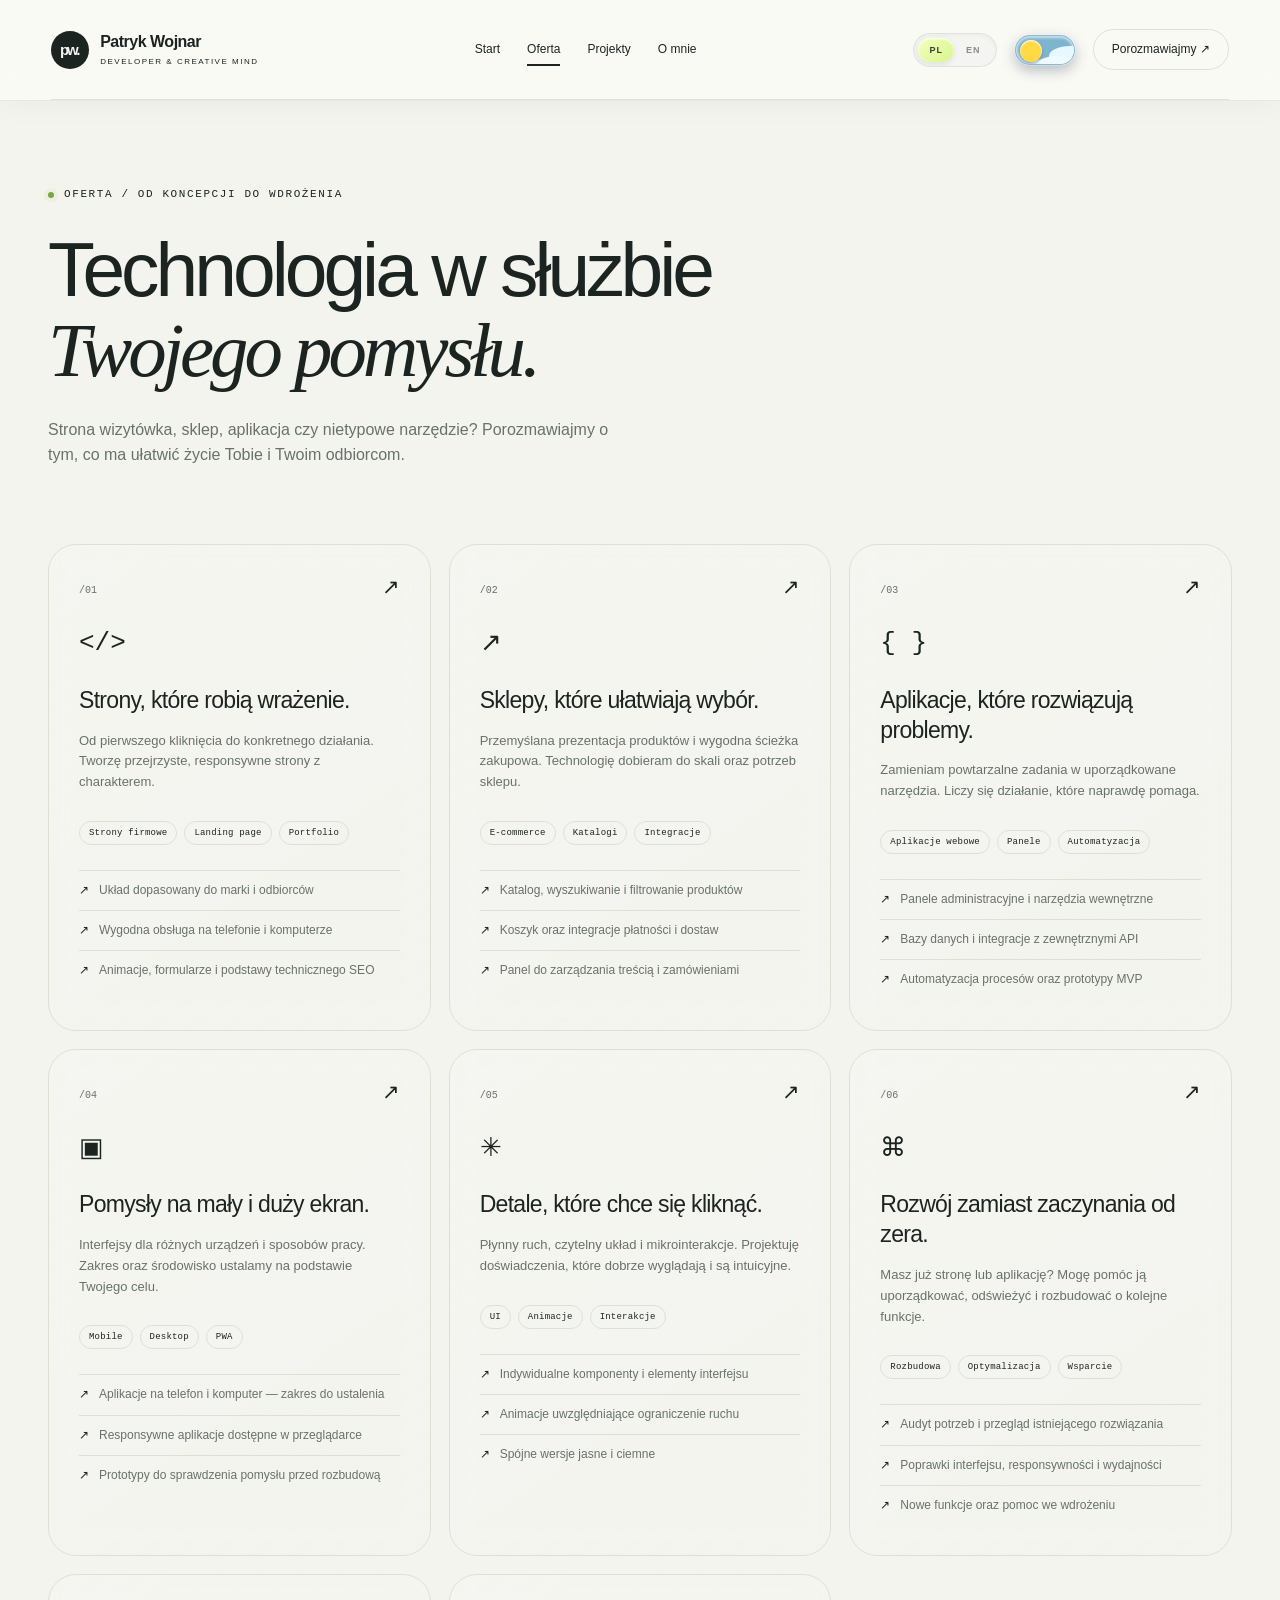
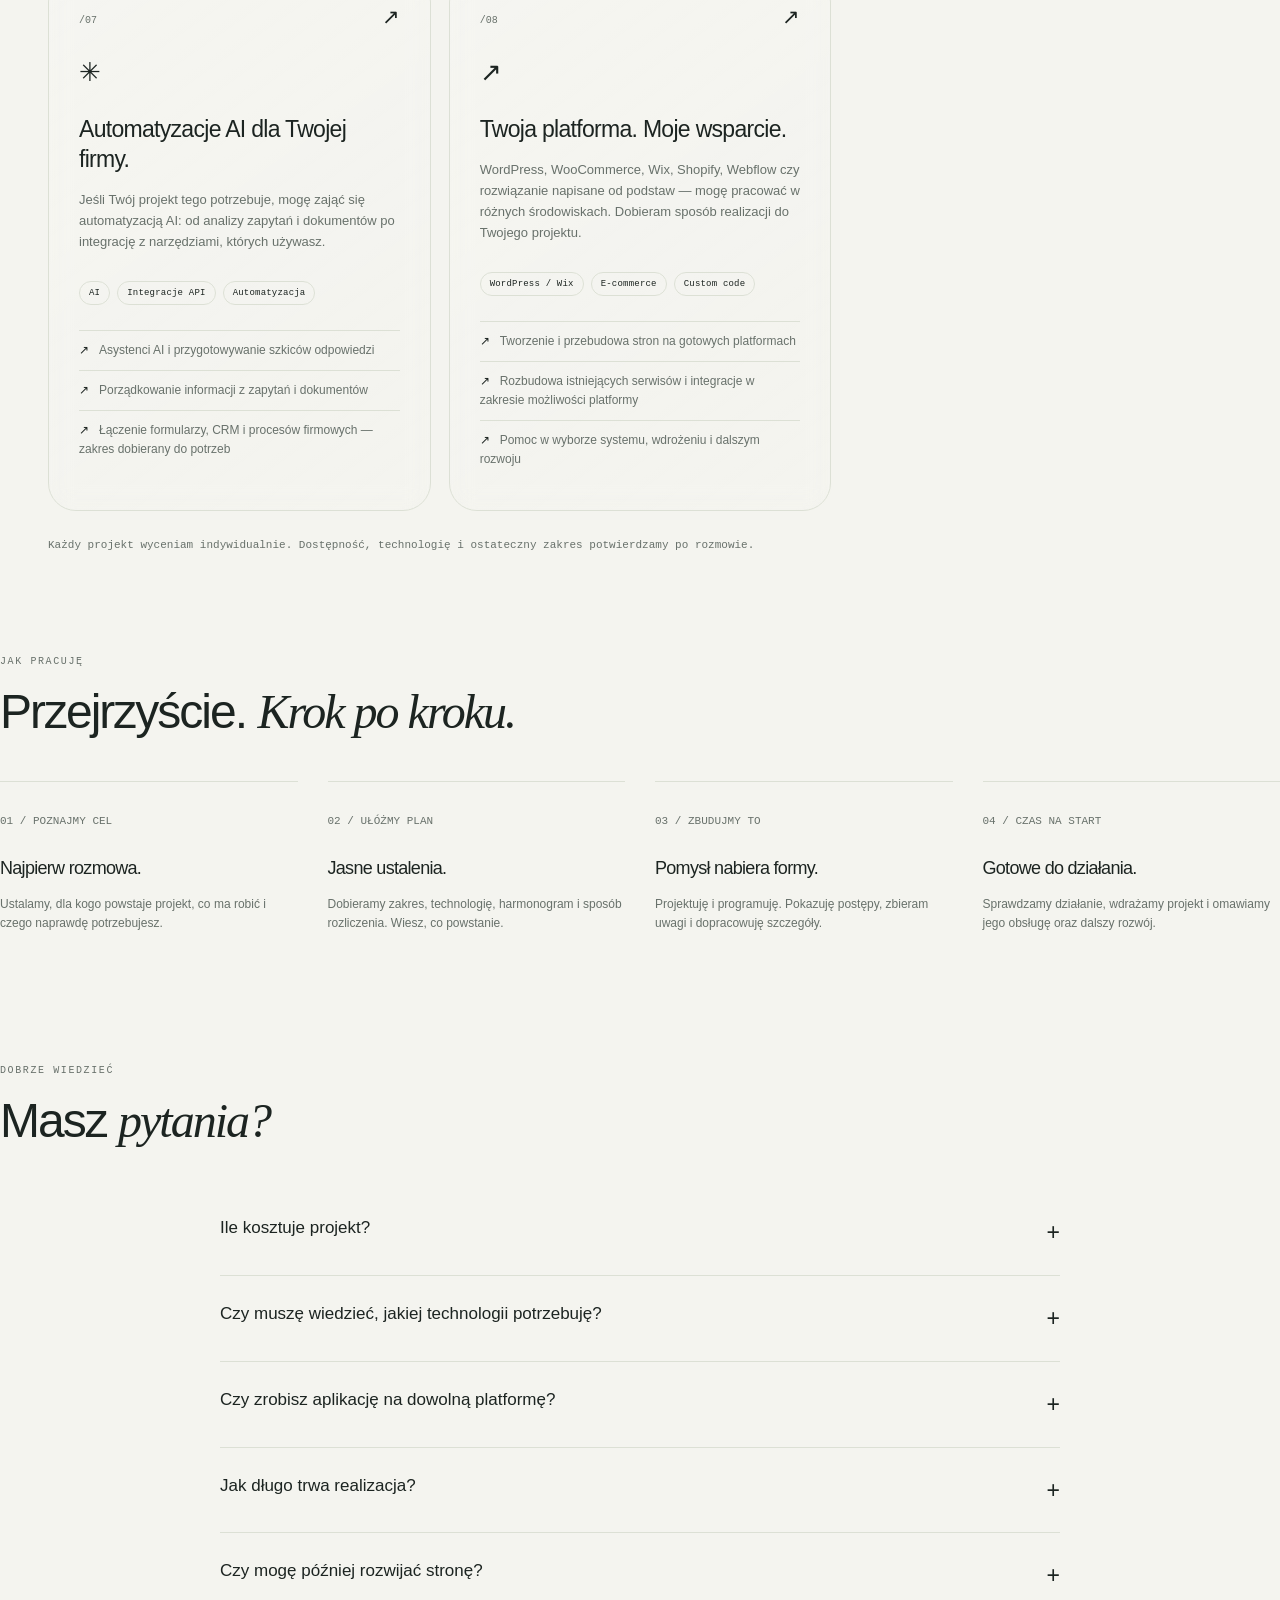
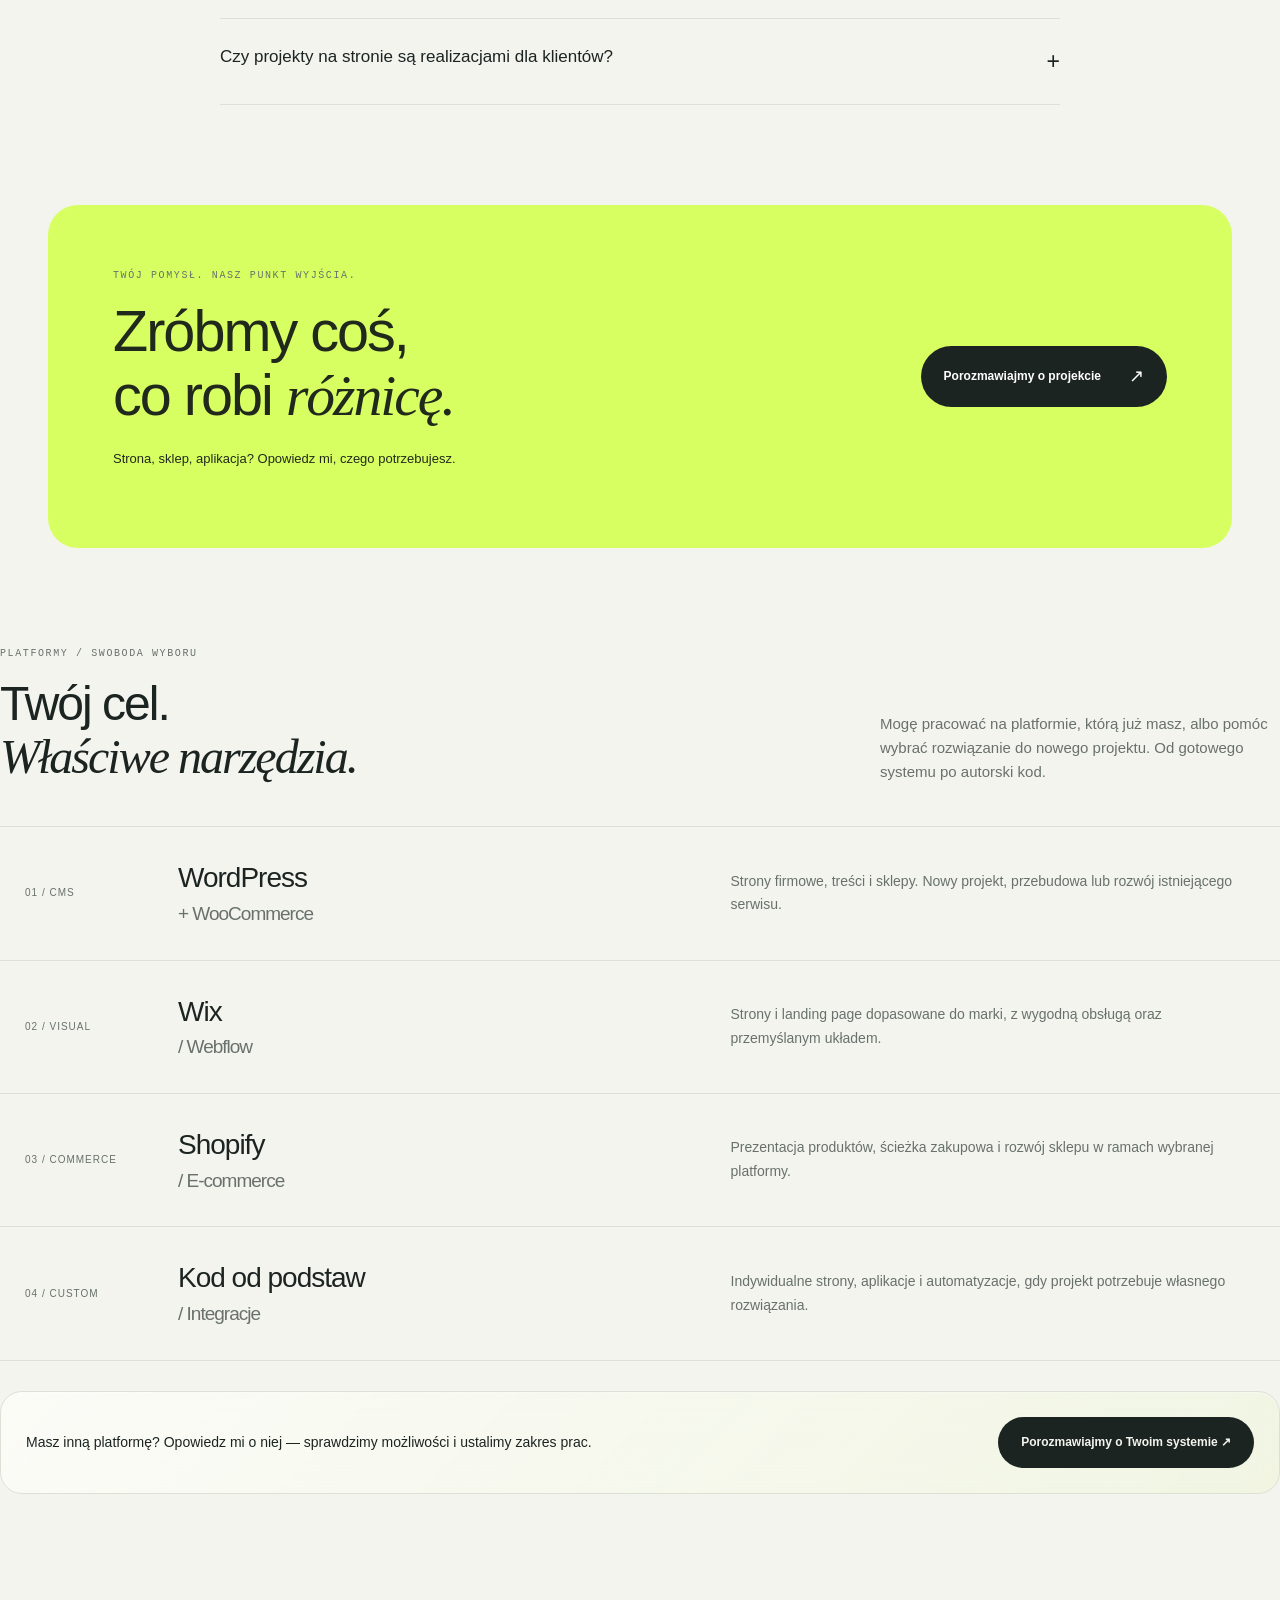
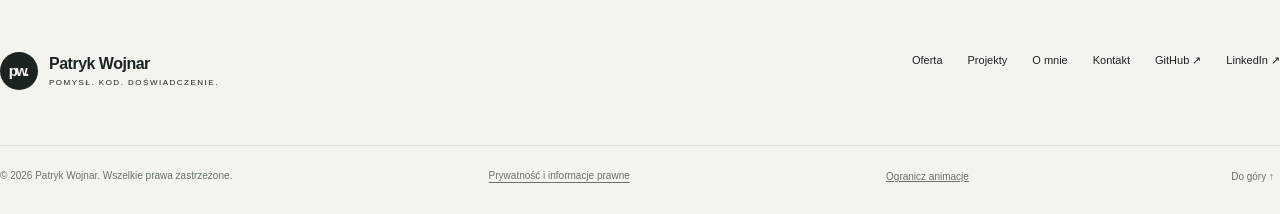
<file: oferta.html>
<!doctype html><html lang="pl"><head><meta charset="UTF-8"><meta name="viewport" content="width=device-width,initial-scale=1"><meta name="theme-color" content="#f4f4ef"><title>Oferta — Patryk Wojnar</title><meta name="description" content="Patryk Wojnar — technik programista, uczeń i pasjonat. Strony internetowe, sklepy, aplikacje i interaktywne doświadczenia. Porozmawiajmy o Twoim projekcie."><meta property="og:title" content="Oferta — Patryk Wojnar"><meta property="og:description" content="Twój pomysł. Mój kod. Dobry efekt. Poznaj moje portfolio i porozmawiajmy o Twoim projekcie."><meta property="og:type" content="website"><meta property="og:locale" content="pl_PL"><link rel="icon" href="assets/favicon.svg" type="image/svg+xml"><link rel="stylesheet" href="assets/style.css"><script type="application/ld+json">{"@context": "https://schema.org", "@type": "Person", "name": "Patryk Wojnar", "jobTitle": "Technik programista", "email": "patrykwojnar001@gmail.com", "telephone": "+48502317200", "sameAs": ["https://github.com/patrykwojnar01", "https://www.linkedin.com/in/patryk-wojnar-71746a39a/"]}</script><script src="assets/app.js" defer></script><script src="prace/shared/translations.js" defer></script><script src="prace/shared/i18n.js" defer></script><link rel="stylesheet" href="prace/shared/language.css"></head><body><a class="skip" href="#main">Przejdź do treści</a><header class="container"><nav class="nav" aria-label="Nawigacja główna"><a class="brand" href="index.html"><span class="brand-mark">pw.</span><span>Patryk Wojnar<small>DEVELOPER & CREATIVE MIND</small></span></a><div class="nav-links" id="nav-links"><a href="index.html">Start</a><a href="oferta.html" aria-current="page">Oferta</a><a href="projekty.html">Projekty</a><a href="o-mnie.html">O mnie</a><a href="kontakt.html" class="mobile-contact">Kontakt</a></div><div class="nav-end"><button class="theme" type="button" role="switch" aria-checked="false" aria-label="Tryb ciemny" title="Zmień motyw"></button><a class="nav-contact" href="kontakt.html">Porozmawiajmy ↗</a><button class="menu-button" aria-expanded="false" aria-controls="nav-links">Menu +</button></div></nav></header><main id="main"><div class="container"><div class="page-heading"><div class="eyebrow"><span class="status-dot"></span>OFERTA / OD KONCEPCJI DO WDROŻENIA</div><h1>Technologia w służbie<br><span class="serif">Twojego pomysłu.</span></h1><p>Strona wizytówka, sklep, aplikacja czy nietypowe narzędzie? Porozmawiajmy o tym, co ma ułatwić życie Tobie i Twoim odbiorcom.</p></div></div><section class="container" style="padding-bottom:70px"><div class="services-grid"><article class="service-card reveal"><span class="card-number">/01</span><span class="corner">↗</span><div class="service-icon" aria-hidden="true">&lt;/&gt;</div><h3>Strony, które robią wrażenie.</h3><p>Od pierwszego kliknięcia do konkretnego działania. Tworzę przejrzyste, responsywne strony z charakterem.</p><div class="tags"><span class="tag">Strony firmowe</span><span class="tag">Landing page</span><span class="tag">Portfolio</span></div><ul class="feature-list"><li>Układ dopasowany do marki i odbiorców</li><li>Wygodna obsługa na telefonie i komputerze</li><li>Animacje, formularze i podstawy technicznego SEO</li></ul></article><article class="service-card reveal"><span class="card-number">/02</span><span class="corner">↗</span><div class="service-icon" aria-hidden="true">↗</div><h3>Sklepy, które ułatwiają wybór.</h3><p>Przemyślana prezentacja produktów i wygodna ścieżka zakupowa. Technologię dobieram do skali oraz potrzeb sklepu.</p><div class="tags"><span class="tag">E-commerce</span><span class="tag">Katalogi</span><span class="tag">Integracje</span></div><ul class="feature-list"><li>Katalog, wyszukiwanie i filtrowanie produktów</li><li>Koszyk oraz integracje płatności i dostaw</li><li>Panel do zarządzania treścią i zamówieniami</li></ul></article><article class="service-card reveal"><span class="card-number">/03</span><span class="corner">↗</span><div class="service-icon" aria-hidden="true">{ }</div><h3>Aplikacje, które rozwiązują problemy.</h3><p>Zamieniam powtarzalne zadania w uporządkowane narzędzia. Liczy się działanie, które naprawdę pomaga.</p><div class="tags"><span class="tag">Aplikacje webowe</span><span class="tag">Panele</span><span class="tag">Automatyzacja</span></div><ul class="feature-list"><li>Panele administracyjne i narzędzia wewnętrzne</li><li>Bazy danych i integracje z zewnętrznymi API</li><li>Automatyzacja procesów oraz prototypy MVP</li></ul></article><article class="service-card reveal"><span class="card-number">/04</span><span class="corner">↗</span><div class="service-icon" aria-hidden="true">▣</div><h3>Pomysły na mały i duży ekran.</h3><p>Interfejsy dla różnych urządzeń i sposobów pracy. Zakres oraz środowisko ustalamy na podstawie Twojego celu.</p><div class="tags"><span class="tag">Mobile</span><span class="tag">Desktop</span><span class="tag">PWA</span></div><ul class="feature-list"><li>Aplikacje na telefon i komputer — zakres do ustalenia</li><li>Responsywne aplikacje dostępne w przeglądarce</li><li>Prototypy do sprawdzenia pomysłu przed rozbudową</li></ul></article><article class="service-card reveal"><span class="card-number">/05</span><span class="corner">↗</span><div class="service-icon" aria-hidden="true">✳</div><h3>Detale, które chce się kliknąć.</h3><p>Płynny ruch, czytelny układ i mikrointerakcje. Projektuję doświadczenia, które dobrze wyglądają i są intuicyjne.</p><div class="tags"><span class="tag">UI</span><span class="tag">Animacje</span><span class="tag">Interakcje</span></div><ul class="feature-list"><li>Indywidualne komponenty i elementy interfejsu</li><li>Animacje uwzględniające ograniczenie ruchu</li><li>Spójne wersje jasne i ciemne</li></ul></article><article class="service-card reveal"><span class="card-number">/06</span><span class="corner">↗</span><div class="service-icon" aria-hidden="true">⌘</div><h3>Rozwój zamiast zaczynania od zera.</h3><p>Masz już stronę lub aplikację? Mogę pomóc ją uporządkować, odświeżyć i rozbudować o kolejne funkcje.</p><div class="tags"><span class="tag">Rozbudowa</span><span class="tag">Optymalizacja</span><span class="tag">Wsparcie</span></div><ul class="feature-list"><li>Audyt potrzeb i przegląd istniejącego rozwiązania</li><li>Poprawki interfejsu, responsywności i wydajności</li><li>Nowe funkcje oraz pomoc we wdrożeniu</li></ul></article><article class="service-card reveal"><span class="card-number">/07</span><span class="corner">↗</span><div class="service-icon" aria-hidden="true">✳</div><h3>Automatyzacje AI dla Twojej firmy.</h3><p>Jeśli Twój projekt tego potrzebuje, mogę zająć się automatyzacją AI: od analizy zapytań i dokumentów po integrację z narzędziami, których używasz.</p><div class="tags"><span class="tag">AI</span><span class="tag">Integracje API</span><span class="tag">Automatyzacja</span></div><ul class="feature-list"><li>Asystenci AI i przygotowywanie szkiców odpowiedzi</li><li>Porządkowanie informacji z zapytań i dokumentów</li><li>Łączenie formularzy, CRM i procesów firmowych — zakres dobierany do potrzeb</li></ul></article><article class="service-card reveal"><span class="card-number">/08</span><span class="corner">↗</span><div class="service-icon" aria-hidden="true">↗</div><h3>Twoja platforma. Moje wsparcie.</h3><p>WordPress, WooCommerce, Wix, Shopify, Webflow czy rozwiązanie napisane od podstaw — mogę pracować w różnych środowiskach. Dobieram sposób realizacji do Twojego projektu.</p><div class="tags"><span class="tag">WordPress / Wix</span><span class="tag">E-commerce</span><span class="tag">Custom code</span></div><ul class="feature-list"><li>Tworzenie i przebudowa stron na gotowych platformach</li><li>Rozbudowa istniejących serwisów i integracje w zakresie możliwości platformy</li><li>Pomoc w wyborze systemu, wdrożeniu i dalszym rozwoju</li></ul></article></div><p class="note" style="margin-top:25px">Każdy projekt wyceniam indywidualnie. Dostępność, technologię i ostateczny zakres potwierdzamy po rozmowie.</p></section><section class="container section" style="padding-top:20px"><div class="section-head"><div><div class="section-tag">JAK PRACUJĘ</div><h2>Przejrzyście. <span class="serif">Krok po kroku.</span></h2></div></div><div class="process"><div class="process-item reveal"><span>01 / POZNAJMY CEL</span><h3>Najpierw rozmowa.</h3><p>Ustalamy, dla kogo powstaje projekt, co ma robić i czego naprawdę potrzebujesz.</p></div><div class="process-item reveal"><span>02 / UŁÓŻMY PLAN</span><h3>Jasne ustalenia.</h3><p>Dobieramy zakres, technologię, harmonogram i sposób rozliczenia. Wiesz, co powstanie.</p></div><div class="process-item reveal"><span>03 / ZBUDUJMY TO</span><h3>Pomysł nabiera formy.</h3><p>Projektuję i programuję. Pokazuję postępy, zbieram uwagi i dopracowuję szczegóły.</p></div><div class="process-item reveal"><span>04 / CZAS NA START</span><h3>Gotowe do działania.</h3><p>Sprawdzamy działanie, wdrażamy projekt i omawiamy jego obsługę oraz dalszy rozwój.</p></div></div></section><section class="container section" style="padding-top:20px"><div class="section-head"><div><div class="section-tag">DOBRZE WIEDZIEĆ</div><h2>Masz <span class="serif">pytania?</span></h2></div></div><div class="faq"><details><summary>Ile kosztuje projekt?</summary><p>Cena zależy od zakresu, funkcji, liczby widoków i integracji. Po rozmowie o potrzebach przygotowuję propozycję. Koszty domeny, hostingu i zewnętrznych usług omawiamy oddzielnie.</p></details><details><summary>Czy muszę wiedzieć, jakiej technologii potrzebuję?</summary><p>Nie. Wystarczy opisać problem i oczekiwany efekt. Razem dobierzemy środowisko oraz narzędzia, biorąc pod uwagę budżet, rozwój i późniejszą obsługę.</p></details><details><summary>Czy zrobisz aplikację na dowolną platformę?</summary><p>Rozmawiam o projektach webowych, mobilnych i desktopowych. Najpierw oceniam wymagania i możliwości realizacji. Konkretny system, technologię oraz zakres potwierdzamy przed rozpoczęciem pracy.</p></details><details><summary>Jak długo trwa realizacja?</summary><p>Termin ustalam indywidualnie. Zależy od rozmiaru projektu, dostępności materiałów i złożoności funkcji. Przed startem ustalamy etapy oraz sposób przekazywania uwag.</p></details><details><summary>Czy mogę później rozwijać stronę?</summary><p>Tak — możliwość rozbudowy uwzględniamy już przy planowaniu. Możemy ustalić dalszą współpracę, dodawanie funkcji i zakres wsparcia po wdrożeniu.</p></details><details><summary>Czy projekty na stronie są realizacjami dla klientów?</summary><p>Prezentowane Forma, Flow i Atlas to demonstracje stworzone dla tego portfolio. Pokazują kierunek wizualny oraz wybrane interakcje. Nie przedstawiam ich jako płatnych wdrożeń ani nie przypisuję im wyników biznesowych.</p></details></div></section><section class="container"><div class="cta reveal"><div><div class="section-tag">TWÓJ POMYSŁ. NASZ PUNKT WYJŚCIA.</div><h2>Zróbmy coś,<br>co robi <span class="serif">różnicę.</span></h2><p>Strona, sklep, aplikacja? Opowiedz mi, czego potrzebujesz.</p></div><a class="button" href="kontakt.html">Porozmawiajmy o projekcie <span class="arrow">↗</span></a></div></section><section class="container section platform-section" id="platformy"><div class="section-head"><div><div class="section-tag">PLATFORMY / SWOBODA WYBORU</div><h2>Twój cel.<br><span class="serif">Właściwe narzędzia.</span></h2></div><p>Mogę pracować na platformie, którą już masz, albo pomóc wybrać rozwiązanie do nowego projektu. Od gotowego systemu po autorski kod.</p></div><div class="platform-list"><div class="platform-row"><span class="platform-number">01 / CMS</span><h3>WordPress<span> + WooCommerce</span></h3><p>Strony firmowe, treści i sklepy. Nowy projekt, przebudowa lub rozwój istniejącego serwisu.</p></div><div class="platform-row"><span class="platform-number">02 / VISUAL</span><h3>Wix<span> / Webflow</span></h3><p>Strony i landing page dopasowane do marki, z wygodną obsługą oraz przemyślanym układem.</p></div><div class="platform-row"><span class="platform-number">03 / COMMERCE</span><h3>Shopify<span> / E-commerce</span></h3><p>Prezentacja produktów, ścieżka zakupowa i rozwój sklepu w ramach wybranej platformy.</p></div><div class="platform-row"><span class="platform-number">04 / CUSTOM</span><h3>Kod od podstaw<span> / Integracje</span></h3><p>Indywidualne strony, aplikacje i automatyzacje, gdy projekt potrzebuje własnego rozwiązania.</p></div></div><div class="platform-bottom"><p>Masz inną platformę? Opowiedz mi o niej — sprawdzimy możliwości i ustalimy zakres prac.</p><a class="button" href="kontakt.html">Porozmawiajmy o Twoim systemie ↗</a></div></section></main><footer class="container footer"><div class="footer-top"><a class="brand" href="index.html"><span class="brand-mark">pw.</span><span>Patryk Wojnar<small>POMYSŁ. KOD. DOŚWIADCZENIE.</small></span></a><div class="footer-links"><a href="oferta.html">Oferta</a><a href="projekty.html">Projekty</a><a href="o-mnie.html">O mnie</a><a href="kontakt.html">Kontakt</a><a href="https://github.com/patrykwojnar01" target="_blank" rel="noopener noreferrer">GitHub ↗</a><a href="https://www.linkedin.com/in/patryk-wojnar-71746a39a/" target="_blank" rel="noopener noreferrer">LinkedIn ↗</a></div></div><div class="footer-bottom"><span>© <span data-year>2026</span> Patryk Wojnar. Wszelkie prawa zastrzeżone.</span><a href="prywatnosc.html">Prywatność i informacje prawne</a><button class="motion-toggle" aria-pressed="false">Ogranicz animacje</button><button class="back-top">Do góry ↑</button></div></footer></body></html>
</file>
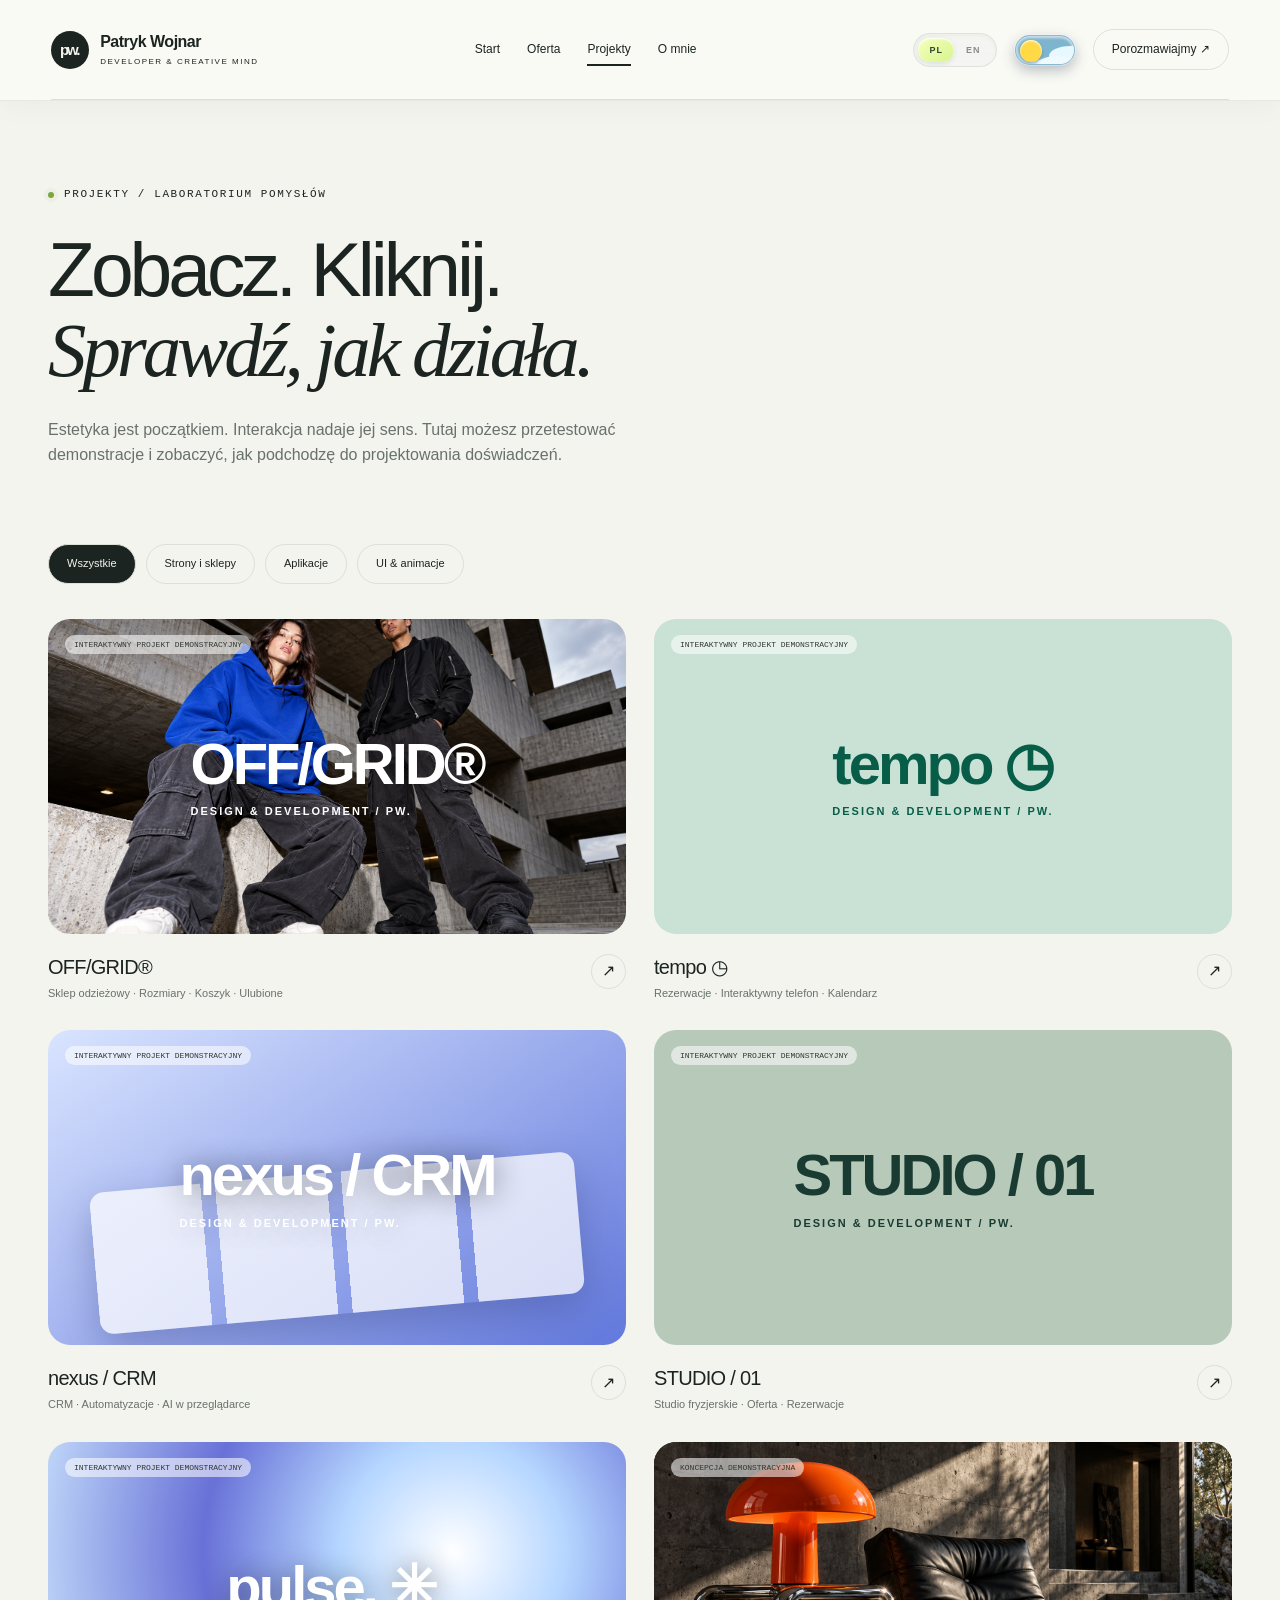
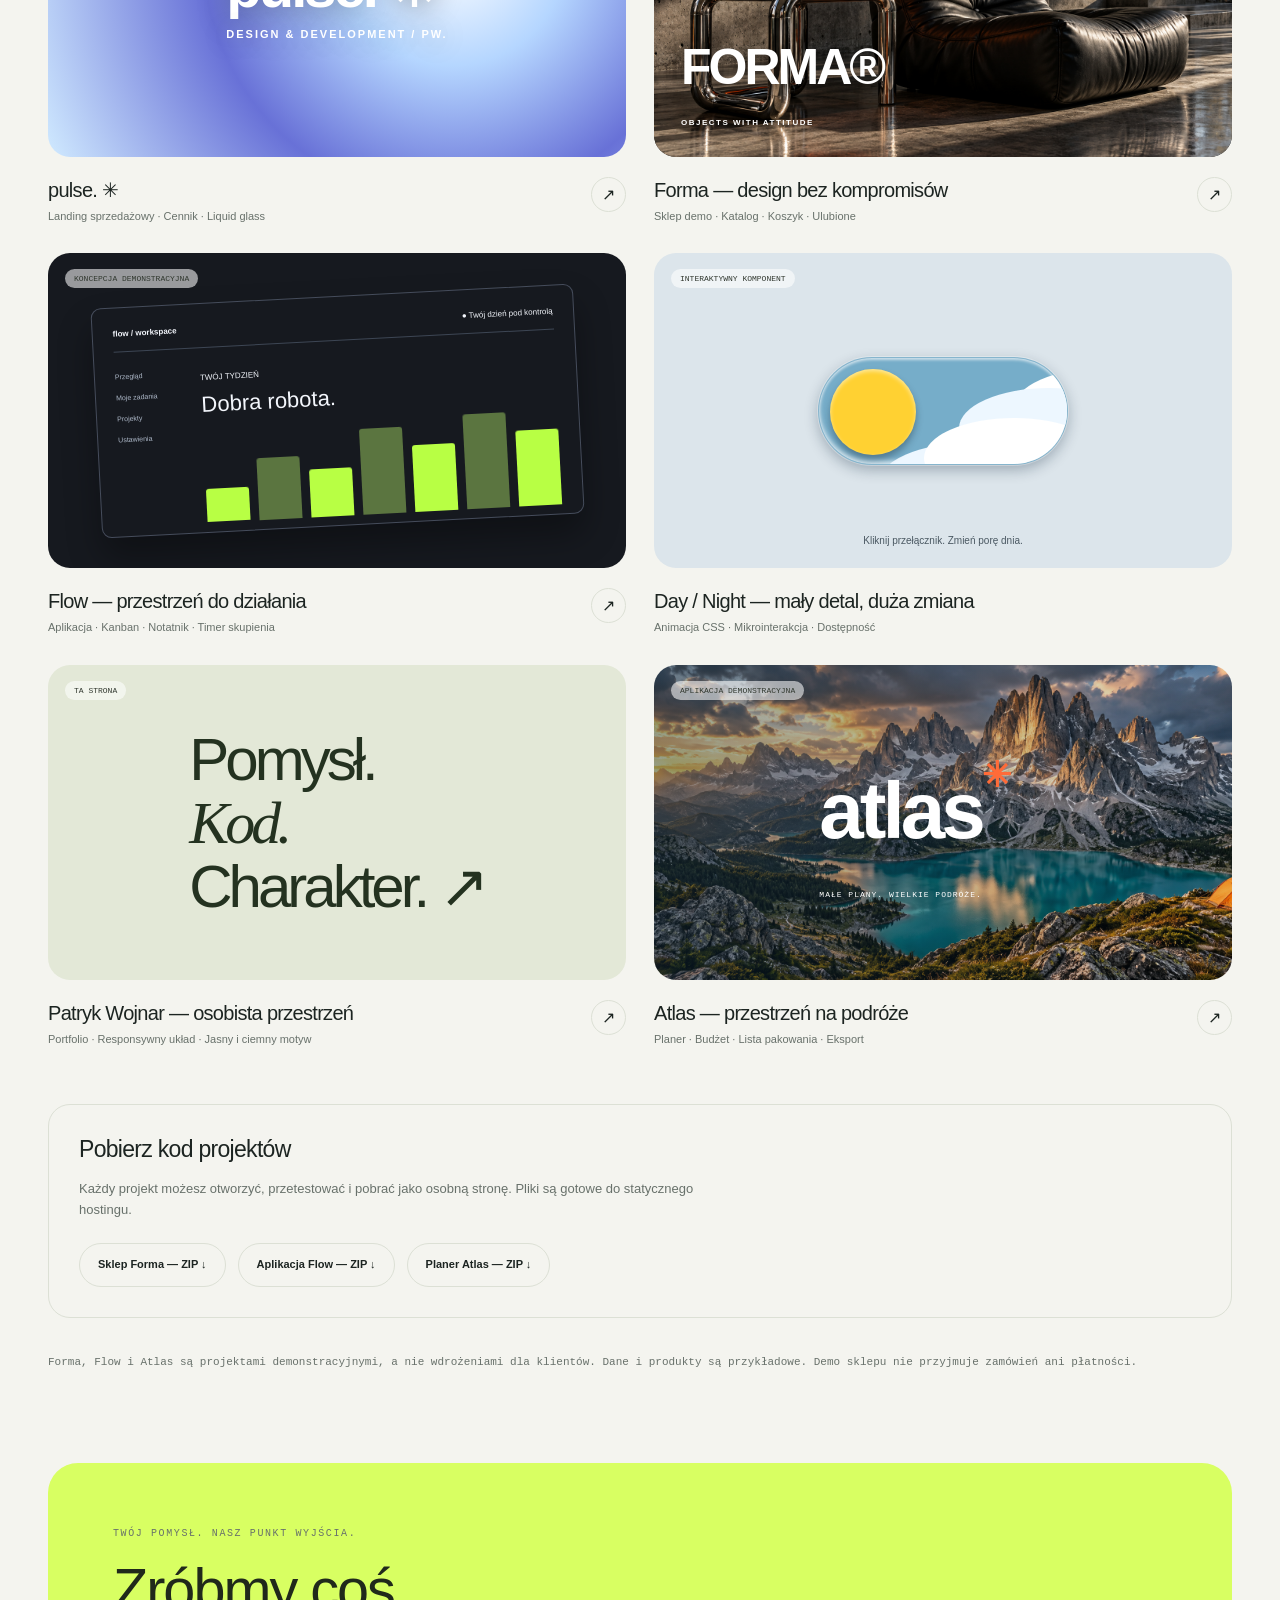
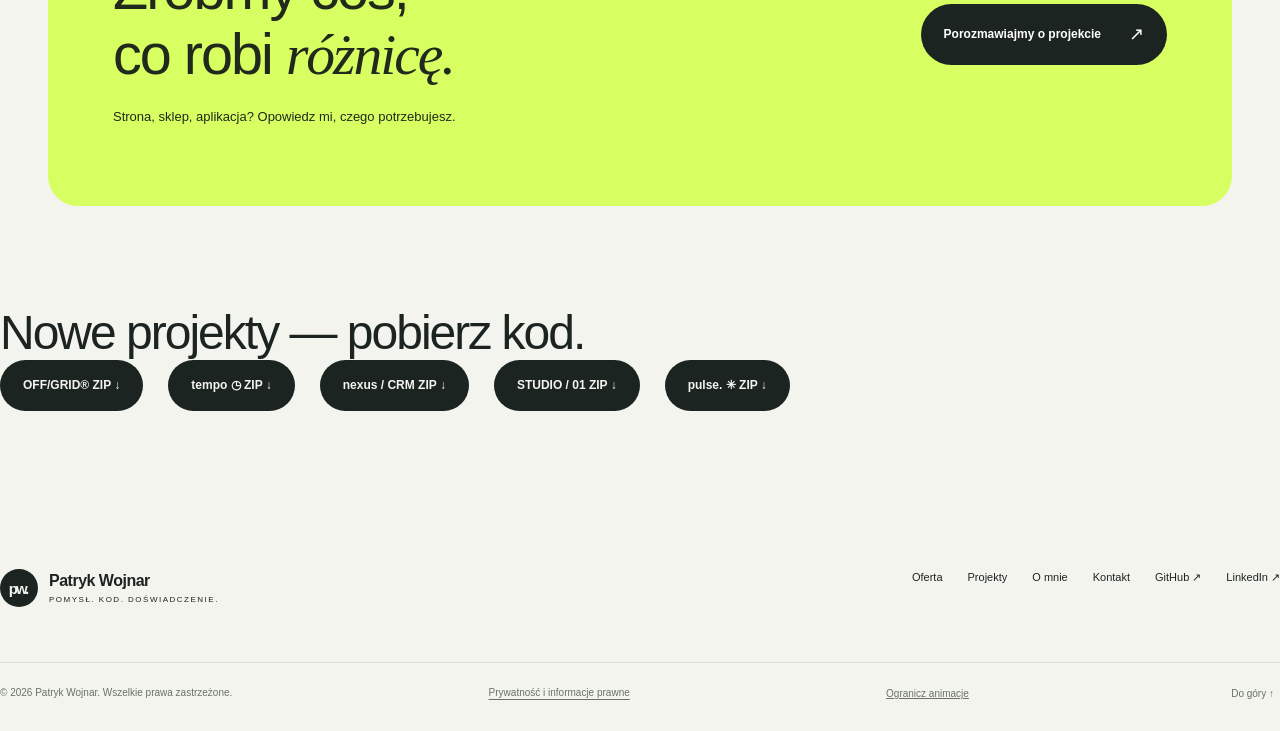
<file: projekty.html>
<!doctype html><html lang="pl"><head><meta charset="UTF-8"><meta name="viewport" content="width=device-width,initial-scale=1"><meta name="theme-color" content="#f4f4ef"><title>Projekty i demonstracje — Patryk Wojnar</title><meta name="description" content="Patryk Wojnar — technik programista, uczeń i pasjonat. Strony internetowe, sklepy, aplikacje i interaktywne doświadczenia. Porozmawiajmy o Twoim projekcie."><meta property="og:title" content="Projekty i demonstracje — Patryk Wojnar"><meta property="og:description" content="Twój pomysł. Mój kod. Dobry efekt. Poznaj moje portfolio i porozmawiajmy o Twoim projekcie."><meta property="og:type" content="website"><meta property="og:locale" content="pl_PL"><link rel="icon" href="assets/favicon.svg" type="image/svg+xml"><link rel="stylesheet" href="assets/style.css"><script type="application/ld+json">{"@context": "https://schema.org", "@type": "Person", "name": "Patryk Wojnar", "jobTitle": "Technik programista", "email": "patrykwojnar001@gmail.com", "telephone": "+48502317200", "sameAs": ["https://github.com/patrykwojnar01", "https://www.linkedin.com/in/patryk-wojnar-71746a39a/"]}</script><script src="assets/app.js" defer></script><script src="prace/shared/translations.js" defer></script><script src="prace/shared/i18n.js" defer></script><link rel="stylesheet" href="prace/shared/language.css"></head><body><a class="skip" href="#main">Przejdź do treści</a><header class="container"><nav class="nav" aria-label="Nawigacja główna"><a class="brand" href="index.html"><span class="brand-mark">pw.</span><span>Patryk Wojnar<small>DEVELOPER & CREATIVE MIND</small></span></a><div class="nav-links" id="nav-links"><a href="index.html">Start</a><a href="oferta.html">Oferta</a><a href="projekty.html" aria-current="page">Projekty</a><a href="o-mnie.html">O mnie</a><a href="kontakt.html" class="mobile-contact">Kontakt</a></div><div class="nav-end"><button class="theme" type="button" role="switch" aria-checked="false" aria-label="Tryb ciemny" title="Zmień motyw"></button><a class="nav-contact" href="kontakt.html">Porozmawiajmy ↗</a><button class="menu-button" aria-expanded="false" aria-controls="nav-links">Menu +</button></div></nav></header><main id="main"><div class="container"><div class="page-heading"><div class="eyebrow"><span class="status-dot"></span>PROJEKTY / LABORATORIUM POMYSŁÓW</div><h1>Zobacz. Kliknij.<br><span class="serif">Sprawdź, jak działa.</span></h1><p>Estetyka jest początkiem. Interakcja nadaje jej sens. Tutaj możesz przetestować demonstracje i zobaczyć, jak podchodzę do projektowania doświadczeń.</p></div></div><section class="container" style="padding-bottom:80px"><div class="filters" role="group" aria-label="Filtruj projekty"><button class="filter" data-filter="all" aria-pressed="true">Wszystkie</button><button class="filter" data-filter="web" aria-pressed="false">Strony i sklepy</button><button class="filter" data-filter="app" aria-pressed="false">Aplikacje</button><button class="filter" data-filter="ui" aria-pressed="false">UI & animacje</button></div><div class="projects"><article class="project reveal" data-category="web"><a href="prace/offgrid/index.html"><div class="project-visual new-preview offgrid-preview"><span class="demo-badge">INTERAKTYWNY PROJEKT DEMONSTRACYJNY</span><img src="prace/shared/media/fashion.png" alt="OFF/GRID®" loading="lazy"><div class="new-word">OFF/GRID®<small>DESIGN & DEVELOPMENT / PW.</small></div></div><div class="project-info"><div><h3>OFF/GRID®</h3><p>Sklep odzieżowy · Rozmiary · Koszyk · Ulubione</p></div><span class="round-arrow">↗</span></div></a></article><article class="project reveal" data-category="app"><a href="prace/tempo/index.html"><div class="project-visual new-preview tempo-preview"><span class="demo-badge">INTERAKTYWNY PROJEKT DEMONSTRACYJNY</span><div class="new-word">tempo ◷<small>DESIGN & DEVELOPMENT / PW.</small></div></div><div class="project-info"><div><h3>tempo ◷</h3><p>Rezerwacje · Interaktywny telefon · Kalendarz</p></div><span class="round-arrow">↗</span></div></a></article><article class="project reveal" data-category="app"><a href="prace/nexus/index.html"><div class="project-visual new-preview nexus-preview"><span class="demo-badge">INTERAKTYWNY PROJEKT DEMONSTRACYJNY</span><div class="new-word">nexus / CRM<small>DESIGN & DEVELOPMENT / PW.</small></div></div><div class="project-info"><div><h3>nexus / CRM</h3><p>CRM · Automatyzacje · AI w przeglądarce</p></div><span class="round-arrow">↗</span></div></a></article><article class="project reveal" data-category="web"><a href="prace/studio/index.html"><div class="project-visual new-preview studio-preview"><span class="demo-badge">INTERAKTYWNY PROJEKT DEMONSTRACYJNY</span><div class="new-word">STUDIO / 01<small>DESIGN & DEVELOPMENT / PW.</small></div></div><div class="project-info"><div><h3>STUDIO / 01</h3><p>Studio fryzjerskie · Oferta · Rezerwacje</p></div><span class="round-arrow">↗</span></div></a></article><article class="project reveal" data-category="web"><a href="prace/pulse/index.html"><div class="project-visual new-preview pulse-preview"><span class="demo-badge">INTERAKTYWNY PROJEKT DEMONSTRACYJNY</span><div class="new-word">pulse. ✳<small>DESIGN & DEVELOPMENT / PW.</small></div></div><div class="project-info"><div><h3>pulse. ✳</h3><p>Landing sprzedażowy · Cennik · Liquid glass</p></div><span class="round-arrow">↗</span></div></a></article><article class="project reveal" data-category="web"><a href="prace/forma/index.html"><div class="project-visual"><span class="demo-badge">KONCEPCJA DEMONSTRACYJNA</span><img class="project-cover-photo" src="prace/shared/media/store-hero.png" alt="Forma — sklep z wyrazistym designem" loading="lazy"><div class="project-cover-word">FORMA®<small>OBJECTS WITH ATTITUDE</small></div></div><div class="project-info"><div><h3>Forma — design bez kompromisów</h3><p>Sklep demo · Katalog · Koszyk · Ulubione</p></div><span class="round-arrow">↗</span></div></a></article><article class="project reveal" data-category="app"><a href="prace/flow/index.html"><div class="project-visual green"><span class="demo-badge">KONCEPCJA DEMONSTRACYJNA</span><div class="mock-dashboard" aria-hidden="true"><div class="mock-top"><b>flow / workspace</b><span>● Twój dzień pod kontrolą</span></div><div class="dashboard-body"><div class="mock-sidebar">Przegląd<br>Moje zadania<br>Projekty<br>Ustawienia</div><div class="mock-chart"><small style="font-size:8px">TWÓJ TYDZIEŃ</small><h4>Dobra robota.</h4><div class="chart"><i style="height:35%"></i><i style="height:65%"></i><i style="height:50%"></i><i style="height:90%"></i><i style="height:70%"></i><i style="height:100%"></i><i style="height:80%"></i></div></div></div></div></div><div class="project-info"><div><h3>Flow — przestrzeń do działania</h3><p>Aplikacja · Kanban · Notatnik · Timer skupienia</p></div><span class="round-arrow">↗</span></div></a></article><article class="project reveal" data-category="ui"><div class="project-visual"><span class="demo-badge">INTERAKTYWNY KOMPONENT</span><button class="large-toggle" role="switch" aria-checked="false" aria-label="Włącz noc w demonstracji"></button><span class="lab-caption">Kliknij przełącznik. Zmień porę dnia.</span></div><div class="project-info"><div><h3>Day / Night — mały detal, duża zmiana</h3><p>Animacja CSS · Mikrointerakcja · Dostępność</p></div></div></article><article class="project reveal" data-category="web"><a href="index.html"><div class="project-visual" style="background:#e3e8d7"><span class="demo-badge">TA STRONA</span><div style="color:#243220;font-size:60px;line-height:1.05;letter-spacing:-4px">Pomysł.<br><i style="font-family:Georgia">Kod.</i><br>Charakter. ↗</div></div><div class="project-info"><div><h3>Patryk Wojnar — osobista przestrzeń</h3><p>Portfolio · Responsywny układ · Jasny i ciemny motyw</p></div><span class="round-arrow">↗</span></div></a></article><article class="project reveal" data-category="app"><a href="prace/atlas/index.html"><div class="project-visual atlas-preview"><span class="demo-badge">APLIKACJA DEMONSTRACYJNA</span><div class="atlas-preview-sun"></div><div class="atlas-preview-mountain"></div><div class="atlas-preview-type">atlas<span>✳</span><small>MAŁE PLANY. WIELKIE PODRÓŻE.</small></div></div><div class="project-info"><div><h3>Atlas — przestrzeń na podróże</h3><p>Planer · Budżet · Lista pakowania · Eksport</p></div><span class="round-arrow">↗</span></div></a></article></div><div class="downloads-panel"><h3>Pobierz kod projektów</h3><p>Każdy projekt możesz otworzyć, przetestować i pobrać jako osobną stronę. Pliki są gotowe do statycznego hostingu.</p><div class="actions"><a class="button outline" href="downloads/Forma-PL-EN.zip" download>Sklep Forma — ZIP ↓</a><a class="button outline" href="downloads/Flow-PL-EN.zip" download>Aplikacja Flow — ZIP ↓</a><a class="button outline" href="downloads/Atlas-PL-EN.zip" download>Planer Atlas — ZIP ↓</a></div></div><p class="note" style="margin-top:35px">Forma, Flow i Atlas są projektami demonstracyjnymi, a nie wdrożeniami dla klientów. Dane i produkty są przykładowe. Demo sklepu nie przyjmuje zamówień ani płatności.</p></section><section class="container"><div class="cta reveal"><div><div class="section-tag">TWÓJ POMYSŁ. NASZ PUNKT WYJŚCIA.</div><h2>Zróbmy coś,<br>co robi <span class="serif">różnicę.</span></h2><p>Strona, sklep, aplikacja? Opowiedz mi, czego potrzebujesz.</p></div><a class="button" href="kontakt.html">Porozmawiajmy o projekcie <span class="arrow">↗</span></a></div></section><section class="container section"><h2>Nowe projekty — pobierz kod.</h2><div class="actions"><a class="button" href="downloads/Offgrid-PL-EN.zip">OFF/GRID® ZIP ↓</a><a class="button" href="downloads/Tempo-PL-EN.zip">tempo ◷ ZIP ↓</a><a class="button" href="downloads/Nexus-PL-EN.zip">nexus / CRM ZIP ↓</a><a class="button" href="downloads/Studio-PL-EN.zip">STUDIO / 01 ZIP ↓</a><a class="button" href="downloads/Pulse-PL-EN.zip">pulse. ✳ ZIP ↓</a></div></section></main><footer class="container footer"><div class="footer-top"><a class="brand" href="index.html"><span class="brand-mark">pw.</span><span>Patryk Wojnar<small>POMYSŁ. KOD. DOŚWIADCZENIE.</small></span></a><div class="footer-links"><a href="oferta.html">Oferta</a><a href="projekty.html">Projekty</a><a href="o-mnie.html">O mnie</a><a href="kontakt.html">Kontakt</a><a href="https://github.com/patrykwojnar01" target="_blank" rel="noopener noreferrer">GitHub ↗</a><a href="https://www.linkedin.com/in/patryk-wojnar-71746a39a/" target="_blank" rel="noopener noreferrer">LinkedIn ↗</a></div></div><div class="footer-bottom"><span>© <span data-year>2026</span> Patryk Wojnar. Wszelkie prawa zastrzeżone.</span><a href="prywatnosc.html">Prywatność i informacje prawne</a><button class="motion-toggle" aria-pressed="false">Ogranicz animacje</button><button class="back-top">Do góry ↑</button></div></footer></body></html>
</file>
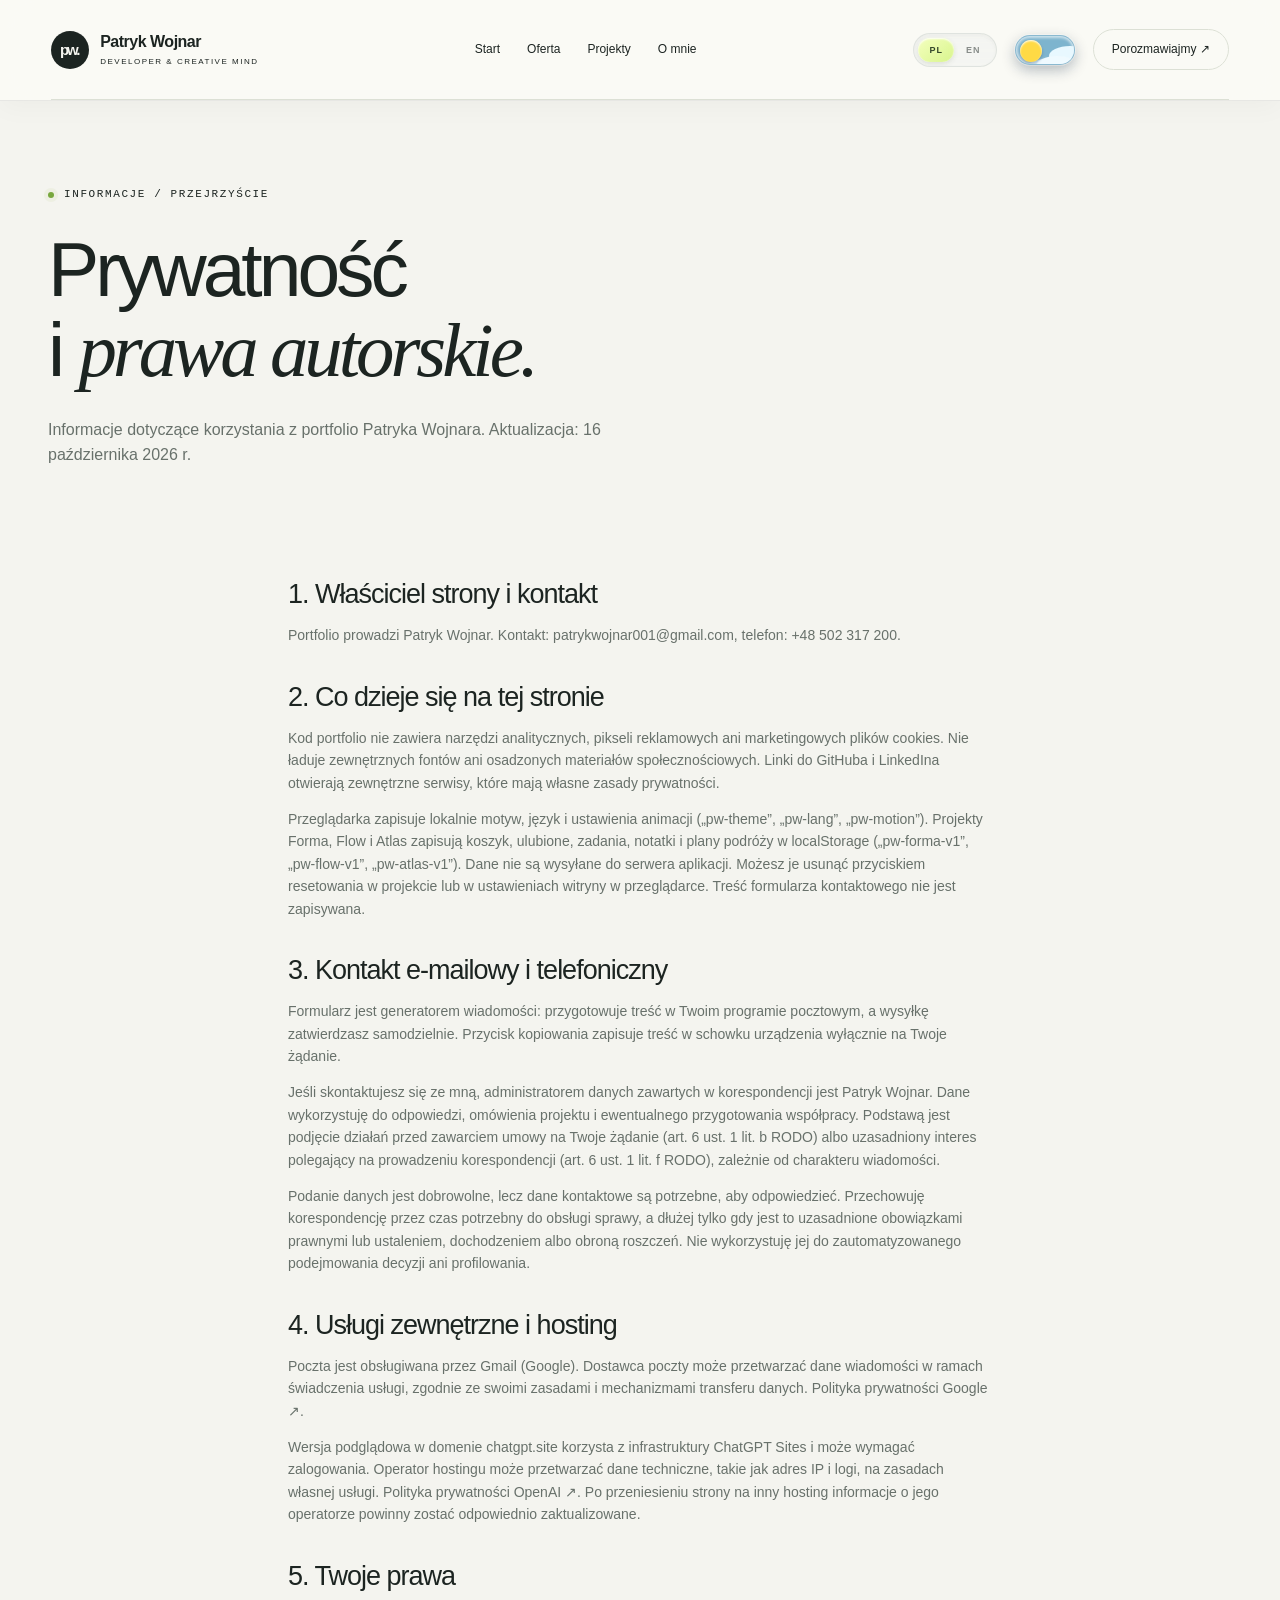
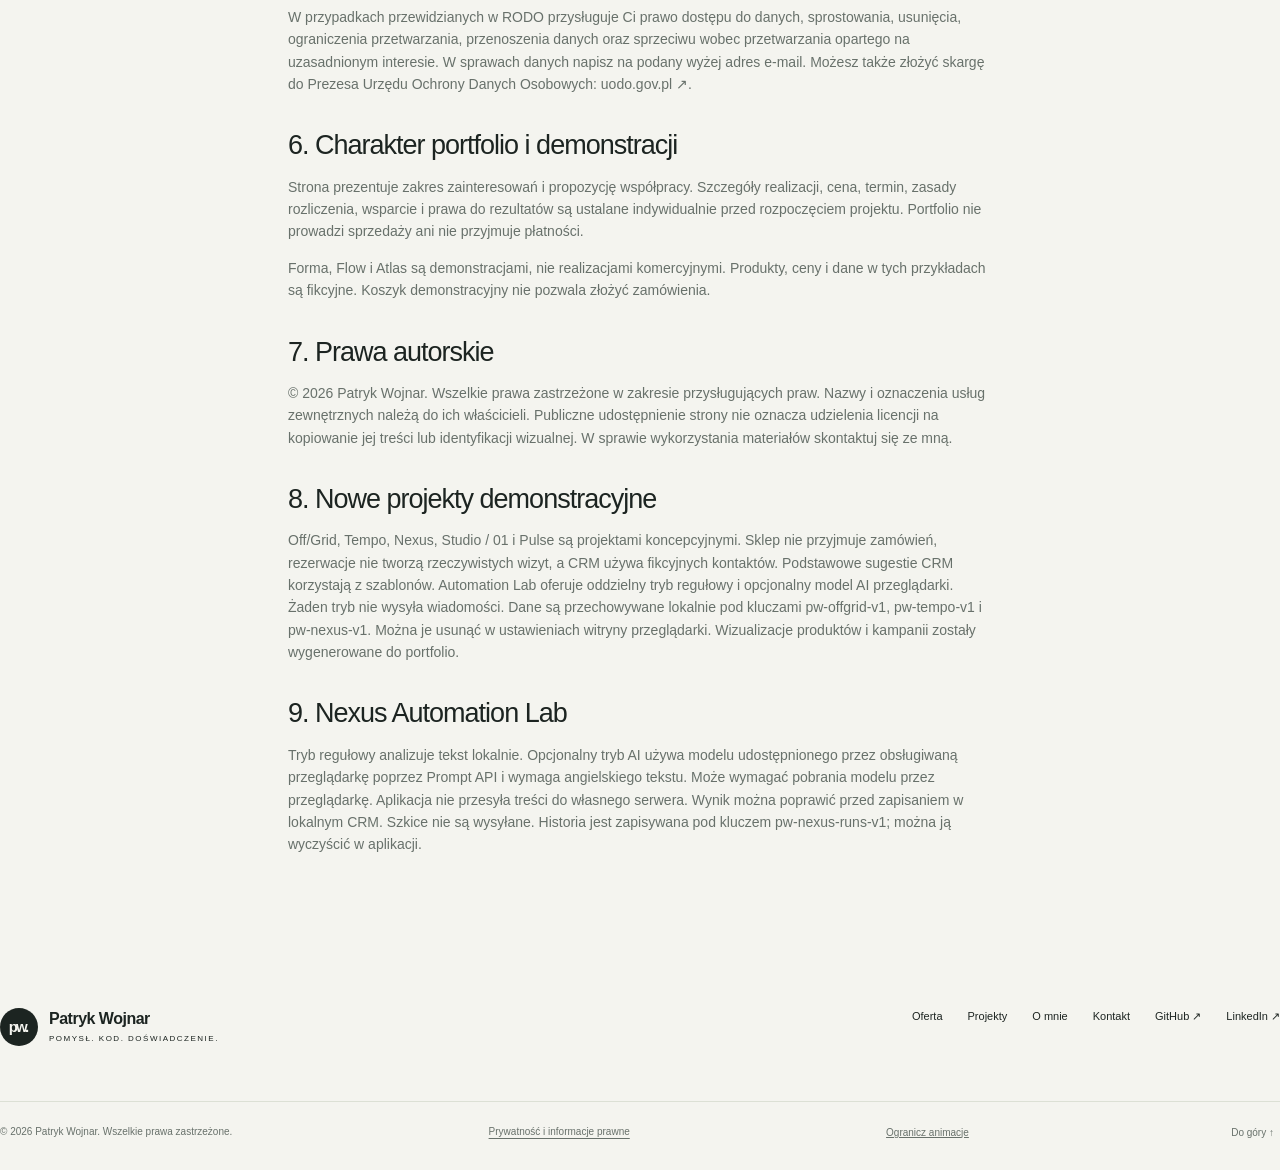
<file: prywatnosc.html>
<!doctype html><html lang="pl"><head><meta charset="UTF-8"><meta name="viewport" content="width=device-width,initial-scale=1"><meta name="theme-color" content="#f4f4ef"><title>Prywatność i prawa autorskie — Patryk Wojnar</title><meta name="description" content="Patryk Wojnar — technik programista, uczeń i pasjonat. Strony internetowe, sklepy, aplikacje i interaktywne doświadczenia. Porozmawiajmy o Twoim projekcie."><meta property="og:title" content="Prywatność i prawa autorskie — Patryk Wojnar"><meta property="og:description" content="Twój pomysł. Mój kod. Dobry efekt. Poznaj moje portfolio i porozmawiajmy o Twoim projekcie."><meta property="og:type" content="website"><meta property="og:locale" content="pl_PL"><link rel="icon" href="assets/favicon.svg" type="image/svg+xml"><link rel="stylesheet" href="assets/style.css"><script type="application/ld+json">{"@context": "https://schema.org", "@type": "Person", "name": "Patryk Wojnar", "jobTitle": "Technik programista", "email": "patrykwojnar001@gmail.com", "telephone": "+48502317200", "sameAs": ["https://github.com/patrykwojnar01", "https://www.linkedin.com/in/patryk-wojnar-71746a39a/"]}</script><script src="assets/app.js" defer></script><script src="prace/shared/translations.js" defer></script><script src="prace/shared/i18n.js" defer></script><link rel="stylesheet" href="prace/shared/language.css"></head><body><a class="skip" href="#main">Przejdź do treści</a><header class="container"><nav class="nav" aria-label="Nawigacja główna"><a class="brand" href="index.html"><span class="brand-mark">pw.</span><span>Patryk Wojnar<small>DEVELOPER & CREATIVE MIND</small></span></a><div class="nav-links" id="nav-links"><a href="index.html">Start</a><a href="oferta.html">Oferta</a><a href="projekty.html">Projekty</a><a href="o-mnie.html">O mnie</a><a href="kontakt.html" class="mobile-contact">Kontakt</a></div><div class="nav-end"><button class="theme" type="button" role="switch" aria-checked="false" aria-label="Tryb ciemny" title="Zmień motyw"></button><a class="nav-contact" href="kontakt.html">Porozmawiajmy ↗</a><button class="menu-button" aria-expanded="false" aria-controls="nav-links">Menu +</button></div></nav></header><main id="main"><div class="container"><div class="page-heading"><div class="eyebrow"><span class="status-dot"></span>INFORMACJE / PRZEJRZYŚCIE</div><h1>Prywatność<br>i <span class="serif">prawa autorskie.</span></h1><p>Informacje dotyczące korzystania z portfolio Patryka Wojnara. Aktualizacja: 16 października 2026 r.</p></div></div><article class="container legal"><h2>1. Właściciel strony i kontakt</h2><p>Portfolio prowadzi Patryk Wojnar. Kontakt: <a href="mailto:patrykwojnar001@gmail.com">patrykwojnar001@gmail.com</a>, telefon: <a href="tel:+48502317200">+48 502 317 200</a>.</p><h2>2. Co dzieje się na tej stronie</h2><p>Kod portfolio nie zawiera narzędzi analitycznych, pikseli reklamowych ani marketingowych plików cookies. Nie ładuje zewnętrznych fontów ani osadzonych materiałów społecznościowych. Linki do GitHuba i LinkedIna otwierają zewnętrzne serwisy, które mają własne zasady prywatności.</p><p>Przeglądarka zapisuje lokalnie motyw, język i ustawienia animacji („pw-theme”, „pw-lang”, „pw-motion”). Projekty Forma, Flow i Atlas zapisują koszyk, ulubione, zadania, notatki i plany podróży w localStorage („pw-forma-v1”, „pw-flow-v1”, „pw-atlas-v1”). Dane nie są wysyłane do serwera aplikacji. Możesz je usunąć przyciskiem resetowania w projekcie lub w ustawieniach witryny w przeglądarce. Treść formularza kontaktowego nie jest zapisywana.</p><h2>3. Kontakt e-mailowy i telefoniczny</h2><p>Formularz jest generatorem wiadomości: przygotowuje treść w Twoim programie pocztowym, a wysyłkę zatwierdzasz samodzielnie. Przycisk kopiowania zapisuje treść w schowku urządzenia wyłącznie na Twoje żądanie.</p><p>Jeśli skontaktujesz się ze mną, administratorem danych zawartych w korespondencji jest Patryk Wojnar. Dane wykorzystuję do odpowiedzi, omówienia projektu i ewentualnego przygotowania współpracy. Podstawą jest podjęcie działań przed zawarciem umowy na Twoje żądanie (art. 6 ust. 1 lit. b RODO) albo uzasadniony interes polegający na prowadzeniu korespondencji (art. 6 ust. 1 lit. f RODO), zależnie od charakteru wiadomości.</p><p>Podanie danych jest dobrowolne, lecz dane kontaktowe są potrzebne, aby odpowiedzieć. Przechowuję korespondencję przez czas potrzebny do obsługi sprawy, a dłużej tylko gdy jest to uzasadnione obowiązkami prawnymi lub ustaleniem, dochodzeniem albo obroną roszczeń. Nie wykorzystuję jej do zautomatyzowanego podejmowania decyzji ani profilowania.</p><h2>4. Usługi zewnętrzne i hosting</h2><p>Poczta jest obsługiwana przez Gmail (Google). Dostawca poczty może przetwarzać dane wiadomości w ramach świadczenia usługi, zgodnie ze swoimi zasadami i mechanizmami transferu danych. <a href="https://policies.google.com/privacy" target="_blank" rel="noopener noreferrer">Polityka prywatności Google ↗</a>.</p><p>Wersja podglądowa w domenie chatgpt.site korzysta z infrastruktury ChatGPT Sites i może wymagać zalogowania. Operator hostingu może przetwarzać dane techniczne, takie jak adres IP i logi, na zasadach własnej usługi. <a href="https://openai.com/policies/privacy-policy/" target="_blank" rel="noopener noreferrer">Polityka prywatności OpenAI ↗</a>. Po przeniesieniu strony na inny hosting informacje o jego operatorze powinny zostać odpowiednio zaktualizowane.</p><h2>5. Twoje prawa</h2><p>W przypadkach przewidzianych w RODO przysługuje Ci prawo dostępu do danych, sprostowania, usunięcia, ograniczenia przetwarzania, przenoszenia danych oraz sprzeciwu wobec przetwarzania opartego na uzasadnionym interesie. W sprawach danych napisz na podany wyżej adres e-mail. Możesz także złożyć skargę do Prezesa Urzędu Ochrony Danych Osobowych: <a href="https://uodo.gov.pl" target="_blank" rel="noopener noreferrer">uodo.gov.pl ↗</a>.</p><h2>6. Charakter portfolio i demonstracji</h2><p>Strona prezentuje zakres zainteresowań i propozycję współpracy. Szczegóły realizacji, cena, termin, zasady rozliczenia, wsparcie i prawa do rezultatów są ustalane indywidualnie przed rozpoczęciem projektu. Portfolio nie prowadzi sprzedaży ani nie przyjmuje płatności.</p><p>Forma, Flow i Atlas są demonstracjami, nie realizacjami komercyjnymi. Produkty, ceny i dane w tych przykładach są fikcyjne. Koszyk demonstracyjny nie pozwala złożyć zamówienia.</p><h2>7. Prawa autorskie</h2><p>© 2026 Patryk Wojnar. Wszelkie prawa zastrzeżone w zakresie przysługujących praw. Nazwy i oznaczenia usług zewnętrznych należą do ich właścicieli. Publiczne udostępnienie strony nie oznacza udzielenia licencji na kopiowanie jej treści lub identyfikacji wizualnej. W sprawie wykorzystania materiałów skontaktuj się ze mną.</p><h2>8. Nowe projekty demonstracyjne</h2><p>Off/Grid, Tempo, Nexus, Studio / 01 i Pulse są projektami koncepcyjnymi. Sklep nie przyjmuje zamówień, rezerwacje nie tworzą rzeczywistych wizyt, a CRM używa fikcyjnych kontaktów. Podstawowe sugestie CRM korzystają z szablonów. Automation Lab oferuje oddzielny tryb regułowy i opcjonalny model AI przeglądarki. Żaden tryb nie wysyła wiadomości. Dane są przechowywane lokalnie pod kluczami pw-offgrid-v1, pw-tempo-v1 i pw-nexus-v1. Można je usunąć w ustawieniach witryny przeglądarki. Wizualizacje produktów i kampanii zostały wygenerowane do portfolio.</p><h2>9. Nexus Automation Lab</h2><p>Tryb regułowy analizuje tekst lokalnie. Opcjonalny tryb AI używa modelu udostępnionego przez obsługiwaną przeglądarkę poprzez Prompt API i wymaga angielskiego tekstu. Może wymagać pobrania modelu przez przeglądarkę. Aplikacja nie przesyła treści do własnego serwera. Wynik można poprawić przed zapisaniem w lokalnym CRM. Szkice nie są wysyłane. Historia jest zapisywana pod kluczem pw-nexus-runs-v1; można ją wyczyścić w aplikacji.</p></article></main><footer class="container footer"><div class="footer-top"><a class="brand" href="index.html"><span class="brand-mark">pw.</span><span>Patryk Wojnar<small>POMYSŁ. KOD. DOŚWIADCZENIE.</small></span></a><div class="footer-links"><a href="oferta.html">Oferta</a><a href="projekty.html">Projekty</a><a href="o-mnie.html">O mnie</a><a href="kontakt.html">Kontakt</a><a href="https://github.com/patrykwojnar01" target="_blank" rel="noopener noreferrer">GitHub ↗</a><a href="https://www.linkedin.com/in/patryk-wojnar-71746a39a/" target="_blank" rel="noopener noreferrer">LinkedIn ↗</a></div></div><div class="footer-bottom"><span>© <span data-year>2026</span> Patryk Wojnar. Wszelkie prawa zastrzeżone.</span><a href="prywatnosc.html">Prywatność i informacje prawne</a><button class="motion-toggle" aria-pressed="false">Ogranicz animacje</button><button class="back-top">Do góry ↑</button></div></footer></body></html>
</file>
<file: assets/style.css>
:root{--bg:#f4f4ef;--paper:#fcfcf8;--ink:#1c2421;--muted:#68716b;--line:#dce0d5;--accent:#d8ff62;--soft:#e9ece3;--radius:28px;--ease:cubic-bezier(.2,.75,.2,1)}*{box-sizing:border-box}html{scroll-behavior:smooth;scroll-padding-top:100px}body{margin:0;background:var(--bg);color:var(--ink);font-family:Arial,Helvetica,sans-serif;font-size:16px;line-height:1.6;transition:background .65s,color .65s}body.dark{--bg:#141b18;--paper:#1c2520;--ink:#f0f2e9;--muted:#adb9ae;--line:#354037;--soft:#242e27}a{color:inherit;text-decoration:none}button,input,textarea,select{font:inherit}button,a{-webkit-tap-highlight-color:transparent}button{cursor:pointer}button:disabled{cursor:not-allowed}a:focus-visible,button:focus-visible,input:focus-visible,textarea:focus-visible,select:focus-visible{outline:3px solid #769c22;outline-offset:5px}::selection{background:var(--accent);color:#1c2421}.container{max-width:1320px;margin:0 auto;padding:0 48px}.skip{position:fixed;top:-80px;left:20px;z-index:99;padding:12px;background:var(--accent)}.skip:focus{top:10px}.nav{height:100px;display:flex;align-items:center;justify-content:space-between;gap:30px;border-bottom:1px solid var(--line)}.brand{display:flex;align-items:center;gap:11px;font-size:16px;font-weight:700;letter-spacing:-.5px;line-height:1.15}.brand-mark{display:grid;place-items:center;background:var(--ink);color:var(--bg);height:38px;width:38px;border-radius:50%;font-size:15px;letter-spacing:-2px;padding-right:2px}.brand small{display:block;font-weight:400;letter-spacing:1.5px;font-size:8px;margin-top:5px}.nav-links{display:flex;align-items:center;gap:27px;font-size:12px}.nav-links a{position:relative}.nav-links a:after{content:'';height:2px;position:absolute;bottom:-7px;left:0;right:100%;background:var(--ink);transition:right .3s}.nav-links a:hover:after,.nav-links a[aria-current=page]:after{right:0}.nav-end{display:flex;gap:18px;align-items:center}.nav-contact{font-size:12px;border:1px solid var(--line);border-radius:30px;padding:10px 18px}.menu-button{display:none;border:0;background:transparent;color:var(--ink);font-size:14px}.theme{position:relative;border:0;width:60px;height:30px;border-radius:30px;background:#7db4ce;box-shadow:inset 0 2px 4px #172d5a66,0 2px 3px #fff9;overflow:hidden}.theme:before{content:'';position:absolute;width:42px;height:20px;background:#effaff;border-radius:50%;left:20px;top:20px;box-shadow:13px -10px 0 #e8f8ff,-10px 3px 0 #d5edfa;transition:transform .6s}.theme:after{content:'';position:absolute;left:4px;top:4px;width:22px;height:22px;border-radius:50%;background:#ffda45;box-shadow:0 2px 3px #192d5244,inset 0 1px 2px #fff;transition:transform .65s var(--ease),background .65s}.dark .theme{background:#192744}.dark .theme:after{transform:translateX(30px);background:radial-gradient(circle at 35% 65%,#98a7bd 0 3px,transparent 4px),radial-gradient(circle at 65% 28%,#98a7bd 0 2px,transparent 3px),#dce3ef}.dark .theme:before{transform:translateY(6px)}.hero{min-height:690px;display:grid;grid-template-columns:1.18fr 1fr;align-items:center;padding-top:65px;padding-bottom:72px;gap:20px}.eyebrow{display:flex;align-items:center;gap:10px;font-family:monospace;font-size:11px;letter-spacing:1.6px;text-transform:uppercase;margin-bottom:25px}.status-dot{width:6px;height:6px;border-radius:50%;background:#78a73e;box-shadow:0 0 0 4px #8bad3e12}.hero h1{font-size:clamp(48px,5.6vw,80px);letter-spacing:-5px;line-height:1.04;margin:0;font-weight:500}.serif{font-family:Georgia,serif;font-style:italic;font-weight:400}.hero h1 .serif{display:inline-block;position:relative}.hero h1 .serif:after{content:'';position:absolute;height:10px;background:var(--accent);left:0;right:0;bottom:2px;z-index:-1;transform:rotate(-2deg)}.hero-copy{max-width:420px;color:var(--muted);font-size:15px;line-height:1.8;margin:29px 0}.actions{display:flex;align-items:center;gap:25px;flex-wrap:wrap}.button{display:inline-flex;align-items:center;justify-content:center;gap:28px;border:1px solid transparent;background:var(--ink);color:var(--bg);padding:15px 22px;border-radius:50px;font-size:12px;font-weight:600;transition:transform .3s,box-shadow .3s}.button:hover{transform:translateY(-3px);box-shadow:0 8px 20px #0002}.button.lime{background:var(--accent);color:#1c2421}.button.outline{background:transparent;border-color:var(--line);color:var(--ink)}.text-link{font-size:12px;border-bottom:1px solid var(--line);padding:8px 0}.arrow{font-size:18px;font-weight:400}.hero-note{display:flex;gap:10px;font-size:10px;letter-spacing:.4px;color:var(--muted);margin-top:36px;align-items:center}.hero-note span:first-child{display:grid;place-items:center;width:26px;height:26px;border:1px solid var(--line);border-radius:50%;font-size:13px}.visual{position:relative;height:470px;display:grid;place-items:center;perspective:1000px}.orbital{position:absolute;width:89%;aspect-ratio:1;border:1px solid var(--line);border-radius:50%;transform:rotateX(60deg) rotate(-25deg)}.orbital.second{transform:rotateX(60deg) rotate(45deg);width:106%}.liquid{position:relative;width:310px;height:335px;transform:rotate(-24deg);border-radius:43% 57% 56% 44% / 42% 44% 56% 58%;background:radial-gradient(ellipse at 32% 22%,#fff 0,transparent 22%),radial-gradient(ellipse at 68% 68%,#d8ff62 0,transparent 37%),conic-gradient(from 35deg,#eff8e2,#758576,#edf8db,#303d31,#c7d9b4,#fff,#8e9a89,#eff8e2);box-shadow:inset 13px 10px 18px #fff9,inset -13px -20px 24px #1a311b44,32px 40px 45px #19361516;animation:morph 9s ease-in-out infinite;transition:filter .7s}.liquid:after{content:'';position:absolute;inset:25%;border-radius:50%;background:var(--bg);box-shadow:inset 10px 10px 14px #1e352247,-10px -10px 14px #ffffffaa,7px 8px 12px #283a2466;transition:background .65s;animation:hole 9s ease-in-out infinite}.dark .liquid{filter:brightness(.85)}@keyframes morph{0%,100%{border-radius:43% 57% 56% 44% / 42% 44% 56% 58%;transform:rotate(-24deg) translateY(0)}50%{border-radius:57% 43% 42% 58% / 58% 58% 42% 42%;transform:rotate(8deg) translateY(-15px)}}@keyframes hole{50%{inset:29% 23% 23% 29%;border-radius:45% 55% 55% 45%}}.float-label{position:absolute;backdrop-filter:blur(16px);background:color-mix(in srgb,var(--paper) 80%,transparent);border:1px solid var(--line);border-radius:15px;padding:11px 16px;font-family:monospace;font-size:11px;box-shadow:0 8px 24px #00000005;animation:float 6s ease-in-out infinite}.float-label.top{top:34px;right:10px}.float-label.bottom{bottom:34px;left:0;animation-delay:-3s}.float-label b{font-size:11px;color:#688e27}.cross{position:absolute;font-size:27px;left:24px;top:80px;font-weight:200}.visual-caption{position:absolute;right:12px;bottom:15px;font:9px monospace;letter-spacing:1px;color:var(--muted);writing-mode:vertical-rl}@keyframes float{50%{transform:translateY(-9px)}}.ticker{border-block:1px solid var(--line);padding:22px 0;overflow:hidden}.ticker-inner{display:flex;justify-content:space-between;gap:25px;font-size:11px;letter-spacing:1.5px;white-space:nowrap}.ticker i{font-style:normal;color:#7a9860}.section{padding:100px 0}.section-head{display:flex;justify-content:space-between;align-items:end;gap:24px;margin-bottom:42px}.section-tag{font:10px monospace;letter-spacing:1.6px;color:var(--muted);margin-bottom:18px;text-transform:uppercase}h2{font-size:clamp(32px,4vw,48px);font-weight:400;line-height:1.12;letter-spacing:-2px;margin:0}h3{font-size:23px;font-weight:500;letter-spacing:-.7px;line-height:1.3;margin:0 0 15px}.section-head p{max-width:340px;color:var(--muted);font-size:13px;margin:0}.services-grid{display:grid;grid-template-columns:repeat(3,1fr);gap:18px}.service-card{border:1px solid var(--line);border-radius:var(--radius);padding:30px;position:relative;transition:background .3s,transform .4s}.service-card:hover{background:var(--paper);transform:translateY(-5px)}.card-number{font:10px monospace;color:var(--muted)}.service-icon{font:26px monospace;display:flex;align-items:center;height:85px}.service-card p{font-size:13px;color:var(--muted);margin-bottom:28px}.tags{display:flex;flex-wrap:wrap;gap:7px}.tag{font:9px monospace;border:1px solid var(--line);border-radius:20px;padding:6px 9px;letter-spacing:.2px}.service-card>a{position:absolute;inset:0;border-radius:var(--radius)}.service-card .corner{position:absolute;right:30px;top:25px;font-size:21px}.projects{display:grid;grid-template-columns:1fr 1fr;gap:28px}.project{min-width:0}.project-visual{height:315px;border-radius:22px;overflow:hidden;position:relative;padding:35px;background:#deded5;display:flex;align-items:center;justify-content:center;transition:transform .4s}.project:hover .project-visual{transform:translateY(-5px)}.project-info{display:flex;justify-content:space-between;margin-top:20px;gap:12px}.project-info h3{font-size:20px;margin:0}.project-info p{margin:5px 0 0;color:var(--muted);font-size:11px}.project-info .round-arrow{width:35px;height:35px;border:1px solid var(--line);border-radius:50%;display:grid;place-items:center}.demo-badge{position:absolute;left:17px;top:16px;font:8px monospace;border-radius:20px;padding:5px 9px;background:#ffffff90;color:#31382f;z-index:1}.mock-shop{background:#f8f7f1;color:#272c26;width:92%;height:235px;border-radius:8px;box-shadow:0 20px 40px #363b3220;padding:18px;transform:rotate(-4deg);transition:transform .5s}.project:hover .mock-shop{transform:rotate(0)}.mock-top{display:flex;justify-content:space-between;font-size:8px;border-bottom:1px solid #ddd;padding-bottom:10px}.mock-shop-content{display:grid;grid-template-columns:1fr 1fr;align-items:center;height:175px}.mock-shop h4{font-family:Georgia,serif;font-weight:400;font-size:25px;line-height:1.15;margin:0 0 12px}.mock-shop small{font-size:6px}.lamp{height:130px;width:130px;position:relative;margin:auto}.lamp:before{content:'';position:absolute;width:110px;height:65px;border-radius:70px 70px 8px 8px;background:linear-gradient(110deg,#f4b559,#a85d25);top:8px;left:10px;box-shadow:0 18px 25px #cdad7055}.lamp:after{content:'';position:absolute;width:12px;height:60px;background:linear-gradient(90deg,#c6904f,#eed6a1,#ad7638);top:72px;left:59px;border-radius:0 0 5px 5px}.mock-dashboard{background:#1b2724;border:1px solid #52654f;border-radius:10px;box-shadow:0 20px 40px #15251b33;width:95%;height:230px;color:#edf4eb;padding:20px;transform:rotate(3deg);transition:transform .5s}.project:hover .mock-dashboard{transform:rotate(0)}.mock-dashboard .mock-top{border-color:#4d594b}.dashboard-body{display:grid;grid-template-columns:70px 1fr;gap:15px;padding-top:14px}.mock-sidebar{font-size:7px;line-height:3;color:#b2bcae}.mock-chart h4{font-weight:400;font-size:22px;margin:0 0 5px}.chart{display:flex;align-items:end;gap:9px;height:95px}.chart i{flex:1;background:#cce993;border-radius:3px 3px 0 0;animation:bar 3s var(--ease) both}.chart i:nth-child(2n){background:#657f5e}@keyframes bar{from{transform:scaleY(.1);transform-origin:bottom}to{transform:scaleY(1);transform-origin:bottom}}.project-visual.green{background:#d8e3cd}.about-strip{display:grid;grid-template-columns:1fr 1.2fr;gap:90px;padding:65px;border-radius:30px;background:var(--soft);align-items:center}.about-monogram{font-size:120px;letter-spacing:-12px;line-height:1;border:1px solid var(--line);border-radius:50%;width:250px;height:250px;display:grid;place-items:center;margin:auto;position:relative}.about-monogram:after{content:'< / >';font:16px monospace;position:absolute;bottom:0;right:0;background:var(--accent);color:#1c2421;border-radius:50%;height:65px;width:65px;display:grid;place-items:center;letter-spacing:0}.about-strip p{font-size:14px;color:var(--muted);margin:24px 0}.process{display:grid;grid-template-columns:repeat(4,1fr);gap:30px}.process-item{border-top:1px solid var(--line);padding-top:24px}.process-item>span{font:11px monospace;color:var(--muted)}.process-item h3{font-size:18px;margin-top:25px}.process-item p{color:var(--muted);font-size:12px}.cta{position:relative;border-radius:30px;background:var(--accent);color:#20291b;padding:65px;overflow:hidden;display:flex;justify-content:space-between;align-items:center;gap:30px}.cta h2{font-size:clamp(35px,4.5vw,62px);max-width:650px}.cta p{font-size:13px;margin-top:20px}.cta .button{background:#1c2421;color:#fff;flex-shrink:0}.footer{padding:58px 0 28px}.footer-top{display:flex;justify-content:space-between;gap:30px;margin-bottom:55px}.footer-links{display:flex;gap:25px;font-size:11px}.footer-bottom{display:flex;justify-content:space-between;gap:20px;border-top:1px solid var(--line);padding-top:22px;color:var(--muted);font-size:10px}.footer-bottom a{text-decoration:underline;text-underline-offset:3px}.reveal{opacity:1;transform:none}.motion .reveal{opacity:0;transform:translateY(25px);transition:opacity .8s var(--ease),transform .8s var(--ease)}.motion .reveal.visible{opacity:1;transform:none}.page-heading{padding:85px 0 60px;max-width:900px}.page-heading h1{font-size:clamp(45px,6vw,78px);line-height:1.05;letter-spacing:-4px;font-weight:400;margin:0 0 25px}.page-heading p{max-width:580px;color:var(--muted);font-size:16px}.feature-list{list-style:none;padding:0;margin:25px 0 0;font-size:12px;color:var(--muted)}.feature-list li{border-top:1px solid var(--line);padding:10px 0}.feature-list li:before{content:'↗';margin-right:10px;color:var(--ink)}.faq{max-width:840px;margin:auto}.faq details{border-bottom:1px solid var(--line);padding:24px 0}.faq summary{font-size:17px;cursor:pointer;list-style:none;display:flex;justify-content:space-between;gap:20px}.faq summary:after{content:'+';font-size:23px}.faq details[open] summary:after{content:'−'}.faq p{font-size:14px;color:var(--muted);max-width:710px}.filters{display:flex;gap:10px;flex-wrap:wrap;margin-bottom:35px}.filter{padding:10px 18px;border:1px solid var(--line);background:transparent;color:var(--ink);border-radius:30px;font-size:11px}.filter[aria-pressed=true]{background:var(--ink);color:var(--bg)}[hidden]{display:none!important}.project[data-category=ui] .project-visual{background:#dce5eb}.large-toggle{position:relative;width:250px;height:108px;border-radius:60px;background:#76adc9;box-shadow:inset 0 7px 10px #193c7170,inset 0 -3px 4px #fff,0 6px 10px #fff8;border:0;overflow:hidden}.large-toggle:before{content:'';position:absolute;background:#fff;width:180px;height:80px;left:105px;top:60px;border-radius:50%;box-shadow:-45px 25px #edf7ff,35px -30px #edf7ff,90px -50px #fff;transition:transform .8s}.large-toggle:after{content:'';position:absolute;left:11px;top:11px;width:86px;height:86px;border-radius:50%;background:#ffd132;box-shadow:inset 0 2px 4px #fff8,0 5px 7px #17273560;transition:transform .8s var(--ease),background .8s}.large-toggle[aria-checked=true]{background:#1c2740}.large-toggle[aria-checked=true]:after{transform:translateX(142px);background:radial-gradient(circle at 32% 60%,#98a5ba 0 12px,transparent 13px),radial-gradient(circle at 63% 26%,#a6b2c3 0 7px,transparent 8px),radial-gradient(circle at 75% 70%,#a6b2c3 0 8px,transparent 9px),#dce5ee}.large-toggle[aria-checked=true]:before{transform:translateY(22px)}.about-layout{display:grid;grid-template-columns:1fr 1fr;gap:65px;align-items:center}.about-art{height:470px;background:var(--soft);border-radius:30px;display:grid;place-items:center;position:relative;overflow:hidden}.about-art .about-monogram{width:300px;height:300px;font-size:145px}.about-art .float-label{bottom:25px;left:25px}.body-copy{color:var(--muted);font-size:15px;line-height:1.9}.values{display:grid;grid-template-columns:repeat(3,1fr);gap:35px}.value{border-top:1px solid var(--line);padding-top:25px}.value h3{font-size:21px}.value p{font-size:13px;color:var(--muted)}.contact-layout{display:grid;grid-template-columns:.8fr 1.2fr;gap:90px;padding-bottom:70px}.contact-info{border-top:1px solid var(--line);padding-top:25px}.contact-info h3{font-size:22px}.contact-info p{font-size:13px;color:var(--muted)}.contact-status{margin-top:32px;background:var(--soft);padding:20px;border-radius:16px}.contact-status p{margin:0}.brief{border:1px solid var(--line);border-radius:25px;padding:32px;background:var(--paper)}label,legend{display:block;font-size:12px;margin-bottom:9px}fieldset{border:0;padding:0;margin:0 0 23px}.choice-row{display:flex;flex-wrap:wrap;gap:8px}.choice{position:relative;margin:0}.choice input{position:absolute;opacity:0;inset:0;width:100%;height:100%;cursor:pointer}.choice span{display:block;padding:9px 13px;font-size:11px;border:1px solid var(--line);border-radius:30px}.choice input:checked+span{background:var(--accent);border-color:var(--accent);color:#20291b}.choice input:focus-visible+span{outline:2px solid #789a28;outline-offset:3px}.field{margin-bottom:22px}.field input,.field textarea,.field select{width:100%;border:1px solid var(--line);background:var(--bg);color:var(--ink);padding:13px 15px;border-radius:12px;font-size:13px}.field textarea{resize:vertical;min-height:130px}.form-note{font-size:11px;color:var(--muted);margin-top:18px}.form-status{font-size:13px;color:var(--ink)}.legal{max-width:800px;padding-bottom:80px}.legal h2{font-size:27px;margin:35px 0 15px;letter-spacing:-1px}.legal p,.legal li{font-size:14px;color:var(--muted)}.dialog{border:1px solid var(--line);border-radius:25px;background:var(--paper);color:var(--ink);padding:30px;max-width:850px;width:calc(100% - 30px);max-height:90svh;overflow:auto}.dialog::backdrop{background:#101b16aa;backdrop-filter:blur(7px)}.dialog-top{display:flex;justify-content:space-between;gap:20px;margin-bottom:25px}.close-dialog{background:var(--soft);color:var(--ink);border:0;border-radius:50%;width:36px;height:36px}.demo-products{display:grid;grid-template-columns:repeat(3,1fr);gap:15px}.demo-product{border:1px solid var(--line);padding:18px;border-radius:18px}.demo-product .lamp{transform:scale(.7);height:115px}.demo-product h3{font-size:16px}.demo-product p{font-size:12px}.demo-product button{font-size:11px;padding:10px 13px;gap:10px}.cart-status{padding:15px;background:var(--soft);border-radius:12px;margin-top:18px;font-size:13px}.task-entry{display:flex;gap:10px}.task-entry input{flex:1;min-width:0;border:1px solid var(--line);background:var(--bg);color:var(--ink);padding:12px;border-radius:12px}.task-list{list-style:none;padding:0}.task-list li{padding:15px 0;border-bottom:1px solid var(--line);display:flex;align-items:center;gap:12px}.task-list label{margin:0;flex:1;display:flex;align-items:center;gap:12px}.task-list input:checked+span{text-decoration:line-through;color:var(--muted)}.task-delete{border:0;background:transparent;color:var(--muted);font-size:17px}.lab-caption{position:absolute;bottom:19px;font-size:10px;color:#4a5862}.note{font:11px monospace;color:var(--muted);line-height:1.8}.back-top{border:0;background:transparent;color:var(--muted);font-size:10px}.motion-toggle{background:none;border:0;padding:0;color:var(--muted);font-size:10px;text-decoration:underline;cursor:pointer}.no-motion *, .no-motion *:before,.no-motion *:after{animation:none!important;transition:none!important;scroll-behavior:auto!important}.no-motion .reveal{opacity:1;transform:none}
@media(min-width:1500px){.hero h1{font-size:85px}}@media(max-width:1050px){.container{padding-inline:30px}.nav-links{gap:18px}.nav-contact{display:none}.hero h1{font-size:63px;letter-spacing:-3.5px}.liquid{width:250px;height:280px}.hero{min-height:640px}.visual{height:400px}.float-label{font-size:9px}.services-grid{gap:12px}.service-card{padding:24px}.about-strip{gap:40px;padding:40px}.contact-layout{gap:45px}.project-visual{padding:20px}.mock-shop h4{font-size:22px}}
@media(max-width:760px){.container{padding-inline:22px}.nav{height:80px;gap:15px}.nav-links{display:none;position:absolute;top:80px;left:0;right:0;z-index:30;background:var(--paper);padding:28px;border-bottom:1px solid var(--line);flex-direction:column;align-items:start;gap:25px}.nav-links.open{display:flex}.menu-button{display:block}.nav-end{gap:15px}.brand{font-size:14px}.brand-mark{width:33px;height:33px}.hero{grid-template-columns:1fr;padding-top:50px;padding-bottom:25px;gap:0}.hero h1{font-size:clamp(45px,10.7vw,72px);letter-spacing:-3px;max-width:600px}.hero-copy{font-size:14px;max-width:430px}.hero-note{margin-top:25px}.visual{height:380px;max-width:450px;width:100%;margin:auto}.liquid{width:245px;height:265px}.orbital{width:75%}.orbital.second{width:93%}.float-label.top{right:0;top:35px}.float-label.bottom{bottom:22px}.visual-caption{bottom:40px}.ticker-inner{justify-content:start;overflow:auto;font-size:9px;gap:23px}.section{padding:65px 0}.section-head{align-items:start;flex-direction:column;margin-bottom:30px}.section-head p{max-width:100%}.services-grid{grid-template-columns:1fr}.service-card{padding:28px}.service-icon{height:65px}.service-card p{max-width:450px}.projects{grid-template-columns:1fr;gap:35px}.project-visual{height:310px;padding:30px}.about-strip{grid-template-columns:1fr;padding:30px;gap:35px}.about-monogram{width:200px;height:200px;font-size:100px}.process{grid-template-columns:1fr 1fr;gap:25px}.cta{padding:35px 27px;align-items:start;flex-direction:column}.cta h2{letter-spacing:-1.5px}.footer-top{flex-direction:column;margin-bottom:30px}.footer-links{flex-wrap:wrap;gap:20px}.footer-bottom{flex-direction:column;gap:10px}.page-heading{padding:55px 0 40px}.page-heading h1{font-size:52px;letter-spacing:-3px}.page-heading p{font-size:14px}.about-layout{grid-template-columns:1fr;gap:35px}.about-art{height:350px}.about-art .about-monogram{width:230px;height:230px;font-size:110px}.values{grid-template-columns:1fr;gap:30px}.contact-layout{grid-template-columns:1fr;gap:35px}.brief{padding:24px}.demo-products{grid-template-columns:1fr}.demo-product{display:flex;align-items:center;justify-content:space-between;gap:10px}.demo-product .lamp{display:none}.demo-product h3{margin:0}.dialog{padding:22px}.task-entry .button{padding:10px 15px}.ticker{padding:18px 0}}
@media(prefers-reduced-motion:reduce){html{scroll-behavior:auto}*,*:before,*:after{animation:none!important;transition:none!important}.motion .reveal{opacity:1;transform:none}}
.experience-grid{display:grid;grid-template-columns:1fr 1fr;gap:25px}.experience-card{border:1px solid var(--line);border-radius:24px;padding:32px}.experience-card .section-tag{display:block}.experience-card h3{font-size:24px;line-height:1.35}.experience-card p{color:var(--muted);font-size:14px}.experience-card:first-child{background:var(--soft)}@media(max-width:760px){.experience-grid{grid-template-columns:1fr}.experience-card{padding:25px}.experience-card h3{font-size:21px}}
.atlas-preview{background:#dfeadd;position:relative}.atlas-preview-sun{position:absolute;width:90px;height:90px;border-radius:50%;background:#ebca89;top:40px;right:80px}.atlas-preview-mountain{position:absolute;width:400px;height:210px;bottom:-20px;right:-30px;clip-path:polygon(0 100%,45% 0,100% 100%);background:#719075}.atlas-preview-type{font-family:Georgia,serif;font-size:75px;color:#2e5140;z-index:1;position:relative;margin-right:60px}.atlas-preview-type span{font-size:35px;color:#c39254;vertical-align:top}.atlas-preview-type small{display:block;font:8px monospace;letter-spacing:1.5px;margin-top:15px}.nav-links .mobile-contact{display:none}@media(max-width:760px){.nav-links .mobile-contact{display:block}.nav-end{gap:9px}.nav{gap:10px}}
.downloads-panel{margin-top:55px;border:1px solid var(--line);border-radius:22px;padding:30px}.downloads-panel p{font-size:13px;color:var(--muted);max-width:650px}.downloads-panel .actions{margin-top:22px;gap:12px}.downloads-panel .button{font-size:11px;padding:12px 18px}
.project-visual:has(.project-cover-photo){padding:0;background:#111}.project-cover-photo{width:100%;height:100%;object-fit:cover;position:absolute;inset:0}.project-cover-word{position:absolute;left:27px;bottom:27px;color:#fff;font-size:50px;font-weight:900;letter-spacing:-3px;text-shadow:0 2px 15px #0008}.project-cover-word small{display:block;font-size:8px;letter-spacing:1.5px;margin-top:10px;font-weight:600}.project-visual:has(.mock-dashboard){background:#16191f}.mock-dashboard{background:#16191f;border-color:#454c5b;color:#f3f6fc;transform:rotate(-3deg);box-shadow:0 20px 35px #0005}.mock-dashboard .mock-top{border-color:#3d4654}.mock-sidebar{color:#aeb9c9}.chart i{background:#b8ff44}.chart i:nth-child(2n){background:#5b7540}.atlas-preview{background:#173c46 center/cover}.atlas-preview{background-image:linear-gradient(90deg,#102c4170,#102c4110),url('../prace/shared/media/travel-hero.png')}.atlas-preview-sun,.atlas-preview-mountain{display:none}.atlas-preview-type{font-family:Arial,Helvetica,sans-serif;font-weight:900;color:#fff;letter-spacing:-4px;font-size:80px}.atlas-preview-type small{letter-spacing:1px;color:#fff}.atlas-preview-type span{color:#ff6b38}
/* Persistent navigation and refractive glass */
html{scroll-padding-top:110px}body>header.container{position:sticky;top:0;z-index:100;width:100%;max-width:none;padding-inline:max(4%,calc((100vw - 1280px)/2));background:color-mix(in srgb,var(--paper,#f4f4ef) 78%,transparent);backdrop-filter:blur(24px) saturate(160%);-webkit-backdrop-filter:blur(24px) saturate(160%);border-bottom:1px solid #9993;box-shadow:0 7px 25px #00000008}.nav{min-height:84px}.theme,.large-toggle{box-shadow:inset 0 2px 3px #fff9,inset 0 -3px 5px #ffffffbb,0 0 0 1px #ffffff50,0 5px 14px #0b22384d!important;border:1px solid #9cbed26b!important}.theme[aria-checked=true],.large-toggle[aria-checked=true]{box-shadow:inset 0 2px 7px #5c9cd988,inset 0 -4px 4px #e4f4ffbb,0 0 0 1px #c1e7ff55,0 7px 25px #102a5d77!important}.service-card,.experience-card{background:linear-gradient(145deg,#ffffff22,#ffffff05);backdrop-filter:blur(12px)}.project-visual.new-preview{overflow:hidden;position:relative;background:#eaf0f8}.new-preview img{width:100%;height:100%;object-fit:cover;position:absolute;inset:0}.new-preview .new-word{position:relative;font-size:58px;line-height:.95;font-weight:850;letter-spacing:-3px;z-index:1;color:white;text-shadow:0 2px 30px #0007}.new-preview .new-word small{display:block;font-size:11px;letter-spacing:2px;margin-top:15px}.new-preview.pulse-preview{background:radial-gradient(circle at 70% 35%,#fff,#b5d6ff 25%,#6871d7 55%,#d0eaff)}.new-preview.tempo-preview{background:#c9e2d5}.new-preview.tempo-preview .new-word{color:#075d48;text-shadow:none}.new-preview.nexus-preview{background:linear-gradient(145deg,#d9e4ff,#6278dc)}.new-preview.nexus-preview:after{content:'';position:absolute;inset:45% 8% 10%;border-radius:14px;background:repeating-linear-gradient(90deg,#ffffffbb 0 23%,transparent 23% 26%);transform:rotate(-5deg);box-shadow:0 15px 40px #2c397955}.project-visual .demo-badge{z-index:3}@media(max-width:700px){body>header.container{padding-inline:4%}.nav{min-height:76px}.new-preview .new-word{font-size:46px}}
.new-preview.studio-preview{background:#b7c9b9}.new-preview.studio-preview .new-word{color:#193b32;text-shadow:none}
.platform-section .section-head>p{max-width:400px;color:var(--muted);font-size:15px}.platform-list{border-top:1px solid var(--line)}.platform-row{display:grid;grid-template-columns:125px minmax(250px,1fr) 1fr;gap:28px;align-items:center;padding:34px 25px;border-bottom:1px solid var(--line);transition:background .3s,padding .3s}.platform-row:hover{background:color-mix(in srgb,var(--paper) 75%,transparent);padding-left:34px}.platform-number{font-size:10px;letter-spacing:1px;color:var(--muted)}.platform-row h3{font-size:28px;letter-spacing:-1px;line-height:1.2;margin:0}.platform-row h3 span{display:block;font-size:19px;font-weight:400;color:var(--muted);margin-top:8px}.platform-row p{font-size:14px;color:var(--muted);margin:0;line-height:1.7}.platform-bottom{display:flex;justify-content:space-between;align-items:center;gap:30px;margin-top:30px;padding:25px;border-radius:22px;background:linear-gradient(135deg,color-mix(in srgb,var(--paper) 88%,transparent),color-mix(in srgb,var(--accent) 10%,transparent));border:1px solid var(--line);box-shadow:inset 0 1px 1px #ffffff40;backdrop-filter:blur(16px)}.platform-bottom p{max-width:580px;margin:0;font-size:14px}.platform-bottom .button{flex-shrink:0}@media(max-width:850px){.platform-row{grid-template-columns:95px 1fr}.platform-row p{grid-column:2}.platform-bottom{align-items:start;flex-direction:column}}@media(max-width:520px){.platform-row{grid-template-columns:1fr;gap:15px;padding:28px 4px}.platform-row p{grid-column:auto}.platform-row:hover{padding-left:4px}.platform-row h3{font-size:27px}}@media(prefers-reduced-motion:reduce){.platform-row{transition:none}}
</file>
<file: prace/shared/language.css>
.language-switch{display:flex;align-items:center;position:relative;isolation:isolate;background:#e2e7e333;border:1px solid #9da99e40;border-radius:30px;padding:4px;gap:0;width:84px;height:34px;flex-shrink:0;box-shadow:inset 0 2px 4px #2339230b;overflow:hidden}.language-switch:before{content:'';position:absolute;left:4px;top:4px;width:36px;height:24px;border-radius:20px;background:linear-gradient(140deg,#f4ffbe,#d8f58d);box-shadow:0 2px 5px #354b2b20,inset 0 1px 2px #fff;transition:transform .6s cubic-bezier(.2,.9,.2,1),border-radius .6s;z-index:-1}.language-switch[data-lang=en]:before{transform:translateX(38px);border-radius:14px 18px 18px 14px}.language-switch button{font-family:Arial,Helvetica,sans-serif;font-size:9px;font-weight:600;letter-spacing:1px;border:0;background:none;color:inherit;opacity:.5;padding:0;line-height:24px;width:38px;border-radius:20px}.language-switch button[aria-pressed=true]{color:#34472b;opacity:1}.language-switch button:focus-visible{outline:2px solid #8caa4e;outline-offset:1px}.top-actions .language-switch{color:#687489}.nav-right .language-switch{color:#426255}.language-switch+*{flex-shrink:0}@media(max-width:760px){.language-switch{width:70px;height:30px;padding:3px}.language-switch:before{width:30px;height:22px;top:3px;left:3px}.language-switch[data-lang=en]:before{transform:translateX(32px)}.language-switch button{width:32px;line-height:22px;font-size:8px}.brand small{letter-spacing:.8px}.nav-end{gap:7px}.navigation .nav-right{gap:10px;flex-wrap:wrap;justify-content:flex-end}.navigation .nav-right>.back-portfolio{display:none}.nav .back-portfolio{font-size:9px}}@media(prefers-reduced-motion:reduce){.language-switch:before{transition:none}}
</file>
<file: prace/shared/base.css>
*{box-sizing:border-box}body{margin:0;font-family:Arial,Helvetica,sans-serif}button,input,textarea,select{font:inherit}button,a{-webkit-tap-highlight-color:transparent}button{cursor:pointer}a{color:inherit;text-decoration:none}button:disabled{opacity:.45;cursor:not-allowed}button:focus-visible,a:focus-visible,input:focus-visible,select:focus-visible,textarea:focus-visible{outline:3px solid #7f92ec;outline-offset:3px}dialog{border:0;border-radius:22px;width:min(620px,calc(100% - 30px));padding:30px;max-height:90svh;overflow:auto;box-shadow:0 35px 100px #0004}dialog::backdrop{background:#111b2980;backdrop-filter:blur(8px)}.dialog-head{display:flex;align-items:start;justify-content:space-between;gap:20px;margin-bottom:25px}.dialog-head h2{margin:0;font-size:28px;font-weight:500}.close{width:32px;height:32px;flex-shrink:0;border:0;border-radius:50%;background:#eee;color:#333;font-size:20px}.field{margin-bottom:18px}.field label{display:block;margin-bottom:8px;font-size:12px}.field input,.field select,.field textarea{width:100%;padding:12px;border:1px solid #d6d9df;border-radius:10px;background:#fff;color:#202733}.field textarea{min-height:95px;resize:vertical}.form-row{display:grid;grid-template-columns:1fr 1fr;gap:16px}.toast{position:fixed;bottom:25px;left:50%;transform:translate(-50%,30px);background:#202826;color:#fff;border:1px solid #ffffff30;padding:14px 23px;border-radius:13px;z-index:100;font-size:13px;opacity:0;pointer-events:none;transition:.25s;max-width:90vw;box-shadow:0 8px 35px #0002}.toast.show{opacity:1;transform:translate(-50%,0)}[hidden]{display:none!important}.tiny{font-size:11px;line-height:1.7;opacity:.65}.back-portfolio{font-size:11px;white-space:nowrap}.empty{text-align:center;padding:50px 20px;color:#747c87;border:1px dashed #ccd0d5;border-radius:16px;grid-column:1/-1}.visually-hidden{position:absolute;width:1px;height:1px;padding:0;margin:-1px;overflow:hidden;clip:rect(0,0,0,0);white-space:nowrap;border:0}.tag{font-size:10px;padding:5px 9px;border-radius:20px;background:#eee}.btn{border:0;border-radius:10px;padding:12px 18px;background:#263532;color:#fff;font-size:12px;display:inline-flex;align-items:center;justify-content:center;gap:10px;transition:transform .2s,filter .2s}.btn:hover{transform:translateY(-2px);filter:brightness(1.1)}.btn.secondary{background:#eef0ed;color:#29342c}.btn.danger{background:#fae8e6;color:#a83831}.actions{display:flex;gap:10px;align-items:center;flex-wrap:wrap}.demo-note{font-size:10px;line-height:1.6}.empty p{font-size:13px}.pill{border:1px solid #d6dad5;padding:9px 15px;border-radius:30px;background:transparent;font-size:11px}.pill[aria-pressed=true]{background:#263532;color:#fff;border-color:#263532}footer.demo-footer{display:flex;justify-content:space-between;gap:15px;flex-wrap:wrap;padding:22px 0;border-top:1px solid #d7dcd4;margin-top:45px;font-size:10px;color:#68736b}@media(max-width:600px){dialog{padding:23px}.form-row{grid-template-columns:1fr}.dialog-head h2{font-size:24px}}@media(prefers-reduced-motion:reduce){*,*:before,*:after{animation:none!important;transition:none!important;scroll-behavior:auto!important}}
</file>
<file: prace/atlas/style.css>
:root{--ink:#244842;--muted:#8b9b92;--line:#dce6df;--paper:#f5f8f2}body{background:var(--paper);color:var(--ink)}.wrap{max-width:1260px;margin:auto;padding:0 45px}.navigation{height:105px;display:flex;align-items:center;justify-content:space-between;gap:20px}.logo{font-family:Georgia,serif;font-size:40px;font-weight:700;letter-spacing:-2px;display:flex;align-items:center;gap:12px}.logo span{color:#e8a756;font-size:27px}.nav-right{display:flex;gap:25px;align-items:center}.btn{background:#366659;color:#fff;border-radius:10px}.btn.secondary{background:#e7eee4;color:#426255}.trip-hero{border-radius:24px;background:#e2ede3;position:relative;overflow:hidden;display:grid;grid-template-columns:1.2fr 1fr;min-height:370px}.hero-content{position:relative;z-index:2;padding:47px}.eyebrow{font-size:8px;letter-spacing:1.8px;color:#7e9c8a}h1{font-size:47px;font-weight:400;font-family:Georgia,serif;letter-spacing:-1.5px;line-height:1.1;margin:25px 0 18px;overflow-wrap:anywhere;max-width:520px}em{font-family:Georgia,serif;font-weight:400;color:#708c72}.hero-content p{font-size:11px;color:#779680;line-height:1.8}.edit-trip{background:none;border:0;border-bottom:1px solid #a4b8a2;color:#4b795d;font-size:10px;padding:7px 0;margin-top:10px}.trip-meta{display:flex;gap:18px;flex-wrap:wrap;margin-top:35px;font-size:8px;color:#78957d}.landscape{position:relative;overflow:hidden;background:linear-gradient(#e2ede3,#e2ede3);min-height:370px}.sun{position:absolute;top:40px;right:75px;width:90px;height:90px;border-radius:50%;background:#ecc584;animation:sun 8s ease-in-out infinite}.mountain{position:absolute;clip-path:polygon(0 100%,42% 0,100% 100%);width:400px;height:270px;background:#adc0a1;bottom:0;right:-90px}.mountain.mid{width:360px;height:230px;background:#839f83;right:100px;bottom:-20px;clip-path:polygon(0 100%,48% 0,100% 100%)}.mountain.front{height:150px;width:390px;background:#557b68;right:-60px;bottom:-10px;clip-path:polygon(0 100%,68% 0,100% 100%)}.hill{position:absolute;width:580px;height:170px;border-radius:50%;background:#3e6454;bottom:-120px;left:-30px}.road{position:absolute;width:170px;height:150px;border:10px solid #c7cd9f;border-radius:50%;bottom:-100px;left:150px;transform:rotate(-25deg)}.landscape-note{position:absolute;right:20px;bottom:22px;font-size:7px;letter-spacing:2px;color:#dbe5c8;z-index:2}.compass{position:absolute;top:30px;right:25px;text-align:center;font-size:20px;color:#799779}.app-layout{display:grid;grid-template-columns:minmax(0,1fr) 280px;gap:45px;margin-top:45px}.tabs{display:flex;gap:30px;border-bottom:1px solid var(--line)}.tab{border:0;border-bottom:2px solid transparent;padding:0 0 18px;background:none;font-size:12px;color:#8c9a8e}.tab.active{border-color:#416a57;color:#365847}.view-title{display:flex;align-items:center;justify-content:space-between;gap:20px;padding:35px 0 25px}h2{font-family:Georgia,serif;font-size:32px;line-height:1.15;font-weight:400;margin:0;letter-spacing:-.7px}.view-title p{font-size:11px;color:var(--muted);margin:12px 0 0}.days{display:flex;gap:10px;overflow:auto;padding-bottom:20px}.day{border:1px solid var(--line);border-radius:12px;background:#fff9;padding:13px 20px;color:#8ba08e;font-size:11px;white-space:nowrap}.day.active{background:#3a6856;color:#fff;border-color:#3a6856}.day small{display:block;margin-top:5px;font-size:9px;opacity:.7}.timeline{position:relative;padding-top:10px}.activity{display:grid;grid-template-columns:60px 1fr;gap:20px;margin-bottom:22px}.activity-time{font-size:11px;color:#8ea08f;padding-top:20px}.activity-card{border:1px solid var(--line);background:#fff;border-radius:14px;padding:20px;position:relative;display:flex;gap:15px;align-items:start}.activity-card:before{content:'';position:absolute;left:-25px;top:23px;width:8px;height:8px;border-radius:50%;background:#a9bc8d;box-shadow:0 0 0 5px var(--paper)}.activity-title{flex:1;min-width:0}.activity-title h3{font-size:14px;font-weight:500;margin:0 0 8px;overflow-wrap:anywhere}.activity-title p{font-size:11px;line-height:1.7;color:#95a493;margin:0;overflow-wrap:anywhere}.activity-card button{border:0;background:transparent;color:#9aa795;font-size:14px}.activity-card input{accent-color:#4d7a5b;margin-top:3px}.activity-card.completed h3{text-decoration:line-through;color:#99ac9a}.summary{padding-top:47px}.summary-card{padding:26px;border:1px solid var(--line);background:#fff;border-radius:18px;margin-bottom:18px}.budget-value{font-size:31px;letter-spacing:-1px;margin-top:20px}.summary-card p{font-size:10px;color:#99a893;margin:7px 0 20px}.budget-track{height:5px;background:#edf0e7;border-radius:5px;margin:25px 0 18px;overflow:hidden}.budget-track>div{background:#90a77b;height:100%;transition:width .4s}.budget-bottom{display:flex;justify-content:space-between;gap:10px;margin:13px 0;font-size:10px;color:#91a18e}.budget-bottom b{font-weight:500;color:#5f795b}.summary-link{padding:10px 0 0;border:0;background:none;font-size:10px;color:#8b9c83}.packing-summary{background:#eaf0df;border-color:#e2e8d9}.packing-progress{display:flex;align-items:center;justify-content:space-between;margin-top:18px}.packing-progress span{font-size:30px}.packing-progress i{font-size:22px;color:#a0b086;font-style:normal}.travel-note{text-align:center;padding:20px 10px;color:#a2b28f}.travel-note>span{font-size:30px}.travel-note p{font-size:10px;line-height:1.9;color:#9fae96}.travel-note em{font-size:13px}.expense-row{display:flex;align-items:center;gap:15px;padding:20px 0;border-bottom:1px solid var(--line)}.expense-icon{width:40px;height:40px;display:grid;place-items:center;border-radius:12px;background:#e9eee1;font-size:18px}.expense-row h3{font-size:13px;font-weight:500;margin:0 0 5px}.expense-row p{font-size:10px;color:#9aa991;margin:0}.expense-row b{font-size:13px;font-weight:500;margin-left:auto}.expense-row button,.packing-row button{border:0;background:none;color:#acb6a4;font-size:18px}.packing-form{display:flex;gap:10px;margin-bottom:20px}.packing-form input{flex:1;min-width:0;border:1px solid var(--line);border-radius:10px;padding:13px;background:#fff;color:#365e48;font-size:12px}.packing-row{display:flex;align-items:center;justify-content:space-between;gap:15px;background:#fff;border:1px solid var(--line);border-radius:12px;padding:18px;margin-bottom:10px}.packing-row label{display:flex;align-items:center;gap:15px;font-size:12px}.packing-row input{accent-color:#4e7a54;width:15px;height:15px}.packing-row input:checked+span{text-decoration:line-through;color:#a1ac98}.over-budget{color:#b46b58!important}footer.demo-footer{border-color:var(--line)}@keyframes sun{50%{transform:translateY(-7px)}}@media(max-width:900px){.wrap{padding-inline:25px}.hero-content{padding:35px}.trip-hero{grid-template-columns:1.2fr 1fr}.app-layout{gap:25px;grid-template-columns:minmax(0,1fr) 240px}.summary-card{padding:20px}h1{font-size:40px}.view-title{align-items:start;flex-direction:column}.tabs{gap:23px}.tab{font-size:11px}.landscape{min-height:390px}}@media(max-width:650px){.wrap{padding-inline:20px}.navigation{height:85px}.nav-right{gap:12px}.nav-right .btn{padding:10px;font-size:10px}.back-portfolio{font-size:9px}.logo{font-size:32px}.trip-hero{grid-template-columns:1fr;min-height:550px}.hero-content{padding:30px 25px}.landscape{min-height:220px;margin-top:-30px}.sun{width:60px;height:60px;top:15px}.mountain{height:230px}.mountain.mid{height:180px;right:70px}.mountain.front{height:120px}.compass{top:0}.app-layout{grid-template-columns:1fr;gap:20px;margin-top:30px}.summary{display:grid;grid-template-columns:1fr 1fr;gap:13px;padding-top:0}.summary-card{padding:20px 16px}.travel-note{display:none}.budget-value{font-size:25px}.trip-meta{gap:12px}.activity{grid-template-columns:42px 1fr;gap:20px}.activity-card{padding:17px;gap:10px}.activity-card:before{left:-24px}.tabs{gap:22px}.view-title{flex-direction:row;align-items:center}.view-title h2{font-size:28px}.view-title .btn{padding:12px;font-size:10px}.activity-title h3{font-size:13px}.day{padding:12px 18px}.trip-meta span{font-size:8px}.hero-content h1{font-size:43px}.topline{font-size:8px}}
/* STYLE LOCK / EXPEDITION */
:root{--ink:#102f37;--muted:#53656b;--line:#bfc9c7;--paper:#f2f0e8}body{font-family:Arial,Helvetica,sans-serif}.wrap{max-width:1380px;padding-inline:48px}.navigation{height:100px}.logo{font-family:inherit;font-size:43px;font-weight:900;letter-spacing:-3px}.logo span{color:#ff5b2e;font-size:30px}.btn{border-radius:4px;background:#ff5b2e;color:#101e22;font-weight:700;min-height:46px}.btn.secondary{background:#102f37;color:#fff;border-radius:4px}.trip-hero{display:block;min-height:520px;border-radius:4px;background:#102f37;isolation:isolate}.hero-content{padding:55px;max-width:800px;position:relative;z-index:2;min-height:520px;display:flex;flex-direction:column;align-items:start}.hero-content .eyebrow{color:#fff;font-weight:700;font-size:10px;letter-spacing:2px}.hero-content h1{font-family:inherit;font-weight:900;font-size:clamp(48px,5.5vw,76px);letter-spacing:-3.7px;line-height:1.02;color:#fff;margin:36px 0 20px;max-width:660px;text-transform:uppercase;text-wrap:balance}.hero-content p{font-size:13px;color:#edf5f6;max-width:450px}.edit-trip{background:#ff5b2e;color:#102f37;font-weight:700;border:0;padding:13px 20px;min-height:46px;border-radius:3px;font-size:11px}.trip-meta{margin-top:auto;padding-top:30px;font-size:10px;gap:22px;color:#fff;align-items:center}.trip-meta span{background:#102f378a;border:1px solid #ffffff50;padding:8px 12px;backdrop-filter:blur(8px);font-size:9px}.landscape{position:absolute;inset:0;min-height:0;background:#102f37;z-index:0}.landscape>img{width:100%;height:100%;object-fit:cover;object-position:center;transition:transform 1.5s}.trip-hero:hover .landscape>img{transform:scale(1.025)}.landscape-shade{position:absolute;inset:0;background:linear-gradient(90deg,#071a22cc 0,#071a2266 55%,#071a2210)}.landscape-note{right:30px;bottom:30px;font-size:8px;letter-spacing:2px;color:#fff}.compass{color:#fff;top:30px;right:35px;font-size:26px}.app-layout{grid-template-columns:minmax(0,1fr) 310px;gap:45px;margin-top:40px}.tabs{gap:35px;border-color:#aebdbc}.tab{color:#53656b;font-weight:700;min-height:48px;font-size:12px;padding-bottom:18px}.tab.active{border-color:#ff5b2e;border-bottom-width:3px;color:#102f37}.view-title{padding:35px 0 30px}h2{font-family:inherit;font-weight:900;font-size:38px;letter-spacing:-1.7px;line-height:1.05}em{font-family:inherit;font-style:normal;font-weight:900;color:#d13d16}.view-title p{color:#53656b;font-size:12px}.days{gap:8px}.day{background:transparent;border:1px solid #aab9b6;border-radius:4px;color:#38565c;min-width:98px;padding:15px 23px;font-size:12px;font-weight:700}.day.active{background:#102f37;color:#fff;border-color:#102f37}.day small{font-size:10px;opacity:1;margin-top:7px;font-weight:400}.timeline{padding-top:20px}.activity{grid-template-columns:65px 1fr;gap:25px;margin-bottom:20px}.activity-time{font-size:13px;color:#3c5961;font-weight:600;padding-top:23px}.activity-card{background:#fff;border:1px solid #b9c5c2;border-radius:4px;padding:22px;box-shadow:0 3px 0 #cbd2cc50}.activity-card:before{background:#ff5b2e;left:-30px;top:28px;width:9px;height:9px}.activity-title h3{font-size:17px;font-weight:700;letter-spacing:-.4px;margin-bottom:10px}.activity-title p{font-size:12px;color:#516970;line-height:1.7}.activity-card button{color:#234c56;min-width:44px;min-height:44px;font-size:21px}.activity-card input{accent-color:#d34522;width:18px;height:18px;margin-top:3px}.activity-card.completed{background:#e5ebe2;border-color:#b4c1ac}.activity-card.completed h3{color:#5c7454}.summary{padding-top:51px}.summary-card{border:0;background:#102f37;color:#fff;border-radius:5px;padding:28px}.summary-card .eyebrow{color:#b1c9cc;font-size:9px;letter-spacing:1.5px}.budget-value{font-size:40px;font-weight:700;letter-spacing:-2px;margin-top:24px}.summary-card p{color:#b7cecf;font-size:11px}.budget-track{background:#2e4e56;height:6px;border-radius:0}.budget-track>div{background:#ff754d!important}.budget-bottom{color:#b8d0d0;font-size:11px;margin:17px 0}.budget-bottom b{color:#fff;font-size:12px}.summary-link{color:#c4d9d9;min-height:44px;font-size:11px}.packing-summary{background:#ff5b2e;color:#102f37;border:0}.packing-summary .eyebrow{color:#102f37}.packing-summary p,.packing-summary .summary-link{color:#14343a}.packing-progress span{font-size:43px;font-weight:700;letter-spacing:-2px}.packing-progress i{font-size:35px;color:#102f37}.travel-note{padding:25px;background:#e2e5db;border:1px solid #c2c9ba;border-radius:5px}.travel-note>span{color:#e44921;font-size:35px}.travel-note p{color:#52634d;font-size:11px;line-height:1.8}.travel-note em{font-family:inherit;font-size:12px;font-weight:700;color:#233e29}.expense-row{padding:23px 0;border-color:#bbc9c6}.expense-icon{background:#dce4de;color:#244b44;border-radius:5px;width:48px;height:48px}.expense-row h3{font-size:15px;font-weight:700}.expense-row p{color:#536b68;font-size:11px}.expense-row b{font-size:15px;font-weight:600}.expense-row button,.packing-row button{color:#4c686a;min-width:44px;min-height:44px}.packing-form input{border-color:#aebfba;border-radius:4px;padding:15px;font-size:13px;color:#173a43}.packing-row{border-color:#bcc9c3;border-radius:4px;padding:20px}.packing-row label{font-size:14px}.packing-row input{width:18px;height:18px;accent-color:#d13d16}.packing-row input:checked+span{color:#667c65}.summary-card .over-budget{color:#ffae8d!important}.demo-footer{color:#52666b!important}.demo-footer .summary-link{color:#38535b}.field input,.field select,.field textarea{border-radius:4px;border-color:#a5b5b5;color:#14343d;min-height:44px}dialog{border-radius:5px;color:#102f37}.dialog-head h2{font-size:30px;font-weight:800}.close{width:44px;height:44px;background:#dce6e4;color:#143e46;border-radius:4px}.language-switch:before{background:#ff6a3d!important}.language-switch button[aria-pressed=true]{color:#102f37!important}.btn:active,button:active{transform:scale(.98)}@media(max-width:900px){.wrap{padding-inline:30px}.hero-content{padding:40px;min-height:500px}.trip-hero{min-height:500px}.hero-content h1{font-size:62px}.app-layout{grid-template-columns:minmax(0,1fr) 260px;gap:28px}.summary-card{padding:24px}.budget-value{font-size:34px}h2{font-size:33px}.view-title{flex-direction:column;align-items:start}}@media(max-width:650px){.wrap{padding-inline:24px}.navigation{height:90px}.logo{font-size:35px}.nav-right .btn{font-size:10px;padding:12px}.hero-content{padding:30px 25px;min-height:550px}.trip-hero{min-height:550px}.hero-content h1{font-size:clamp(43px,10.3vw,58px);letter-spacing:-2px;margin-top:32px}.hero-content p{font-size:12px}.hero-content .eyebrow{font-size:8px}.landscape{margin:0}.landscape>img{object-position:65% center}.landscape-shade{background:linear-gradient(90deg,#071a22bb,#071a2240)}.trip-meta{gap:8px}.trip-meta span{font-size:8px;padding:7px 9px}.landscape-note{display:none}.compass{right:17px;top:18px;font-size:19px}.app-layout{grid-template-columns:1fr;gap:25px}.tabs{gap:22px}.tab{font-size:11px}.view-title{flex-direction:row;align-items:center;gap:15px}.view-title h2{font-size:28px;letter-spacing:-1px}.view-title .btn{padding:12px 10px;font-size:10px}.activity{grid-template-columns:43px 1fr;gap:20px}.activity-time{font-size:11px}.activity-card{padding:17px;gap:10px}.activity-card:before{left:-25px}.activity-title h3{font-size:14px}.activity-title p{font-size:11px}.activity-card button{min-width:28px;font-size:20px}.summary{grid-template-columns:1fr;padding:0;gap:16px}.summary-card{margin:0;padding:27px}.packing-summary{display:block}.packing-progress span{font-size:40px}.travel-note{display:none}.budget-value{font-size:40px}.day{min-width:90px;padding:13px 18px}.expense-row h3{font-size:13px}.packing-row label{font-size:13px}}
header.wrap.navigation{position:sticky;top:0;z-index:80;background:#f2f0e8ed;backdrop-filter:blur(24px);box-shadow:0 1px 0 #1112;width:100%;max-width:none;padding-inline:4%}html{scroll-padding-top:100px}
</file>
<file: prace/flow/style.css>
:root{--bg:#f5f6fa;--ink:#253047;--muted:#8b93a5;--line:#e5e8f0;--purple:#7462e0}body{background:var(--bg);color:var(--ink);font-size:13px}.sidebar{width:230px;position:fixed;inset:0 auto 0 0;background:#fff;border-right:1px solid var(--line);padding:35px 22px;display:flex;flex-direction:column}.brand{display:flex;align-items:center;gap:12px;font-size:29px;font-weight:600;letter-spacing:-1px;padding-left:10px}.brand>span:first-child{display:grid;place-items:center;width:34px;height:34px;border-radius:12px;background:var(--purple);color:#fff;font-size:25px}.brand-dot{margin-left:auto;color:var(--purple)}.workspace-label{font-size:8px;color:var(--muted);letter-spacing:1.5px;margin:55px 0 17px 12px}.nav-item{display:flex;width:100%;gap:12px;border:0;background:none;border-radius:10px;text-align:left;font-size:12px;padding:14px 12px;margin-bottom:7px;color:#818a9d}.nav-item span{font-size:17px;width:20px}.nav-item.active{background:#efecfc;color:#7562cf}.sidebar-tip{margin-top:45px;background:#f6f5fd;border:1px solid #e8e5f6;border-radius:14px;padding:20px}.sidebar-tip>span{font-size:32px;color:#a299d4}.sidebar-tip h3{font-size:19px;font-weight:500;line-height:1.3;margin:15px 0 12px}.sidebar-tip p{font-size:11px;color:#9994af;line-height:1.7}.sidebar-bottom{margin-top:auto;padding-top:30px}.sidebar-bottom a{font-size:11px}.sidebar-bottom span{font-size:8px;display:block;color:var(--muted);margin-top:14px}.shell{margin-left:230px}.topbar{height:85px;border-bottom:1px solid var(--line);display:flex;align-items:center;justify-content:space-between;padding:0 40px;background:#fff8;font-size:11px;color:#929aab}.topbar b{color:#4f596d;font-weight:400}.slash{padding:0 14px;color:#c7ccd6}.top-actions{display:flex;align-items:center;gap:17px}.avatar{width:33px;height:33px;display:grid;place-items:center;border-radius:50%;background:#e9e3ff;color:#8b73ce;font-size:10px}.icon-button{border:1px solid var(--line);border-radius:9px;width:32px;height:32px;background:#fff;color:#808ba1}main{padding:35px 40px}.page-title{display:flex;align-items:center;justify-content:space-between;gap:25px}.eyebrow{font-size:8px;letter-spacing:1.7px;color:#949bae;margin-bottom:15px}h1{font-size:31px;letter-spacing:-1.2px;font-weight:500;margin:0 0 12px;max-width:640px;line-height:1.2}h1 em,h2 em{font-family:Georgia,serif;color:#8e7dce;font-weight:400}.page-title p{font-size:12px;color:#939bad;line-height:1.7}.btn.primary{background:var(--purple);color:#fff;white-space:nowrap}.stats{display:grid;grid-template-columns:repeat(4,1fr);gap:17px;margin:30px 0 40px}.stat{border:1px solid var(--line);border-radius:15px;background:#fff;padding:22px;position:relative}.stat>span{font-size:10px;color:#929caf;display:block}.stat>b{display:block;font-size:29px;font-weight:500;margin-top:12px}.stat>i{position:absolute;right:20px;bottom:25px;font-style:normal;background:#f5f4fc;color:#9984d8;width:26px;height:26px;display:grid;place-items:center;border-radius:8px}.progress-stat{background:#ece9fb}.progress-track{height:4px;background:#dcd6f3;border-radius:10px;margin-top:12px}.progress-track div{height:100%;background:#9c89dc;border-radius:10px;transition:width .5s}.board-toolbar{display:flex;justify-content:space-between;gap:20px;align-items:center;margin-bottom:25px}.board-name{font-size:11px;color:#929bac}.board-name b{color:#606b7c;font-weight:500}.board-controls{display:flex;gap:10px}.board-controls input,.board-controls select{border:1px solid var(--line);background:#fff;padding:10px 12px;border-radius:8px;font-size:10px;color:#7e889b;max-width:180px}.kanban{display:grid;grid-template-columns:repeat(3,minmax(0,1fr));gap:20px}.column{background:#eceef5;border-radius:14px;padding:15px;min-height:400px}.column-title{display:flex;justify-content:space-between;align-items:center;margin:0 0 20px;font-size:11px}.column-title b{font-weight:500}.column-title span{display:inline-grid;place-items:center;border-radius:50%;background:#dfe3ed;font-size:9px;width:20px;height:20px;margin-left:9px}.column-title button{border:0;background:none;color:#8892a6;font-size:20px}.task-card{background:#fff;border:1px solid #e3e6f0;border-radius:12px;padding:18px;margin-bottom:13px;box-shadow:0 3px 6px #202e4d03;transition:transform .2s,box-shadow .2s}.task-card:hover{transform:translateY(-3px);box-shadow:0 8px 15px #243c5210}.task-card h3{font-size:13px;font-weight:500;line-height:1.5;margin:15px 0 8px;overflow-wrap:anywhere}.task-card p{font-size:10px;line-height:1.7;color:#98a0b1;margin:0 0 17px;overflow-wrap:anywhere}.task-top{display:flex;justify-content:space-between;gap:8px}.category{font-size:8px;border-radius:5px;background:#f0eafb;color:#9b83bd;padding:4px 7px}.category[data-color=Development]{background:#e9f0fc;color:#7f9bc6}.category[data-color=Strategia]{background:#fcf0df;color:#bb9a6d}.category[data-color=Content]{background:#e5f3ec;color:#7fa78e}.edit-task{background:none;border:0;color:#a2a9b9;font-size:14px;padding:0}.task-bottom{display:flex;justify-content:space-between;align-items:center;font-size:9px;color:#a0a6b4;border-top:1px solid #f1f2f7;padding-top:12px;gap:7px}.priority{font-size:8px}.priority.high{color:#d48a82}.priority.medium{color:#bfa578}.priority.low{color:#85aa98}.status-select{width:100%;margin-top:12px;border:1px solid #e9ebf3;border-radius:6px;background:#fafbfe;color:#8590a4;font-size:9px;padding:6px}.task-list{display:flex;flex-direction:column;gap:9px}.task-list .task-card{display:grid;grid-template-columns:110px 1fr 150px 125px;align-items:center;gap:20px;margin:0}.task-list .task-card p{display:none}.task-list .task-card h3{margin:0}.task-list .task-bottom{padding:0;border:0}.task-list .status-select{margin:0}.reset{border:0;background:none;color:#8a94a6;font-size:10px}.notes-header{display:flex;justify-content:space-between;align-items:center;margin:10px 0 25px}.notes-header h2{font-size:22px;font-weight:500}.notes-header p{font-size:12px;color:#8c96a8}.notes-header>span{font-size:10px;color:#9b93ba}#notes{width:100%;height:400px;border:1px solid var(--line);border-radius:18px;padding:30px;font-size:15px;line-height:1.9;color:#47536c;background:#fff;resize:vertical}.focus-card{border:1px solid var(--line);background:#fff;border-radius:25px;padding:40px;display:flex;align-items:center;flex-direction:column;text-align:center}.focus-card h2{font-size:35px;font-weight:400;margin:0}.focus-ring{height:240px;width:240px;border-radius:50%;background:conic-gradient(#aa99e5 var(--progress,0%),#f1eefb 0);display:grid;place-items:center;margin:30px}.focus-ring>div{width:220px;height:220px;border-radius:50%;background:#fff;display:flex;flex-direction:column;align-items:center;justify-content:center}#timer{font-size:54px;letter-spacing:-2px;font-variant-numeric:tabular-nums}.focus-ring small{font-size:8px;letter-spacing:2px;color:#a49bbd;margin-top:10px}.focus-options{display:flex;gap:10px;margin-bottom:22px}.focus-options .pill[aria-pressed=true]{background:#8e7ad1;border-color:#8e7ad1}.overdue{color:#bf7672}.column .empty{padding:30px 10px;font-size:11px}footer.demo-footer{border-color:var(--line)}@media(max-width:1150px){.sidebar{width:190px;padding:30px 15px}.shell{margin-left:190px}main{padding:30px 25px}.topbar{padding-inline:25px}.page-title{align-items:start}.stats{gap:12px}.stat{padding:17px}.kanban{gap:12px}.column{padding:11px}.task-card{padding:14px}.task-list .task-card{grid-template-columns:90px 1fr 110px}.task-list .task-bottom{display:none}}@media(max-width:900px){.sidebar{position:static;width:100%;padding:15px 22px;display:flex;flex-direction:row;align-items:center;gap:25px;overflow:auto;border-right:0;border-bottom:1px solid var(--line)}.brand{padding:0;flex-shrink:0;font-size:24px}.brand-dot,.workspace-label,.sidebar-tip,.sidebar-bottom{display:none}.sidebar nav{display:flex;gap:5px}.nav-item{width:auto;white-space:nowrap;margin:0;padding:11px;font-size:10px}.nav-item span{display:none}.shell{margin-left:0}.topbar{height:65px}.page-title h1{font-size:29px}}@media(max-width:650px){main{padding:25px 18px}.page-title{flex-direction:column;gap:12px}.stats{grid-template-columns:1fr 1fr;margin:25px 0}.stat>b{font-size:27px}.board-toolbar{align-items:start;flex-direction:column;gap:15px}.board-controls{width:100%}.board-controls input{flex:1;min-width:0;max-width:none}.board-controls select{max-width:140px}.kanban{grid-template-columns:1fr}.column{min-height:140px;padding:17px}.task-card{padding:19px}.task-card h3{font-size:15px}.task-card p{font-size:12px}.task-bottom{font-size:10px}.status-select{font-size:11px;padding:8px}.task-list .task-card{display:block}.task-list .task-card h3{margin:15px 0}.task-list .task-bottom{display:flex}.task-list .status-select{margin-top:15px}.notes-header{align-items:start;flex-direction:column}.focus-card{padding:30px 15px}.sidebar{gap:20px}.nav-item{font-size:9px}.brand>span:first-child{width:28px;height:28px}.topbar{padding:0 18px}.page-title p{max-width:320px}}
/* STYLE LOCK / OPERATIONS DARK */
:root{--bg:#101116;--ink:#f2f3f6;--muted:#a9afbd;--line:#30333e;--purple:#b8ff44}body{font-family:Arial,Helvetica,sans-serif}.sidebar{background:#15161c;border-color:#30333e;width:238px;padding:30px 20px}.shell{margin-left:238px}.brand{font-size:36px;font-weight:900;letter-spacing:-2px}.brand>span:first-child{background:#b8ff44;color:#111;border-radius:0;width:38px;height:38px}.brand-dot{color:#b8ff44}.workspace-label{color:#a0a6b4;font-size:9px;letter-spacing:1.3px}.nav-item{color:#aeb4c3;border-radius:5px;min-height:48px;font-size:12px;margin-bottom:7px}.nav-item.active{background:#b8ff44;color:#151611;font-weight:700}.nav-item:hover:not(.active){background:#252832;color:#fff}.sidebar-tip{border:1px solid #373b46;background:repeating-linear-gradient(135deg,#1c1f27 0,#1c1f27 1px,#191b22 1px,#191b22 8px);border-radius:4px;margin-top:40px;padding:22px}.sidebar-tip>span{font-size:43px;color:#b8ff44}.sidebar-tip .workspace-label{margin:25px 0 15px;font-size:8px}.sidebar-tip h3{font-size:26px;font-weight:800;letter-spacing:-1px}.sidebar-tip p{color:#abb3c2;font-size:11px}.sidebar-bottom a{font-size:12px}.sidebar-bottom span{color:#8c95a7;font-size:9px;line-height:1.6}.topbar{background:#14151b;color:#9da6b8;border-color:#30333e;height:80px;font-size:10px;letter-spacing:1px}.topbar b{color:#e8ecf3}.avatar{background:#313a27;color:#b8ff44;border-radius:5px;font-weight:700;width:36px;height:36px}.icon-button{border:1px solid #3b3e49;border-radius:5px;background:#20232c;color:#fff;width:44px;height:44px}.page-title{align-items:center;margin-top:12px}.eyebrow{color:#a9afbd;font-size:9px;letter-spacing:1.4px}h1{font-size:clamp(40px,4.1vw,62px);font-weight:900;letter-spacing:-2.5px;line-height:1.01;max-width:720px}h1 em,h2 em{font-family:inherit;font-style:normal;color:#b8ff44;font-weight:900}.page-title p{color:#a9afbd;font-size:12px;max-width:470px;line-height:1.7;margin-top:20px}.btn.primary{background:#b8ff44;color:#151611;font-weight:700;border-radius:4px;min-height:48px}.btn.secondary{background:#30333f;color:#f0f3f9;border-radius:4px;min-height:44px}.btn.danger{background:#48272d;color:#ffc5c3;min-height:44px}.stats{gap:0;margin:35px 0;border:1px solid #30333e;border-radius:5px;overflow:hidden}.stat{border:0;border-right:1px solid #30333e;border-radius:0;background:#191b23;padding:24px}.stat:last-child{border-right:0}.stat>span{color:#adb5c6;font-size:11px}.stat>b{font-size:39px;font-weight:600;letter-spacing:-1.5px;margin-top:19px}.stat>i{background:#282d37;color:#b8ff44;border-radius:3px;width:32px;height:32px;bottom:25px}.progress-stat{background:#242b20}.progress-track{height:5px;background:#414c36;border-radius:0}.progress-track div{background:#b8ff44;border-radius:0}.board-name{color:#a4afbf;font-size:10px;letter-spacing:.3px}.board-name b{color:#e5e9f0}.live-dot{display:inline-block;width:6px;height:6px;border-radius:50%;background:#b8ff44;margin-right:7px}.board-controls input,.board-controls select{background:#1d2029;border:1px solid #373b48;color:#c4cbd8;border-radius:4px;font-size:11px;min-height:44px}.kanban{gap:16px}.column{background:#14161d;border:1px solid #2e323d;border-radius:6px;padding:16px;min-height:440px}.column-title{font-size:12px;margin-bottom:22px}.column-title b{font-weight:600}.column-title span{background:#303541;color:#d8dee9}.column-title button{color:#b8ff44;min-width:44px;min-height:44px}.task-card{background:#20232d;border:1px solid #363b49;border-radius:6px;padding:18px;margin-bottom:14px;box-shadow:none}.task-card:hover{transform:translateY(-2px);border-color:#727e63;box-shadow:0 8px 20px #0002}.task-card h3{color:#f0f3f8;font-size:14px;font-weight:600;line-height:1.5;margin:15px 0 10px}.task-card p{font-size:11px;color:#aeb8c9;line-height:1.7}.category{border-radius:3px;font-size:9px;padding:5px 8px;background:#393049;color:#dcc6ff}.category[data-color=Development]{background:#243b50;color:#a4d8ff}.category[data-color=Strategia]{background:#493c24;color:#f5d594}.category[data-color=Content]{background:#244336;color:#a2e3bd}.edit-task{color:#c3cbd8;min-width:32px;min-height:32px}.task-bottom{border-color:#373d49;color:#aeb7c7;font-size:10px}.priority{font-size:9px}.priority.high{color:#ff9e94}.priority.medium{color:#edd389}.priority.low{color:#a4d9b8}.status-select{background:#191c25;border-color:#464d5e;color:#c9d1df;min-height:38px;font-size:10px;border-radius:4px}.overdue{color:#ff9e94}.column .empty{border-color:#3b4352;color:#aab4c7;font-size:12px}.task-list .task-card{grid-template-columns:120px 1fr 130px 145px}.notes-header h2{font-size:28px;font-weight:700;letter-spacing:-1px}.notes-header p,.notes-header>span{color:#aeb7c7}#notes{border-color:#3a4050;background:#191c25;color:#e5ebf5;border-radius:6px;font-size:15px;min-height:430px}.focus-card{background:radial-gradient(ellipse at top,#2c3722,#171a21 60%);border:1px solid #3c4934;border-radius:8px;padding:45px}.focus-card h2{font-size:45px;font-weight:800;letter-spacing:-2px}.focus-ring{background:conic-gradient(#b8ff44 var(--progress,0%),#303a2b 0);width:260px;height:260px}.focus-ring>div{background:#191d20;width:240px;height:240px}#timer{font-size:64px;font-weight:600}.focus-ring small{color:#b9c7a6}.focus-options .pill{border-color:#596250;color:#cbd8bd;min-height:44px}.focus-options .pill[aria-pressed=true]{background:#b8ff44;color:#111;border-color:#b8ff44}.focus-card .tiny{opacity:1;color:#a9b5a0}.reset{color:#aab5c7;min-height:44px}.demo-footer{color:#9aa7ba!important}.dialog,dialog{background:#1c202a;color:#eff3fa;border:1px solid #444c5e;border-radius:8px}.close{background:#303747;color:#eff4ff;min-width:44px;height:44px;border-radius:4px}.field input,.field textarea,.field select{background:#131720;color:#edf3ff;border-color:#465064;border-radius:4px;min-height:44px}.field label{color:#c5cede}.dialog-head h2{font-weight:700}.language-switch{border-color:#6a745c!important;background:#252a21!important}.language-switch button{color:#dfe7d7}.language-switch:before{background:#b8ff44!important}.language-switch button[aria-pressed=true]{color:#111!important}.toast{background:#b8ff44;color:#152010}.btn:active,button:active{transform:scale(.98)}@media(max-width:1150px){.sidebar{width:200px}.shell{margin-left:200px}.stat{padding:20px}.stat>b{font-size:33px}.task-list .task-card{grid-template-columns:110px 1fr 140px}.task-list .task-bottom{display:none}}@media(max-width:900px){.sidebar{position:static;width:100%;padding:15px 24px;display:flex;flex-direction:row;overflow:auto;gap:25px}.shell{margin-left:0}.sidebar nav{display:flex}.brand{font-size:28px;letter-spacing:-1px}.nav-item{font-size:10px;min-height:44px}.sidebar-tip,.sidebar-bottom,.sidebar>.workspace-label{display:none}.page-title h1{font-size:48px}}@media(max-width:650px){main{padding:28px 24px}.topbar{padding:0 24px;height:70px}.page-title{align-items:start}.page-title h1{font-size:46px;letter-spacing:-2px}.stats{grid-template-columns:1fr 1fr}.stat{padding:22px;border-bottom:1px solid #30333e}.stat:nth-child(2){border-right:0}.stat:nth-child(3),.stat:nth-child(4){border-bottom:0}.stat>span{font-size:10px}.board-toolbar{gap:18px}.board-controls{gap:8px}.board-controls input{width:50%}.board-controls select{max-width:150px}.column{min-height:170px}.task-card h3{font-size:15px}.task-card p{font-size:12px}.status-select{min-height:44px;font-size:11px}.task-list .task-card{display:block}.task-list .task-bottom{display:flex}.edit-task{min-height:44px;min-width:44px}.focus-card{padding:35px 18px}.focus-card h2{font-size:36px}.focus-ring{width:230px;height:230px}.focus-ring>div{width:210px;height:210px}}
.topbar{position:sticky;top:0;z-index:80;background:#101116ee;backdrop-filter:blur(24px);box-shadow:0 1px 0 #fff2}html{scroll-padding-top:100px}
</file>
<file: prace/forma/style.css>
:root{--ink:#111;--paper:#f3f2ef;--line:#cececa;--muted:#555;--accent:#ff4d20}html{scroll-behavior:smooth}body{background:var(--paper);color:var(--ink);font-family:Arial,Helvetica,sans-serif}.wrap{max-width:1440px;padding:0 48px;margin:auto}.topline{background:var(--accent);color:#111;display:flex;justify-content:space-between;padding:11px 48px;font-size:10px;font-weight:700;letter-spacing:1px}.nav{height:106px;display:flex;align-items:center;justify-content:space-between;gap:20px;border-bottom:1px solid var(--line)}.logo{font-size:54px;letter-spacing:-5px;font-weight:900;line-height:1}.logo span{font-size:12px;letter-spacing:0;vertical-align:top;line-height:2}.nav nav{display:flex;gap:32px;font-size:12px;font-weight:600}.cart-button{border:1px solid #111;border-radius:0;background:transparent;padding:12px 20px;font-size:12px;min-height:44px}.cart-button span{display:inline-grid;place-items:center;background:#111;color:#fff;width:23px;height:23px;margin-left:13px;border-radius:50%}.hero{display:grid;grid-template-columns:1fr 1fr;position:relative;padding-top:34px;padding-bottom:34px;gap:32px;min-height:650px}.hero-text{position:relative;z-index:2;padding:25px 0 0;display:flex;flex-direction:column;align-items:start}.eyebrow{font-size:10px;font-weight:600;letter-spacing:1.5px;line-height:1.7}h1{font-size:clamp(57px,6.8vw,96px);line-height:.94;font-weight:900;letter-spacing:-6px;margin:47px 0 27px;position:relative;max-width:690px;text-wrap:balance}h1 em{display:block;font-size:.74em;color:var(--accent);font-style:normal;letter-spacing:-4px}p{font-size:14px;line-height:1.65;color:#555}.hero p{max-width:385px;margin:0 0 30px}.btn{background:#111;color:#fff;border-radius:0;padding:17px 24px;min-height:48px;font-weight:600}.hero .btn{background:var(--accent);color:#111;gap:45px}.hero .btn span{font-size:22px}.hero-bottom{margin-top:auto;padding-top:40px;display:flex;justify-content:space-between;width:100%;font-size:9px;font-weight:600;letter-spacing:1px;align-items:center}.hero-bottom a{font-size:30px}.hero-art{position:relative;min-height:580px;background:#171719;overflow:hidden}.hero-art>img{width:100%;height:100%;object-fit:cover;position:absolute;inset:0;transition:transform 1s}.hero-art:hover>img{transform:scale(1.035)}.art-label{position:absolute;top:22px;left:22px;color:#fff;font-size:8px;letter-spacing:2px}.hero-product{position:absolute;bottom:22px;left:22px;right:22px;background:#f3f2efe8;color:#111;border:1px solid #fff5;backdrop-filter:blur(14px);padding:20px;display:flex;justify-content:space-between;align-items:center;text-align:left}.hero-product small{font-size:8px;letter-spacing:1px;display:block;margin-bottom:9px}.hero-product b{display:block;font-size:19px;letter-spacing:-.7px}.hero-product span>span{font-size:11px;display:block;margin-top:6px}.hero-product i{font-size:32px;font-style:normal}.store-manifesto{display:flex;justify-content:space-around;gap:35px;align-items:center;background:#111;color:#fff;padding:23px 25px;font-size:15px;font-weight:800;letter-spacing:-.4px;overflow:hidden;white-space:nowrap}.store-manifesto>span:nth-child(2n){color:var(--accent);font-size:30px}.collection{padding-top:80px}.section-title{display:flex;justify-content:space-between;align-items:end;gap:20px;margin-bottom:32px}.section-title .eyebrow{color:#555}h2{font-size:clamp(40px,4.7vw,64px);font-weight:900;line-height:1;letter-spacing:-3px;margin:16px 0 0;text-wrap:balance}h2 em{font-family:inherit;font-style:normal;color:var(--accent)}.title-index{font-size:14px;vertical-align:top;letter-spacing:0;margin-left:12px;font-weight:400}.toolbar{border-top:1px solid #111;padding-top:22px;display:flex;flex-direction:column;gap:22px;margin-bottom:28px}.categories{display:flex;flex-wrap:wrap;gap:8px}.pill{border:1px solid #c7c7c1;border-radius:0;min-height:44px;font-size:11px;font-weight:600;padding:11px 20px}.pill[aria-pressed=true]{background:#111;border-color:#111;color:#fff}.search-sort{display:flex;justify-content:space-between;gap:15px}.search-sort input,.search-sort select{font-size:12px;border:0;border-bottom:1px solid #999;background:transparent;padding:12px 0;color:#333}.search-sort input{width:300px}.products{display:grid;grid-template-columns:repeat(3,minmax(0,1fr));gap:40px 24px}.product-art{position:relative;aspect-ratio:1;background:#e2e1dc!important;overflow:hidden;display:grid;place-items:center}.product-art>svg,.product-art>.product-photo{width:100%;height:100%;transition:transform .4s cubic-bezier(.16,1,.3,1);object-fit:cover}.product-card:hover .product-photo{transform:scale(1.055)}.product-art .badge{position:absolute;left:15px;top:18px;background:#111;color:#fff;padding:6px 9px;font-size:8px;font-weight:600;letter-spacing:.8px}.detail-button{position:absolute;inset:0;width:100%;height:100%;background:none;border:0}.favorite{position:absolute;right:12px;top:12px;width:44px;height:44px;border:1px solid #bbb;border-radius:50%;background:#f7f7f1eb;font-size:22px;color:#111}.favorite[aria-pressed=true]{background:#111;color:#fff;border-color:#111}.product-info{display:flex;justify-content:space-between;gap:12px;padding-top:18px}.product-info h3{font-size:24px;font-weight:800;letter-spacing:-.9px;margin:0}.product-info p{font-size:11px;margin:7px 0;color:#555}.product-info b{font-size:14px;font-weight:600;white-space:nowrap;padding-top:4px}.quick-add{margin-top:12px;border:1px solid #bbb;background:none;width:100%;min-height:44px;font-size:11px;font-weight:600;transition:background .15s,color .15s}.quick-add:hover{background:#111;color:#fff;border-color:#111}.story{display:grid;grid-template-columns:1fr 1fr;gap:65px;margin-top:90px;padding-top:50px;padding-bottom:50px;border-top:1px solid var(--line);align-items:center}.story-art{position:relative;background:#e2e1dc;min-height:420px;display:grid;place-items:center;overflow:hidden}.story-art>div{width:100%;height:100%}.story-art .product-photo{width:100%;height:420px;object-fit:cover}.story-art>span{position:absolute;bottom:20px;left:20px;font-size:8px;letter-spacing:1px;background:#f3f2ef;padding:8px}.story-copy p{margin:25px 0;max-width:440px}.story-copy .btn{background:#111;color:#fff}.reset-link{border:0;background:none;font-size:10px;text-decoration:underline;color:#555;min-height:44px}.demo-footer{color:#555!important}.detail-layout{display:grid;grid-template-columns:1.15fr 1fr;gap:35px}.detail-art{background:#e3e2dd;position:relative;min-height:400px;overflow:hidden}.detail-art .product-photo{width:100%;height:100%;object-fit:cover;position:absolute;inset:0}.detail-copy h2{font-size:48px;margin:0 0 12px}.detail-copy>p{margin:15px 0}.detail-price{font-size:28px;font-weight:600;letter-spacing:-1px}.detail-specs{border-top:1px solid #ccc;padding-top:16px}.detail-specs p{font-size:11px}.variant-label{font-size:10px;font-weight:700;margin:20px 0 10px}.variants{display:flex;gap:9px;margin-bottom:18px}.variant{border:1px solid #aaa;background:none;padding:10px 13px;min-height:44px;font-size:11px}.variant[aria-pressed=true]{border:2px solid #111;background:#e7e5df}.purchase-controls{position:sticky;bottom:-30px;background:#fff;border-top:1px solid #ddd;padding:18px 0 3px;margin-top:20px;display:flex;gap:12px;align-items:center;z-index:3}.detail-qty{display:flex;align-items:center;border:1px solid #aaa}.detail-qty button{width:44px;height:48px;background:none;border:0}.detail-qty span{font-size:12px;min-width:34px;text-align:center}.purchase-controls .btn{flex:1;background:var(--accent);color:#111;padding:14px;font-size:12px}.detail-accordion{margin-top:20px;border-top:1px solid #ccc}.detail-accordion summary{padding:15px 0;font-size:12px;cursor:pointer}.detail-accordion p{font-size:12px}.cart-row{display:grid;grid-template-columns:85px 1fr auto;gap:16px;align-items:center;border-bottom:1px solid #ddd;padding:20px 0}.cart-thumb{height:85px;background:#e7e7df;overflow:hidden}.cart-thumb .product-photo{width:100%;height:100%;object-fit:cover}.cart-row h3{font-size:16px;font-weight:700;margin:0}.cart-row small{font-size:11px;color:#555}.qty{display:flex;gap:12px;align-items:center;margin-top:10px;font-size:12px}.qty button{width:44px;height:44px;background:none;border:1px solid #ccc}.remove{border:0;background:none;min-height:44px;font-size:11px;color:#666}.promo{padding:25px 0}.promo label{font-size:11px;display:block;margin-bottom:10px}.promo>div{display:flex;gap:10px}.promo input{min-width:0;flex:1;padding:12px;border:1px solid #bbb}.total-line{display:flex;justify-content:space-between;font-size:13px;padding:9px 0}.total-line.last{border-top:1px solid #bbb;font-size:24px;margin-top:12px;padding-top:20px;font-weight:700}.checkout{width:100%;background:var(--accent);color:#111;margin-top:20px}dialog{border-radius:0;color:#111}#product-dialog{max-width:1100px;width:calc(100% - 48px);padding:30px}#cart-dialog{height:100svh;max-height:100svh;width:min(520px,100vw);margin:0 0 0 auto;padding:30px;animation:slide-in .25s cubic-bezier(.16,1,.3,1)}#cart-dialog h2{font-size:38px}.close{min-width:44px;height:44px;border-radius:0}.cart-button.bump{animation:bump .25s}.btn:active,button:active{transform:scale(.98)}@keyframes bump{50%{transform:scale(1.08)}}@keyframes slide-in{from{transform:translateX(50px);opacity:0}to{transform:none;opacity:1}}@media(max-width:1050px){.wrap{padding-inline:30px}.hero{gap:22px;min-height:580px}.hero-art{min-height:510px}h1{font-size:70px;letter-spacing:-4px}h1 em{letter-spacing:-3px}.nav nav{gap:20px}.story{gap:35px}.product-info h3{font-size:21px}}@media(max-width:760px){.wrap{padding-inline:24px}.topline{padding:10px 24px;font-size:8px}.topline>span{display:none}.nav{height:90px;gap:12px;flex-wrap:wrap}.logo{font-size:40px;letter-spacing:-3px}.nav nav{display:none}.cart-button{margin-left:auto;padding:10px 12px}.nav>.language-switch{order:3}.hero{grid-template-columns:1fr;padding-top:27px;gap:30px}.hero-text{padding:0}h1{font-size:clamp(54px,11.7vw,84px);letter-spacing:-3px;margin:29px 0 20px}h1 em{letter-spacing:-2px}.hero p{font-size:13px;max-width:420px}.hero-bottom{padding-top:25px}.hero-art{min-height:440px}.art-label{font-size:7px}.hero-product{bottom:16px;left:16px;right:16px;padding:15px}.store-manifesto{font-size:12px;justify-content:start;gap:30px;padding:15px 24px}.collection{padding-top:55px}h2{font-size:43px;letter-spacing:-2px}.section-title{align-items:start}.section-title>.tiny{padding-top:22px}.toolbar{gap:14px}.categories{gap:6px}.pill{padding:10px 12px;font-size:10px}.products{grid-template-columns:1fr 1fr;gap:30px 14px}.product-info{flex-direction:column;gap:4px}.product-info h3{font-size:21px}.product-info p{font-size:10px}.product-info b{font-size:13px}.product-art .badge{font-size:6px;padding:5px;top:auto;bottom:10px;left:10px}.favorite{width:44px;height:44px;right:7px;top:7px}.search-sort input{width:52%}.search-sort select{max-width:45%}.story{grid-template-columns:1fr;gap:32px;margin-top:55px;padding-top:35px}.story-art{min-height:330px}.story-art .product-photo{height:330px}.detail-layout{grid-template-columns:1fr;gap:25px}#product-dialog{width:calc(100% - 24px);padding:20px;max-height:94svh}.detail-art{min-height:300px}.detail-copy h2{font-size:43px}.purchase-controls{bottom:-20px}.purchase-controls .btn{font-size:10px;padding:12px 9px}.detail-qty button{width:40px}.cart-row{grid-template-columns:65px 1fr auto;gap:12px}.cart-thumb{height:65px}.cart-row b{font-size:12px}#cart-dialog{padding:24px}.topline{font-weight:700}.store-manifesto>span:nth-child(2n){font-size:24px}}
.hero-art>img{object-position:35% center}.detail-art .product-photo{animation:product-change .22s ease-out}.product-photo{display:block}@keyframes product-change{from{opacity:.5;transform:scale(.98)}to{opacity:1;transform:scale(1)}}@media(prefers-reduced-motion:reduce){.detail-art .product-photo{animation:none}}
header.wrap.nav{position:sticky;top:0;z-index:80;background:#f3f2efed;backdrop-filter:blur(24px);box-shadow:0 1px 0 #1112;width:100%;max-width:none;padding-inline:4%}html{scroll-padding-top:100px}
</file>
<file: prace/shared/showcase.css>
*{box-sizing:border-box}html{scroll-behavior:smooth;scroll-padding-top:100px}body{margin:0;font-family:Arial,Helvetica,sans-serif;background:#f5f5f2;color:#121316}a{color:inherit;text-decoration:none}button,input,select,textarea{font:inherit}button,a,input,select{touch-action:manipulation}button,.btn{cursor:pointer}button{min-height:44px}button:focus-visible,a:focus-visible,input:focus-visible,select:focus-visible{outline:3px solid #558cff;outline-offset:4px}button,.btn{border:0;border-radius:50px;padding:14px 23px;background:#111;color:white;display:inline-flex;align-items:center;justify-content:center;gap:10px}button.secondary,.secondary{background:#e8e9ec;color:#111}input,select,textarea{padding:13px;border:1px solid #c8ccd2;border-radius:10px;background:#fff;color:#15171b;max-width:100%;min-width:0}label{display:grid;gap:8px;font-size:13px}h1,h2,h3,p{margin-top:0}h1{font-size:clamp(56px,7.5vw,116px);line-height:.94;letter-spacing:-.065em;font-weight:800;margin-bottom:28px}h2{font-size:clamp(32px,4vw,60px);letter-spacing:-.045em;line-height:1.05}h3{font-size:23px;letter-spacing:-.025em}p{line-height:1.65}small,.muted{color:#66707d}.wrap{width:min(1320px,92%);margin:auto}.site-nav{position:sticky;top:0;z-index:50;display:flex;align-items:center;justify-content:space-between;gap:18px;min-height:82px;padding:14px 4%;background:#ffffffcb;backdrop-filter:blur(24px) saturate(160%);border-bottom:1px solid #ffffff80;box-shadow:0 5px 30px #14202f0a}.logo{font-size:25px;font-weight:900;letter-spacing:-1.3px}.nav-links,.nav-right,.row{display:flex;align-items:center;gap:18px}.nav-links{font-size:13px}.nav-right{gap:10px}.site-nav .portfolio{font-size:12px}.eyebrow{font-size:11px;letter-spacing:2px;font-weight:700;text-transform:uppercase;margin-bottom:24px}.hero{padding:85px 0}.split{display:grid;grid-template-columns:1.1fr 1fr;gap:65px;align-items:center}.lead{font-size:18px;max-width:540px;color:#626975}.section{padding:80px 0}.grid3{display:grid;grid-template-columns:repeat(3,1fr);gap:22px}.card{padding:30px;background:white;border:1px solid #e1e3e7;border-radius:22px}.card .number{font-size:60px;font-weight:800;letter-spacing:-4px;margin-bottom:30px}.glass{background:linear-gradient(135deg,#ffffffa8,#ffffff30);backdrop-filter:blur(25px);border:1px solid #fff9;box-shadow:inset 0 1px 2px #fff,0 24px 80px #1532451a;border-radius:28px}.section-head{display:flex;justify-content:space-between;align-items:end;gap:24px;margin-bottom:30px}.badge{display:inline-flex;padding:8px 12px;border-radius:30px;font-size:11px;background:#e9edf2}.footer{border-top:1px solid #9994;margin-top:60px;padding:30px 0;font-size:12px;line-height:1.8}.footer .wrap{display:flex;justify-content:space-between;gap:20px}.form-grid{display:grid;gap:18px}.form-grid .btn{width:100%}.toast{position:fixed;bottom:24px;left:50%;transform:translate(-50%,30px);opacity:0;background:#111;color:white;padding:16px 24px;border-radius:20px;z-index:200;pointer-events:none;transition:.2s}.toast.show{opacity:1;transform:translate(-50%,0)}dialog{border:1px solid #ddd;border-radius:24px;width:min(560px,94vw);max-height:90vh;padding:28px}dialog::backdrop{background:#0008;backdrop-filter:blur(8px)}.close{float:right;background:#eceef1;color:#111;padding:10px 16px}.empty{padding:30px;text-align:center;color:#6b7280}.price{font-size:32px;font-weight:800}details{border-bottom:1px solid #aaa5;padding:23px 0}summary{cursor:pointer;font-weight:bold}details p{margin-top:20px}.orb{width:300px;height:300px;border-radius:50%;background:radial-gradient(circle at 30% 20%,#fff,#d1ebff 20%,#92a7ff 45%,#4d4dcd 65%,#dbf8ff);box-shadow:inset -20px -25px 50px #21227777,inset 12px 12px 35px #fff,0 35px 80px #4065c955;animation:float 7s ease-in-out infinite}.status{font-size:12px;line-height:1.8}.pill{border-radius:30px;padding:8px 12px;border:1px solid #ccc;background:transparent;color:inherit}.selected{background:#151515!important;color:white!important}.actions{display:flex;gap:12px;flex-wrap:wrap}@keyframes float{50%{transform:translateY(-16px) rotate(8deg)}}@media(max-width:800px){.nav-links{display:none}.site-nav{min-height:72px;padding:10px 4%;gap:8px}.site-nav .portfolio{font-size:10px}.logo{font-size:22px}.split{grid-template-columns:1fr;gap:35px}.hero{padding:45px 0}.grid3{grid-template-columns:1fr}.section{padding:50px 0}.section-head{display:block}.footer .wrap{display:block}.nav-right{gap:6px}h1{font-size:60px}}@media(prefers-reduced-motion:reduce){*,*:before,*:after{animation:none!important;scroll-behavior:auto!important;transition:none!important}}@media(max-width:800px){.site-nav{padding-bottom:44px}.site-nav .nav-links{display:flex;position:absolute;left:4%;right:4%;bottom:8px;justify-content:center;gap:25px;white-space:nowrap;overflow:auto;font-size:12px}.site-nav .nav-links a{min-height:28px;display:flex;align-items:center}html{scroll-padding-top:125px}}
</file>
<file: prace/nexus/style.css>
body{background:radial-gradient(ellipse at 80% 0,#d8e5ff,transparent 45%),#f1f3f8}.crm-intro{padding:55px 0 35px}.crm-intro h1{font-size:clamp(40px,4vw,64px)}.metrics{display:grid;grid-template-columns:repeat(4,1fr);background:#fff;border:1px solid #e1e5ed;border-radius:22px}.metrics>div{padding:25px;border-right:1px solid #e1e5ed}.metrics b{display:block;font-size:29px;margin-top:15px;letter-spacing:-1px}.crm-tools{display:flex;gap:15px;justify-content:space-between;align-items:center;margin-bottom:25px}.crm-tools input{flex:1;max-width:400px}.crm-tools button{font-size:12px}.board-grid{display:grid;grid-template-columns:repeat(4,minmax(0,1fr));gap:17px}.column{background:#e7eaf1;padding:12px;border-radius:17px;min-height:370px}.column-title{padding:10px;font-size:13px;display:flex;justify-content:space-between;border-top:3px solid #5275f0}.column:nth-child(2) .column-title{border-color:#8a63dd}.column:nth-child(3) .column-title{border-color:#e79831}.column:nth-child(4) .column-title{border-color:#21a885}.lead-card{background:#fff;border:1px solid #dfe3ea;border-radius:12px;padding:18px;margin-top:12px;box-shadow:0 3px 8px #1b345109}.lead-card h3{font-size:17px;margin-bottom:10px}.lead-card p{font-size:12px;margin:7px 0}.lead-card select{width:100%;padding:8px;font-size:11px;margin-top:10px}.lead-card .row{justify-content:space-between;margin-top:15px}.lead-card button{background:#edf0f7;color:#253151;padding:8px 12px;font-size:11px}.lead-card .delete{padding:8px}.automation{padding:30px;display:grid;gap:16px}.automation-toggle{display:flex;align-items:center;gap:12px}.automation-toggle input{width:20px;height:20px}.table-scroll{overflow:auto}table{width:100%;border-collapse:collapse;background:white}td,th{padding:16px;text-align:left;border-bottom:1px solid #e1e4ed;font-size:13px}th{background:#e5eaf4}.table-scroll button{font-size:12px;padding:8px 13px}@media(max-width:900px){.board-grid{grid-template-columns:repeat(2,1fr)}.metrics{grid-template-columns:repeat(2,1fr)}.crm-tools{flex-wrap:wrap}}@media(max-width:500px){.board-grid{grid-template-columns:1fr}.metrics>div{padding:18px}.metrics b{font-size:23px}.column{min-height:150px}.crm-tools input{order:3;max-width:none;width:100%}}
</file>
<file: prace/nexus/intake.css>
.intake-lab{background:#10131d;color:#eef3ff;padding:64px 0 40px}.lab-heading{display:flex;justify-content:space-between;align-items:center;gap:30px;margin-bottom:40px}.lab-heading h2{font-size:clamp(46px,5vw,78px);letter-spacing:-.06em}.lab-heading h2 span{color:#bdff76}.lab-heading p{color:#adb8ce;max-width:510px}.lab-chip{font-size:10px;letter-spacing:1px;border:1px solid #7083a04d;padding:10px 14px;border-radius:30px;display:inline-block;color:#c5d5f2}.lab-layout{display:grid;grid-template-columns:1fr 1.15fr;gap:24px}.lab-panel{border:1px solid #66748c55;border-radius:24px;padding:28px;background:linear-gradient(145deg,#222a3ab3,#171d2c99);box-shadow:inset 0 1px 0 #ffffff30,0 20px 60px #0002;backdrop-filter:blur(20px)}.lab-label{font-size:10px;letter-spacing:2px;color:#bdff76;margin-bottom:24px}.intake-lab h3{font-size:25px}.intake-lab label{color:#c3cce0;margin-top:16px}.intake-lab textarea,.intake-lab input,.intake-lab select{width:100%;background:#0d121d;color:#edf4ff;border-color:#45536e;border-radius:12px;line-height:1.5}.intake-lab textarea{resize:vertical}.intake-lab button{font-size:12px;background:#2c364c;color:#eef3ff}.intake-lab #analyze-ai,.intake-lab #approve-intake{background:#bdff76;color:#15240a}.intake-lab button:disabled{opacity:.45;cursor:not-allowed}.intake-lab [hidden]{display:none!important}.intake-lab .actions{margin:20px 0}.intake-lab .status{font-size:12px;color:#aebbd2}.lab-fields{display:grid;grid-template-columns:1fr 1fr;gap:0 15px}#lab-empty{min-height:480px;display:flex;flex-direction:column;justify-content:center;align-items:center;text-align:center;padding:30px}#lab-empty p{color:#aebbd2;max-width:340px}.neural-symbol{font-size:135px;color:#bdff76;text-shadow:0 0 70px #bdff7640;animation:neural-turn 24s linear infinite}.lab-history{margin-top:35px}.lab-history h3{font-size:18px}.run-row{display:flex;gap:16px;justify-content:space-between;border-top:1px solid #38435a;padding:14px 0;font-size:12px;color:#b1bed7}@keyframes neural-turn{to{transform:rotate(360deg)}}@media(max-width:850px){.lab-layout{grid-template-columns:1fr}.lab-heading{display:block}.intake-lab{padding:45px 0}.lab-panel{padding:22px}#lab-empty{min-height:300px}.run-row{flex-wrap:wrap}}@media(max-width:450px){.lab-fields{grid-template-columns:1fr}}@media(prefers-reduced-motion:reduce){.neural-symbol{animation:none}}
</file>
<file: prace/offgrid/style.css>
body{background:#fff;color:#0b0b0c}.site-nav{border-bottom:1px solid #ddd}.logo{font-size:24px;letter-spacing:-1.5px}.fashion-banner{text-align:center;background:#111;color:#fff;font-size:10px;letter-spacing:3px;padding:10px}.fashion-heading{display:flex;justify-content:space-between;align-items:end;padding:40px 0}.fashion-heading h1{font-size:clamp(70px,10vw,155px);letter-spacing:-.08em;margin:0}.fashion-heading h1 span{color:#244cff}.fashion-heading>div{padding-bottom:8px}.campaign{position:relative}.campaign>img{width:100%;height:590px;object-fit:cover;display:block}.campaign-caption{display:flex;justify-content:space-between;padding:14px 0;font-size:12px}.campaign-mark{position:absolute;right:25px;bottom:65px;font-size:65px;font-style:italic;line-height:.9;letter-spacing:-4px;color:#fff;transform:rotate(-9deg)}.shop-tools{display:flex;align-items:center;justify-content:space-between;margin-bottom:35px;gap:20px}.categories{display:flex;gap:7px;flex-wrap:wrap}.categories button{padding:10px 16px;background:#eee;color:#111;font-size:12px}.shop-tools label{font-size:11px}.product-grid{display:grid;grid-template-columns:repeat(3,1fr);gap:35px 25px}.product{position:relative}.product-art{aspect-ratio:1;background-image:url('../shared/media/clothes.png');background-size:300% 200%;width:100%;border:0;border-radius:0;display:block;transition:transform .4s}.product-art:hover{transform:scale(1.025)}.product-info{padding:18px 0;border-top:1px solid #ddd;display:flex;justify-content:space-between;gap:10px;font-size:13px}.product-info h3{font-size:14px;letter-spacing:0;margin-bottom:7px}.favorite{position:absolute;right:5px;top:5px;border-radius:50%;background:#ffffffbd;color:#111;padding:10px 14px;font-size:22px;backdrop-filter:blur(10px)}.manifest{background:#244cff;color:white;padding:85px 0}.manifest h2{font-size:clamp(60px,7vw,110px);letter-spacing:-.07em}.manifest p{max-width:480px}.manifest .btn{background:white;color:#111}.fashion-bottom{font-size:16vw;font-weight:900;letter-spacing:-1.5vw;line-height:.8;overflow:hidden;color:#ddd}.size-options{display:flex;gap:8px;margin:20px 0}.size-options button{background:#eee;color:#111;min-width:46px;padding:12px}.detail-art{width:100%;max-width:320px;margin:auto;aspect-ratio:1;background-image:url('../shared/media/clothes.png');background-size:300% 200%}.detail-controls{display:flex;align-items:end;gap:15px;margin:20px 0}.detail-controls input{width:80px}.detail-controls button{flex:1}.size-table{font-size:12px;line-height:1.8}.cart-line{padding:20px 0;border-bottom:1px solid #ddd;display:flex;justify-content:space-between;gap:15px}.cart-line button{background:#eee;color:#111;padding:8px 13px}.cart-line small{display:block;margin:8px 0}.cart-total{display:flex;justify-content:space-between;padding:14px 0}.cart-total:last-child{font-size:24px;font-weight:bold}.footer{margin-top:35px}@media(max-width:800px){.fashion-heading{display:block}.fashion-heading>div{display:flex;justify-content:space-between;align-items:center;margin-top:25px}.fashion-heading p{font-size:12px}.campaign>img{height:420px}.campaign-mark{font-size:48px}.shop-tools{display:block}.shop-tools label{margin-top:20px}.product-grid{grid-template-columns:repeat(2,1fr);gap:24px 12px}.product-info{display:block}.product-info h3{font-size:12px}.campaign-caption{font-size:9px}}
</file>
<file: prace/pulse/style.css>
body{background:radial-gradient(ellipse at 90% 5%,#c3dbff,transparent 48%),#f4f8ff}.blue{color:#365de8}.pulse-stage{position:relative;min-height:470px;display:grid;place-items:center}.pulse-stage .orb{position:absolute;right:0;top:0}.floating{position:relative;width:100%;padding:32px;transform:rotate(-4deg);margin-top:90px}.floating h3{margin-top:22px}.pulse-row{display:flex;justify-content:space-between;padding:20px 0;border-top:1px solid #fff9;font-size:13px}.pulse-row b{color:#365de8}.featured{background:#1b2d66;color:white;transform:translateY(-14px)}.featured small{color:#c4d1ff}.featured button{background:#b1cdff;color:#172449}.billing{color:#19274f}.card .number{color:#4269ed}.card .price{margin:30px 0 0}.card h3{margin-top:15px}@media(max-width:800px){.pulse-stage{min-height:370px}.featured{transform:none}}
</file>
<file: prace/studio/style.css>
body{background:#f1f0e8;color:#193b32}em{font-style:normal;color:#bb4329}.site-nav{background:#f1f0e8dc}.btn{background:#193b32}.studio-art{min-height:540px;background:#b7c9b9;padding:35px;display:grid;place-items:center;position:relative;border-radius:240px 240px 10px 10px}.mirror{height:430px;width:270px;border-radius:140px 140px 10px 10px;background:linear-gradient(120deg,#fff8,#a3b9ae55 35%,#fff6 45%,#56796a44);border:10px solid #dae4db;box-shadow:inset 5px 5px 20px #42665455,10px 20px 30px #385c4e33;display:grid;place-content:center;text-align:center;position:relative}.mirror span{font-size:63px;line-height:.9;font-weight:900;letter-spacing:-4px;transform:rotate(-8deg)}.mirror i{margin-top:30px;font-size:10px;letter-spacing:3px;font-style:normal}.art-caption{font-size:9px;letter-spacing:3px;margin-top:15px}.service-row{display:grid;grid-template-columns:45px 1fr 80px 90px 140px;gap:20px;padding:30px 0;border-top:1px solid #193b3240;align-items:center}.service-row h3{margin-bottom:10px}.service-row p{margin:0;color:#596b62;font-size:14px}.studio-about{background:#193b32;color:#f1f0e8;padding:80px 0}.studio-about h2{margin-top:30px;font-size:80px}.studio-about p{font-size:19px}.lead{color:#596b62}@media(max-width:800px){.studio-art{min-height:450px}.mirror{height:360px}.service-row{grid-template-columns:25px 1fr 70px}.service-row .btn{grid-column:2/4}.service-row>b{grid-column:2}.studio-about h2{font-size:64px}}
</file>
<file: prace/tempo/style.css>
body{background:#eaf2ee}.mint{color:#08785b}.phone-stage{display:grid;justify-items:center;position:relative;padding:15px}.phone-stage:before{content:'';position:absolute;width:430px;height:430px;max-width:100%;border-radius:50%;background:radial-gradient(circle,#b2dfcf,#ddede5);top:120px;z-index:-1}.phone{width:362px;max-width:100%;height:735px;border-radius:55px;border:7px solid #292b2c;box-shadow:0 0 0 2px #a5a8a8,inset 0 0 0 2px #000,20px 35px 70px #15352f40;background:#fafbf7;position:relative;overflow:hidden}.phone-top{display:flex;justify-content:space-between;align-items:center;padding:16px 23px 0;font-size:12px;height:48px}.island{position:absolute;left:50%;top:11px;transform:translateX(-50%);width:107px;height:30px;background:#050506;border-radius:30px}.island:after{content:'';position:absolute;right:10px;top:10px;width:9px;height:9px;background:#142234;border-radius:50%}.phone-content{padding:24px 22px;height:636px;overflow:auto}.phone-content h2{font-size:35px}.phone-content .eyebrow{font-size:9px;margin:24px 0 12px}.app-brand{font-weight:800;font-size:14px;display:flex;justify-content:space-between}.app-brand span{color:#08785b}.booking-progress{display:flex;gap:5px;margin:22px 0}.booking-progress i{height:4px;background:#d6dfda;border-radius:5px;flex:1}.booking-progress i.active{background:#08785b}.booking-step{display:grid;gap:17px}.booking-step[hidden]{display:none}.booking-step button{background:#08785b}.booking-step button.secondary{background:#dce8e1;color:#15251e}.salon-note{position:relative;padding:22px;background:#dce8e1;border-radius:15px;overflow:hidden}.salon-note p{font-size:14px;margin:15px 0 0}.salon-note span{position:absolute;right:5px;bottom:-20px;font-size:120px;color:#aac9b8}.slots{display:grid;grid-template-columns:repeat(3,1fr);gap:7px}.slots button{padding:10px 5px;background:white;color:#111;border:1px solid #c9d3cc;border-radius:9px}.slots button:disabled{opacity:.3;cursor:not-allowed}.steps{margin:35px 0}.steps b{display:inline-grid;place-items:center;width:32px;height:32px;border-radius:50%;background:#d0e3d8;margin-right:14px;font-size:12px}.home-indicator{position:absolute;bottom:9px;left:32%;width:36%;height:5px;background:#171717;border-radius:6px}.phone-caption{font-size:9px;letter-spacing:1px;margin-top:25px}.summary{padding:20px;border-radius:15px;background:#dce8e1;line-height:1.8}.success-icon{font-size:80px;color:#08785b}.appointment-actions{display:flex;gap:8px;flex-wrap:wrap}.appointment-actions button{font-size:12px;padding:10px 14px}@media(max-width:420px){.phone{width:335px}.phone-stage{padding:5px}.phone-content{padding:20px}}
.phone{box-shadow:0 0 0 2px #c3835c,0 0 0 4px #e5b18c,20px 35px 70px #15352f40}.phone-stage:before{z-index:0}.phone{z-index:1}.phone-caption{position:relative}
</file>
